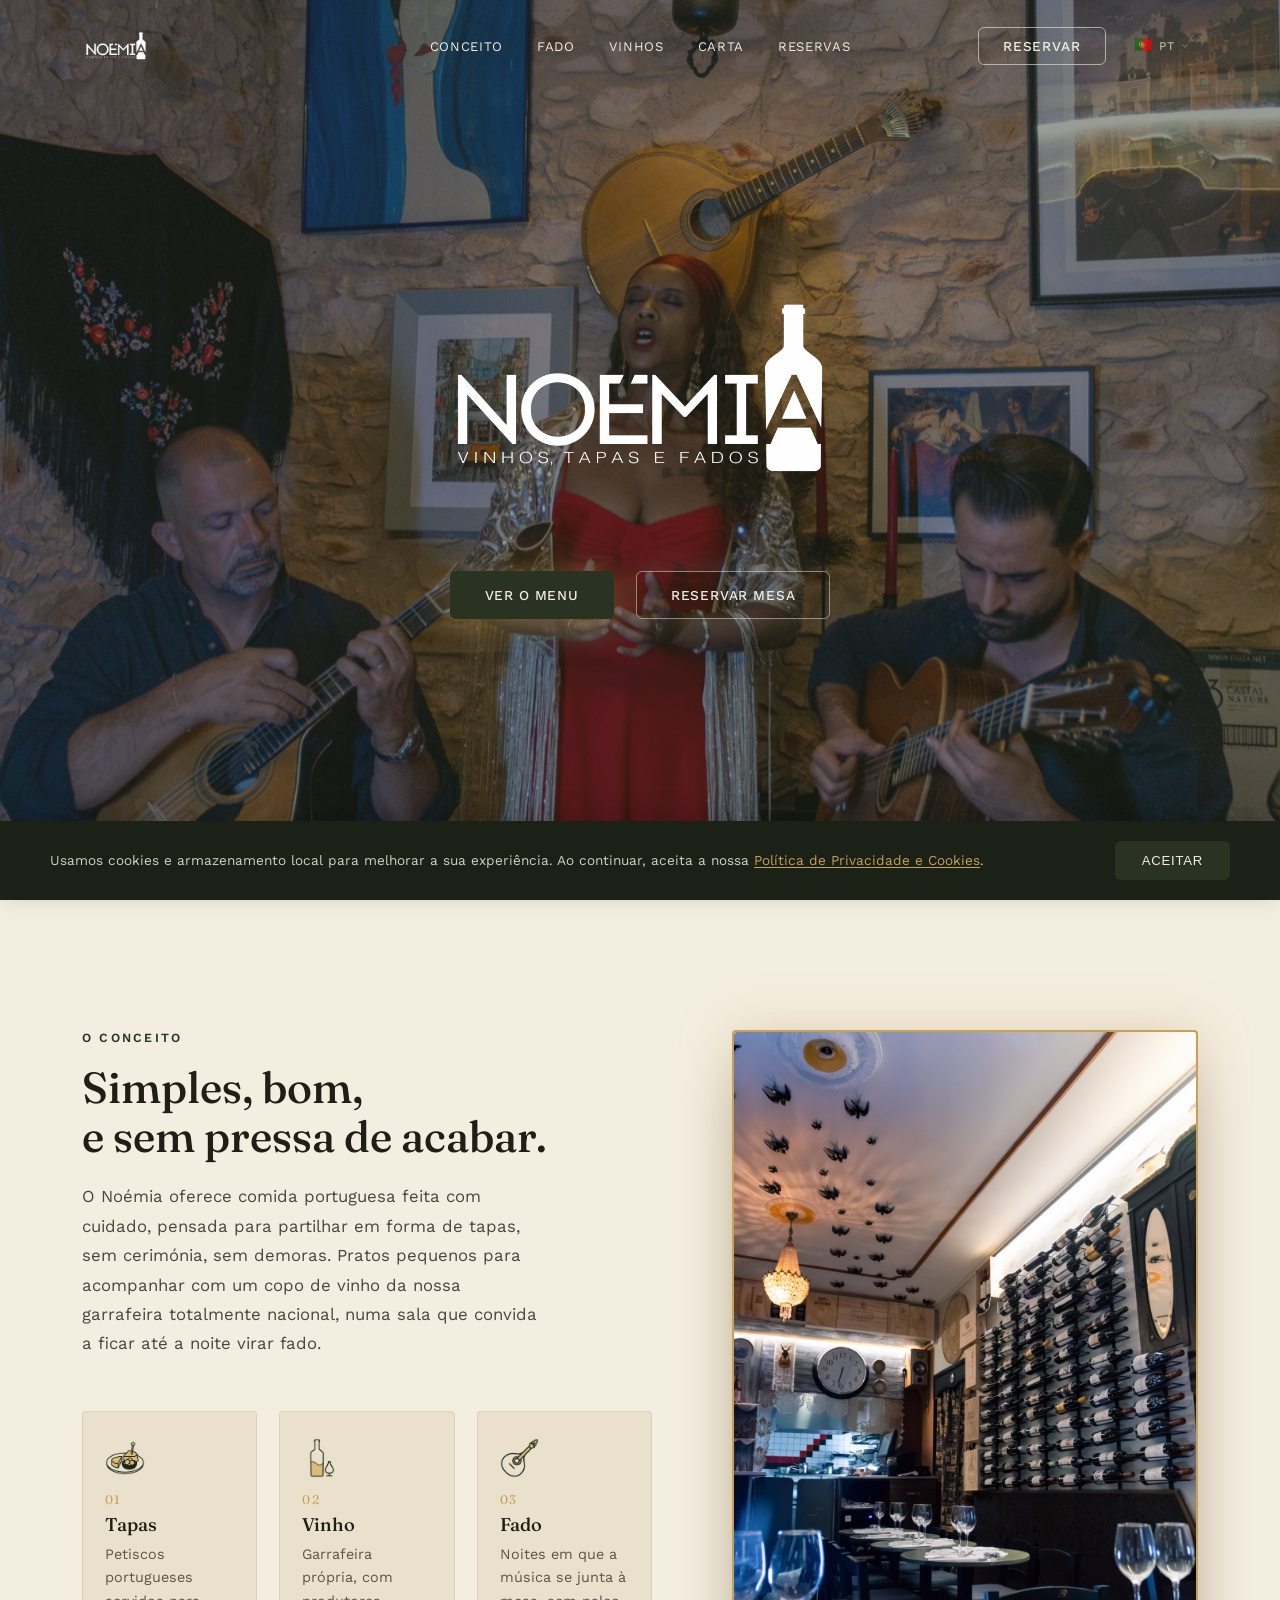
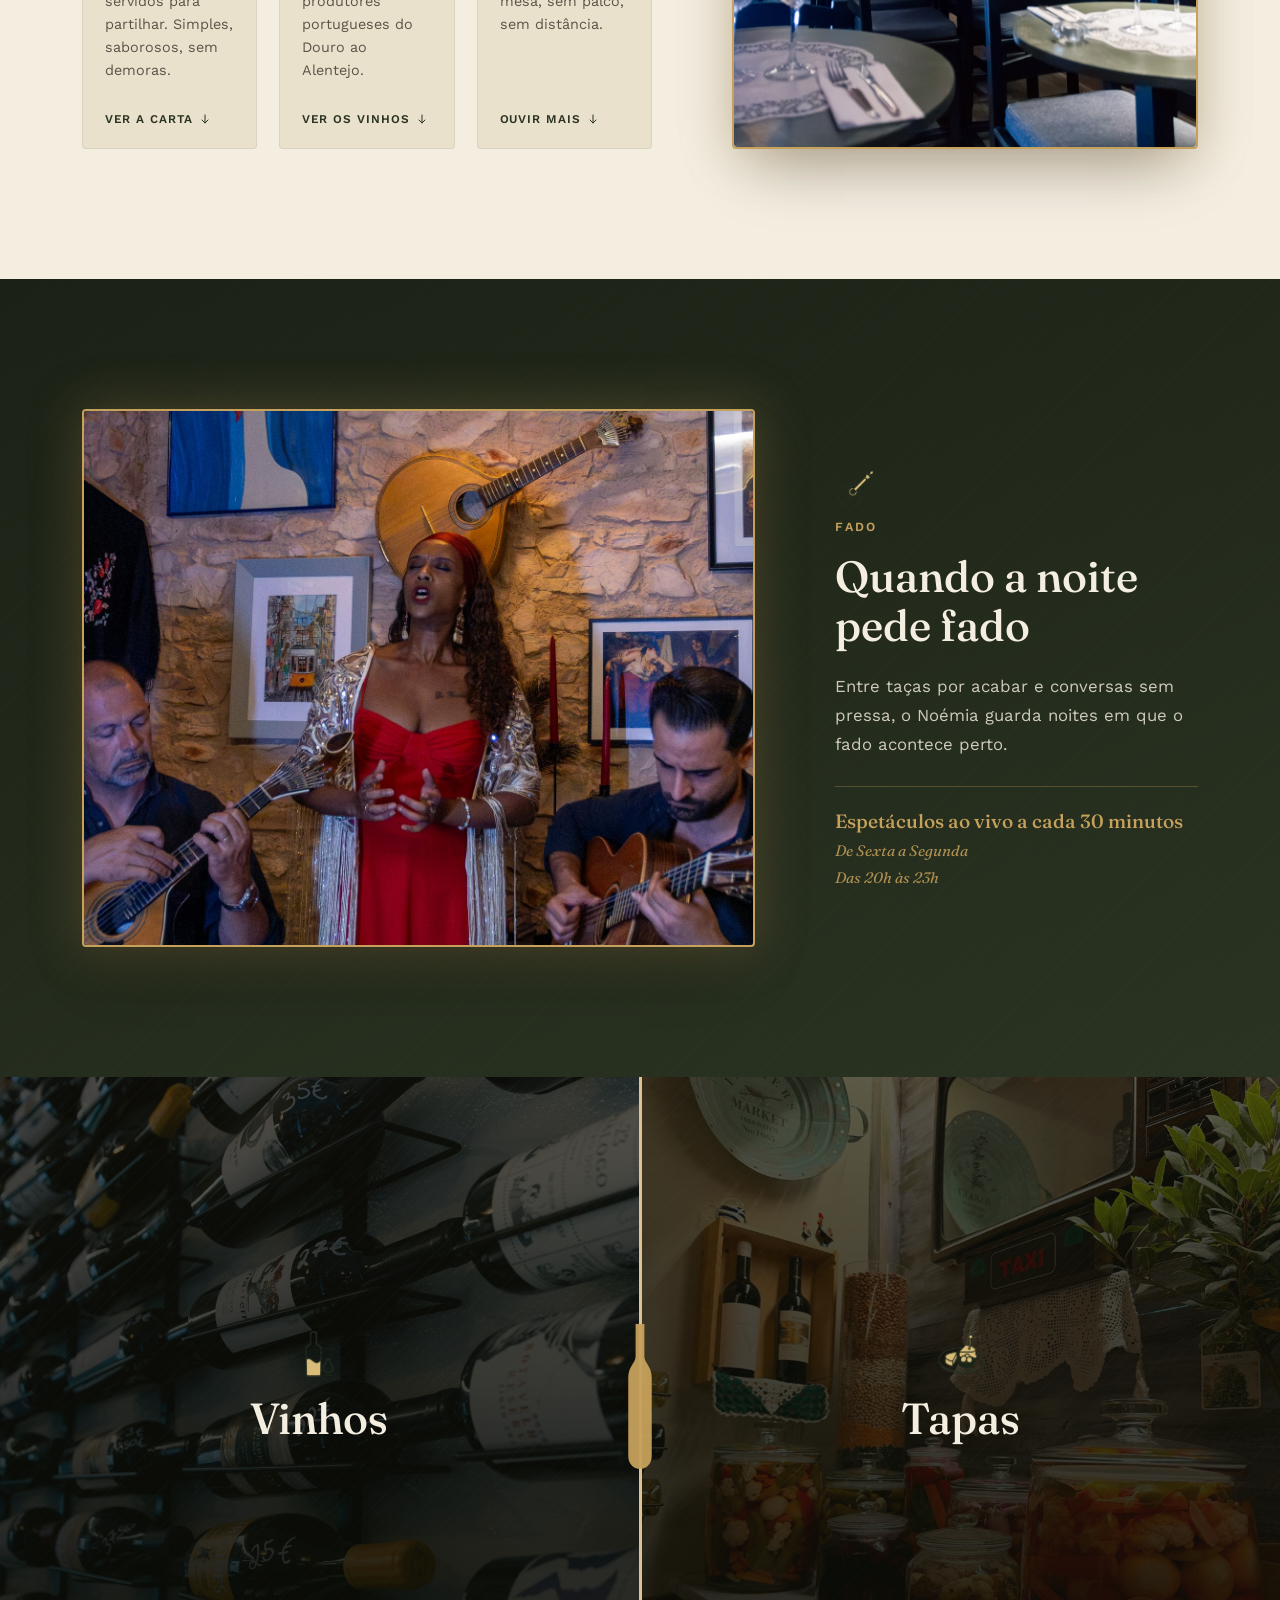
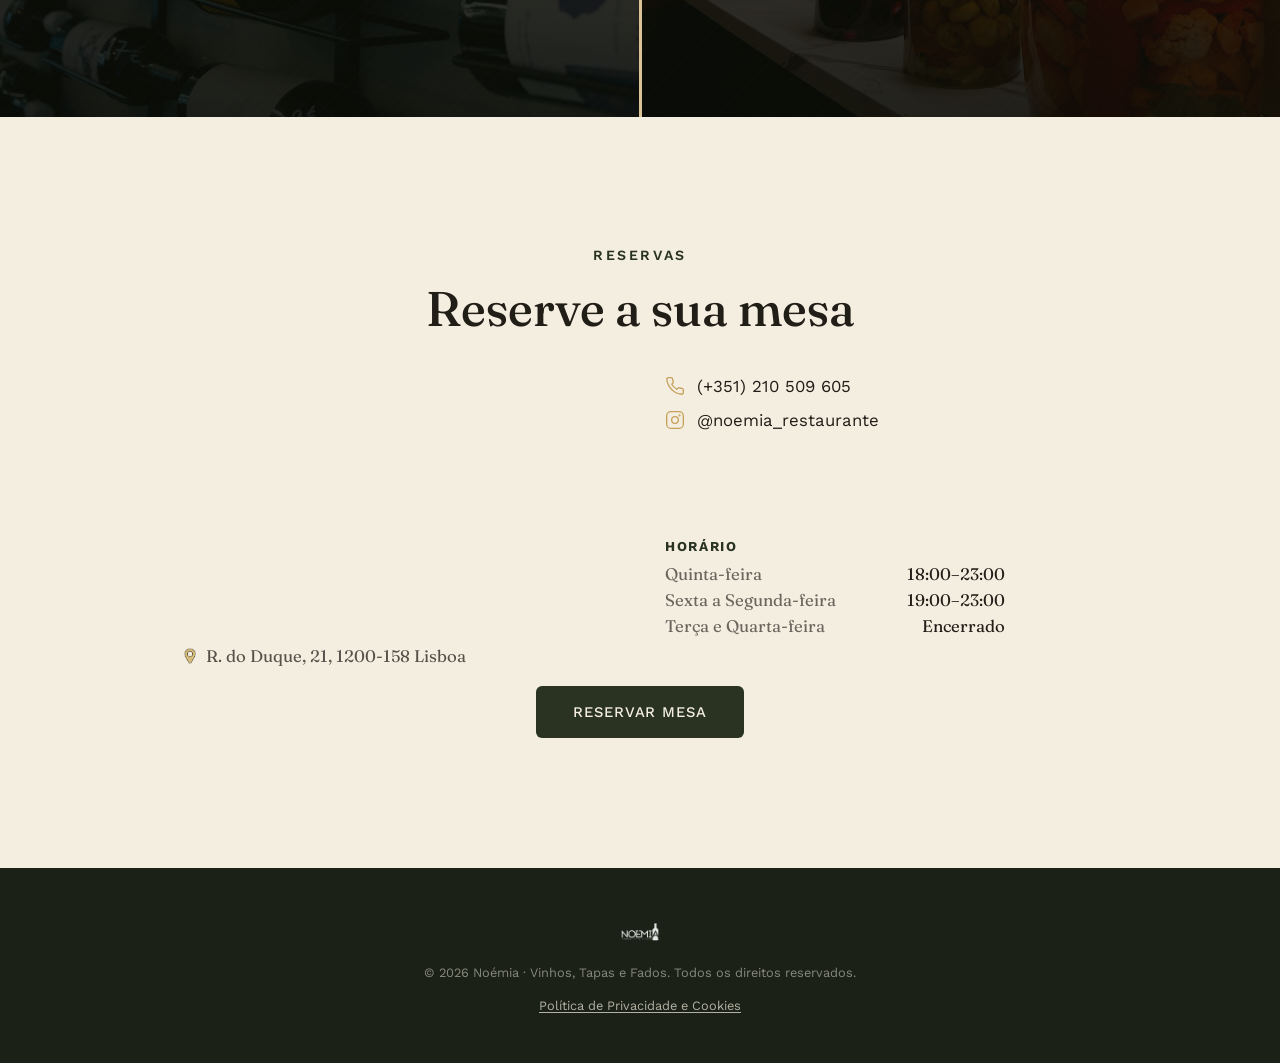
<file: index.html>
<!DOCTYPE html>
<html lang="pt-PT">
<head>
<meta charset="UTF-8">
<meta name="viewport" content="width=device-width, initial-scale=1.0">
<title data-i18n="meta.title.index">Noémia · Restaurante de Fado, Vinhos e Tapas em Lisboa</title>
<meta name="description" data-i18n-content="meta.description.index" content="Restaurante de fado ao vivo em Lisboa. Tapas portuguesas, vinhos de produtores nacionais e noites de fado no Noémia. Reserve a sua mesa.">
<meta name="robots" content="index, follow">
<link rel="canonical" href="https://noemia.pt/">
<link rel="alternate" hreflang="pt" href="https://noemia.pt/">
<link rel="alternate" hreflang="en" href="https://noemia.pt/en/">
<link rel="alternate" hreflang="x-default" href="https://noemia.pt/">

<meta property="og:type" content="website">
<meta property="og:site_name" content="Noémia">
<meta property="og:locale" content="pt_PT">
<meta property="og:locale:alternate" content="en_US">
<meta property="og:url" content="https://noemia.pt/">
<meta property="og:title" data-i18n-content="meta.title.index" content="Noémia · Restaurante de Fado, Vinhos e Tapas em Lisboa">
<meta property="og:description" data-i18n-content="meta.description.index" content="Restaurante de fado ao vivo em Lisboa. Tapas portuguesas, vinhos de produtores nacionais e noites de fado no Noémia. Reserve a sua mesa.">
<meta property="og:image" content="https://noemia.pt/assets/img/hero-1-desktop.jpg">
<meta name="twitter:card" content="summary_large_image">
<meta name="twitter:title" data-i18n-content="meta.title.index" content="Noémia · Restaurante de Fado, Vinhos e Tapas em Lisboa">
<meta name="twitter:description" data-i18n-content="meta.description.index" content="Restaurante de fado ao vivo em Lisboa. Tapas portuguesas, vinhos de produtores nacionais e noites de fado no Noémia. Reserve a sua mesa.">
<meta name="twitter:image" content="https://noemia.pt/assets/img/hero-1-desktop.jpg">

<link rel="icon" type="image/png" sizes="32x32" href="assets/logo/favicon-32.png">
<link rel="apple-touch-icon" href="assets/logo/apple-touch-icon.png">

<link rel="preconnect" href="https://fonts.googleapis.com">
<link rel="preconnect" href="https://fonts.gstatic.com" crossorigin>
<link href="https://fonts.googleapis.com/css2?family=Fraunces:ital,opsz,wght@0,9..144,300;0,9..144,500;0,9..144,600;1,9..144,500&family=Work+Sans:wght@300;400;500;600&display=swap" rel="stylesheet">

<link rel="stylesheet" href="assets/css/style.css">
<script type="application/ld+json">
{
  "@context": "https://schema.org",
  "@type": "Restaurant",
  "name": "Noémia",
  "image": "https://noemia.pt/assets/img/hero-1-desktop.jpg",
  "url": "https://noemia.pt/",
  "telephone": "+351210509605",
  "email": "noemia.contacto@gmail.com",
  "priceRange": "€€",
  "servesCuisine": "Portuguese",
  "menu": "https://noemia.pt/carta.html",
  "address": {
    "@type": "PostalAddress",
    "streetAddress": "R. do Duque, 21",
    "postalCode": "1200-158",
    "addressLocality": "Lisboa",
    "addressCountry": "PT"
  },
  "sameAs": [
    "https://www.instagram.com/noemia_restaurante/"
  ],
  "openingHoursSpecification": [
    {
      "@type": "OpeningHoursSpecification",
      "dayOfWeek": "Thursday",
      "opens": "18:00",
      "closes": "23:00"
    },
    {
      "@type": "OpeningHoursSpecification",
      "dayOfWeek": ["Friday", "Saturday", "Sunday", "Monday"],
      "opens": "19:00",
      "closes": "23:00"
    }
  ]
}
</script>
<script type="application/ld+json">
{
  "@context": "https://schema.org",
  "@type": "FAQPage",
  "mainEntity": [
    {
      "@type": "Question",
      "name": "Onde fica o Noémia?",
      "acceptedAnswer": { "@type": "Answer", "text": "O Noémia fica na R. do Duque, 21, 1200-158 Lisboa." }
    },
    {
      "@type": "Question",
      "name": "Que horas abre o Noémia?",
      "acceptedAnswer": { "@type": "Answer", "text": "O Noémia abre à Quinta-feira das 18h às 23h, e de Sexta a Segunda-feira das 19h às 23h. Encerrado à Terça e Quarta-feira." }
    },
    {
      "@type": "Question",
      "name": "Há fado ao vivo todas as noites?",
      "acceptedAnswer": { "@type": "Answer", "text": "Há espetáculos de fado ao vivo a cada 30 minutos, de Sexta a Segunda-feira, das 20h às 23h." }
    },
    {
      "@type": "Question",
      "name": "Preciso de reservar mesa?",
      "acceptedAnswer": { "@type": "Answer", "text": "Recomendamos reserva antecipada, especialmente nas noites de fado, através do sistema de reservas online ou por telefone." }
    },
    {
      "@type": "Question",
      "name": "Qual é a faixa de preço do Noémia?",
      "acceptedAnswer": { "@type": "Answer", "text": "O Noémia tem uma faixa de preço moderada (€€), com tapas para partilhar e vinhos portugueses por copo ou garrafa." }
    }
  ]
}
</script>
</head>
<body>

<!--
  NOTA PARA O CLIENTE:
  Os campos de morada, telefone, email e Instagram na secção "Reservas"
  (e no rodapé) estão marcados com [placeholder], substituir pelos
  dados reais do restaurante antes de publicar o site.
-->

<div class="grain"></div>

<header class="site-header" id="topo">
  <div class="container header-inner">
    <a href="#topo" class="brand">
      <img src="assets/logo/noemia-white.png" alt="Noémia · Vinhos, Tapas e Fados" class="brand-logo brand-logo-light" data-i18n-alt="meta.tagline">
      <img src="assets/logo/noemia-dark.png" alt="" aria-hidden="true" class="brand-logo brand-logo-dark">
    </a>

    <nav class="main-nav" id="main-nav">
      <a href="#conceito" data-i18n="nav.conceito">Conceito</a>
      <a href="#fado" data-i18n="nav.fado">Fado</a>
      <a href="vinhos.html" data-i18n="nav.vinhos">Vinhos</a>
      <a href="carta.html" data-i18n="nav.carta">Carta</a>
      <a href="#reservas" data-i18n="nav.reservas">Reservas</a>
    </nav>

    <div class="header-actions">
      <a href="https://reserve.dish.co/347019" target="_blank" rel="noopener" class="btn btn-outline nav-cta" data-i18n="nav.reservar">Reservar</a>

      <div class="lang-switch" id="lang-switch">
        <button type="button" class="lang-toggle" id="lang-toggle" aria-haspopup="true" aria-expanded="false" aria-label="Idioma / Language / Idioma / Langue">
          <span class="lang-flag" aria-hidden="true">🇵🇹</span>
          <span class="lang-current-code">PT</span>
          <svg class="lang-caret" viewBox="0 0 24 24" fill="none" stroke="currentColor" stroke-width="2" stroke-linecap="round" stroke-linejoin="round"><path d="M6 9l6 6 6-6"/></svg>
        </button>
        <div class="lang-menu" role="menu">
          <button type="button" class="lang-btn" data-lang="pt" role="menuitem"><span class="lang-flag" aria-hidden="true">🇵🇹</span>PT</button>
          <button type="button" class="lang-btn" data-lang="en" role="menuitem"><span class="lang-flag" aria-hidden="true">🇬🇧</span>EN</button>
          <button type="button" class="lang-btn" data-lang="es" role="menuitem"><span class="lang-flag" aria-hidden="true">🇪🇸</span>ES</button>
          <button type="button" class="lang-btn" data-lang="fr" role="menuitem"><span class="lang-flag" aria-hidden="true">🇫🇷</span>FR</button>
        </div>
      </div>

      <button class="nav-toggle" id="nav-toggle" aria-label="Abrir menu" data-i18n-aria-label="nav.toggle.aria" aria-expanded="false">
        <span></span><span></span><span></span>
      </button>
    </div>
  </div>
</header>

<main>

  <!-- HERO -->
  <section class="hero" id="inicio">
    <div class="hero-media">
      <picture class="hero-slide is-active">
        <source media="(min-width:761px)" srcset="assets/img/hero-1-desktop.jpg">
        <img src="assets/img/hero-1.jpg" alt="Fadista e guitarristas numa noite de fado no Noémia" data-i18n-alt="hero.img.alt" loading="eager">
      </picture>
      <img class="hero-slide" src="assets/img/hero-2.jpg" alt="Prato de tapas a ser servido no Noémia" data-i18n-alt="hero.img2.alt" loading="lazy">
      <img class="hero-slide" src="assets/img/hero-3.jpg" alt="Sala interior do Noémia com garrafeira de vinhos" data-i18n-alt="hero.img3.alt" loading="lazy">
      <img class="hero-slide" src="assets/img/hero-5.jpg" alt="Prato do Noémia com legumes salteados" data-i18n-alt="hero.img5.alt" loading="lazy">
      <div class="hero-overlay"></div>
    </div>

    <div class="hero-content container">
      <h1 class="visually-hidden" data-i18n="hero.h1">Noémia — Restaurante de Fado, Vinhos e Tapas em Lisboa</h1>
      <img src="assets/logo/noemia-white.png" alt="Noémia" class="hero-logo reveal">
      <div class="hero-actions reveal" style="transition-delay:.16s">
        <a href="carta.html" class="btn btn-primary" data-i18n="hero.cta.vermenu">Ver o Menu</a>
        <a href="https://reserve.dish.co/347019" target="_blank" rel="noopener" class="btn btn-ghost" data-i18n="cta.reservarmesa">Reservar Mesa</a>
      </div>
    </div>
  </section>

  <!-- CONCEITO -->
  <section class="section conceito" id="conceito">
    <div class="container split">
      <div class="split-text">
        <p class="eyebrow reveal" data-i18n="conceito.eyebrow">O Conceito</p>
        <h2 class="reveal" data-i18n-html="conceito.heading">Simples, bom,<br>e sem pressa de acabar.</h2>
        <p class="lead reveal" data-i18n="conceito.lead">
          O Noémia oferece comida portuguesa feita com cuidado, pensada para
          partilhar em forma de tapas, sem cerimónia, sem demoras. Pratos
          pequenos para acompanhar com um copo de vinho da nossa garrafeira
          totalmente nacional, numa sala que convida a ficar até a noite
          virar fado.
        </p>

        <div class="pillars">
          <a href="#carta" class="pillar reveal">
            <span class="pillar-icon">
              <img src="assets/icons/tapas.png" alt="" loading="lazy">
            </span>
            <span class="pillar-num">01</span>
            <h3 data-i18n="pillar.tapas.title">Tapas</h3>
            <p data-i18n="pillar.tapas.desc">Petiscos portugueses servidos para partilhar. Simples, saborosos, sem demoras.</p>
            <span class="pillar-link"><span data-i18n="pillar.tapas.link">Ver a carta</span>
              <svg viewBox="0 0 24 24" fill="none" stroke="currentColor" stroke-width="2" stroke-linecap="round" stroke-linejoin="round"><path d="M12 4v16"/><path d="M6 14l6 6 6-6"/></svg>
            </span>
          </a>
          <a href="#vinhos" class="pillar reveal">
            <span class="pillar-icon">
              <img src="assets/icons/vinhos.png" alt="" loading="lazy">
            </span>
            <span class="pillar-num">02</span>
            <h3 data-i18n="pillar.vinho.title">Vinho</h3>
            <p data-i18n="pillar.vinho.desc">Garrafeira própria, com produtores portugueses do Douro ao Alentejo.</p>
            <span class="pillar-link"><span data-i18n="pillar.vinho.link">Ver os vinhos</span>
              <svg viewBox="0 0 24 24" fill="none" stroke="currentColor" stroke-width="2" stroke-linecap="round" stroke-linejoin="round"><path d="M12 4v16"/><path d="M6 14l6 6 6-6"/></svg>
            </span>
          </a>
          <a href="#fado" class="pillar reveal">
            <span class="pillar-icon">
              <img src="assets/icons/fado.png" alt="" loading="lazy">
            </span>
            <span class="pillar-num">03</span>
            <h3 data-i18n="pillar.fado.title">Fado</h3>
            <p data-i18n="pillar.fado.desc">Noites em que a música se junta à mesa, sem palco, sem distância.</p>
            <span class="pillar-link"><span data-i18n="pillar.fado.link">Ouvir mais</span>
              <svg viewBox="0 0 24 24" fill="none" stroke="currentColor" stroke-width="2" stroke-linecap="round" stroke-linejoin="round"><path d="M12 4v16"/><path d="M6 14l6 6 6-6"/></svg>
            </span>
          </a>
        </div>
      </div>

      <div class="split-media conceito-media reveal">
        <img src="assets/img/conceito-foto.jpg" alt="Sala interior do Noémia com garrafeira de vinhos e mesas de jantar" data-i18n-alt="img.alt.salavinhos">
      </div>
    </div>
  </section>

  <!-- FADO -->
  <section class="section fado" id="fado">
    <div class="container split">
      <div class="split-media reveal">
        <img src="assets/img/fadista.jpg" alt="Fadista com guitarra portuguesa numa noite de fado no Noémia" data-i18n-alt="fado.img.alt">
      </div>

      <div class="split-text">
        <span class="fado-note reveal"><img src="assets/icons/fado.png" alt="" loading="lazy"></span>
        <p class="eyebrow eyebrow-light reveal" data-i18n="fado.eyebrow">Fado</p>
        <h2 class="reveal" data-i18n="fado.heading">Quando a noite pede fado</h2>
        <p class="lead lead-light reveal" data-i18n="fado.lead">Entre taças por acabar e conversas sem pressa, o Noémia guarda noites em que o fado acontece perto.</p>

        <div class="fado-info">
          <span class="fado-info-line reveal" data-i18n="fado.info.line1">Espetáculos ao vivo a cada 30 minutos</span>
          <span class="fado-info-line reveal" style="transition-delay:.1s" data-i18n="fado.info.line2">De Sexta a Segunda</span>
          <span class="fado-info-line reveal" style="transition-delay:.2s" data-i18n="fado.info.line3">Das 20h às 23h</span>
        </div>
      </div>
    </div>
  </section>

  <!-- VINHOS & TAPAS -->
  <section class="section split-reveal" id="vinhos">
    <div class="split-reveal-inner">
      <div class="split-panel split-panel-vinhos" data-panel="vinhos">
        <div class="split-panel-media">
          <img src="assets/img/parede-vinhos.jpg" alt="Parede de garrafas de vinho expostas no Noémia" data-i18n-alt="splitpanel.vinhos.img.alt">
        </div>
        <div class="split-panel-overlay"></div>
        <div class="split-panel-content">
          <span class="split-panel-icon">
            <img src="assets/icons/vinhos.png" alt="" loading="lazy">
          </span>
          <h3 class="split-panel-title" data-i18n="splitpanel.vinhos.title">Vinhos</h3>
          <span class="split-panel-hint" aria-hidden="true">
            <svg viewBox="0 0 24 24" fill="none" stroke="currentColor" stroke-width="2" stroke-linecap="round" stroke-linejoin="round"><path d="M6 9l6 6 6-6"/></svg>
          </span>
          <div class="split-panel-extra">
            <p data-i18n="splitpanel.vinhos.desc">Dezenas de referências portuguesas, tintos, brancos, rosés e verdes, escolhidas a preceito para acompanhar cada petisco. Do Douro ao Alentejo, da Bairrada a Monção e Melgaço.</p>
            <div class="wine-stats">
              <div><span class="wine-stat-num" data-target="40" data-suffix="+">0</span><span class="wine-stat-label" data-i18n="wine.stat.referencias">Referências</span></div>
              <div><span class="wine-stat-num" data-target="6">0</span><span class="wine-stat-label" data-i18n="wine.stat.regioes">Regiões</span></div>
              <div><span class="wine-stat-num" data-target="100" data-suffix="%">0</span><span class="wine-stat-label" data-i18n="wine.stat.nacionais">Nacionais</span></div>
            </div>
            <a href="vinhos.html" class="btn btn-outline-light" data-i18n="splitpanel.vinhos.cta">Ver Carta de Vinhos</a>
          </div>
        </div>
      </div>

      <div class="split-divider" aria-hidden="true">
        <span class="split-divider-line"></span>
        <span class="split-divider-bottle">
          <svg viewBox="0 0 60 200" fill="currentColor">
            <path d="M24,0 H36 V45 C36,53 46,58 46,74 V180 C46,191 39,198 30,198 C21,198 14,191 14,180 V74 C14,58 24,53 24,45 Z"/>
          </svg>
        </span>
      </div>

      <div class="split-panel split-panel-tapas" data-panel="tapas" id="carta">
        <div class="split-panel-media">
          <img src="assets/img/conservas-caseiras.jpg" alt="Seleção de tapas e conservas portuguesas com vinho" data-i18n-alt="splitpanel.tapas.img.alt">
        </div>
        <div class="split-panel-overlay"></div>
        <div class="split-panel-content">
          <span class="split-panel-icon">
            <img src="assets/icons/tapas.png" alt="" loading="lazy">
          </span>
          <h3 class="split-panel-title" data-i18n="splitpanel.tapas.title">Tapas</h3>
          <span class="split-panel-hint" aria-hidden="true">
            <svg viewBox="0 0 24 24" fill="none" stroke="currentColor" stroke-width="2" stroke-linecap="round" stroke-linejoin="round"><path d="M6 9l6 6 6-6"/></svg>
          </span>
          <div class="split-panel-extra">
            <p data-i18n="splitpanel.tapas.desc">Do couvert aos cachorros, passando pelas tibornas, pratos pequenos, pensados para chegar depressa e serem partilhados à mesa, entre um copo de vinho e outro.</p>
            <a href="carta.html" class="btn btn-outline-light" data-i18n="splitpanel.tapas.cta">Ver Menu Completo</a>
          </div>
        </div>
      </div>
    </div>
  </section>

  <!-- RESERVAS -->
  <section class="section reservas" id="reservas">
    <div class="container reservas-head reveal">
      <p class="eyebrow" data-i18n="reservas.eyebrow">Reservas</p>
      <h2 data-i18n="reservas.heading">Reserve a sua mesa</h2>
    </div>

    <div class="container reservas-strip reveal">
      <div class="reservas-map">
        <iframe
          src="https://www.google.com/maps?q=No%C3%A9mia%2C%20R.%20do%20Duque%2C%2021%2C%201200-158%20Lisboa%2C%20Portugal&output=embed"
          width="100%" height="260" style="border:0;" allowfullscreen loading="lazy"
          referrerpolicy="no-referrer-when-downgrade" title="Localização do Noémia" data-i18n-title="reservas.map.title"></iframe>
        <p class="reservas-address"><img src="assets/icons/visitar.png" alt="" class="reservas-address-icon" loading="lazy">R. do Duque, 21, 1200-158 Lisboa</p>
      </div>

      <div class="reservas-details">
        <div class="reservas-contacts">
          <a href="tel:+351210509605" class="reservas-contact-item">
            <span class="reservas-contact-icon" aria-hidden="true"><svg viewBox="0 0 24 24" fill="none" stroke="currentColor" stroke-width="1.6" stroke-linecap="round" stroke-linejoin="round"><path d="M22 16.92v3a2 2 0 0 1-2.18 2 19.79 19.79 0 0 1-8.63-3.07 19.5 19.5 0 0 1-6-6 19.79 19.79 0 0 1-3.07-8.67A2 2 0 0 1 4.11 2h3a2 2 0 0 1 2 1.72c.127.96.361 1.902.7 2.81a2 2 0 0 1-.45 2.11L8.09 9.91a16 16 0 0 0 6 6l1.27-1.27a2 2 0 0 1 2.11-.45c.908.339 1.85.573 2.81.7A2 2 0 0 1 22 16.92z"/></svg></span>
            (+351) 210 509 605
          </a>
          <a href="https://www.instagram.com/noemia_restaurante/" target="_blank" rel="noopener" class="reservas-contact-item">
            <span class="reservas-contact-icon" aria-hidden="true"><svg viewBox="0 0 24 24" fill="none" stroke="currentColor" stroke-width="1.6" stroke-linecap="round" stroke-linejoin="round"><rect x="2" y="2" width="20" height="20" rx="5"/><circle cx="12" cy="12" r="4"/><circle cx="17.5" cy="6.5" r=".5" fill="currentColor"/></svg></span>
            @noemia_restaurante
          </a>
        </div>

        <div class="reservas-hours-block">
          <p class="reservas-hours-label" data-i18n="reservas.label.horario">Horário</p>
          <ul class="reservas-hours">
            <li><span class="day" data-i18n="hours.quinta">Quinta-feira</span><span class="time">18:00–23:00</span></li>
            <li><span class="day" data-i18n="hours.sexta_a_segunda">Sexta a Segunda-feira</span><span class="time">19:00–23:00</span></li>
            <li><span class="day" data-i18n="hours.terca_e_quarta">Terça e Quarta-feira</span><span class="time" data-i18n="hours.closed">Encerrado</span></li>
          </ul>
        </div>
      </div>
    </div>

    <div class="container reservas-cta-wrap reveal">
      <a href="https://reserve.dish.co/347019" target="_blank" rel="noopener" class="btn btn-primary" data-i18n="reservas.cta">Reservar Mesa</a>
    </div>
  </section>

  <!-- FAQ -->
  <section class="section faq visually-hidden" id="faq">
    <div class="container section-head reveal">
      <p class="eyebrow" data-i18n="faq.eyebrow">Perguntas Frequentes</p>
      <h2 data-i18n="faq.heading">Tudo o que precisa de saber</h2>
    </div>
    <div class="container faq-list">
      <div class="faq-item reveal">
        <h3 data-i18n="faq.q1">Onde fica o Noémia?</h3>
        <p data-i18n="faq.a1">O Noémia fica na R. do Duque, 21, 1200-158 Lisboa.</p>
      </div>
      <div class="faq-item reveal">
        <h3 data-i18n="faq.q2">Que horas abre o Noémia?</h3>
        <p data-i18n="faq.a2">O Noémia abre à Quinta-feira das 18h às 23h, e de Sexta a Segunda-feira das 19h às 23h. Encerrado à Terça e Quarta-feira.</p>
      </div>
      <div class="faq-item reveal">
        <h3 data-i18n="faq.q3">Há fado ao vivo todas as noites?</h3>
        <p data-i18n="faq.a3">Há espetáculos de fado ao vivo a cada 30 minutos, de Sexta a Segunda-feira, das 20h às 23h.</p>
      </div>
      <div class="faq-item reveal">
        <h3 data-i18n="faq.q4">Preciso de reservar mesa?</h3>
        <p data-i18n="faq.a4">Recomendamos reserva antecipada, especialmente nas noites de fado, através do nosso sistema de reservas online ou por telefone.</p>
      </div>
      <div class="faq-item reveal">
        <h3 data-i18n="faq.q5">Qual é a faixa de preço do Noémia?</h3>
        <p data-i18n="faq.a5">O Noémia tem uma faixa de preço moderada (€€), com tapas para partilhar e vinhos portugueses por copo ou garrafa.</p>
      </div>
    </div>
  </section>

</main>

<footer class="site-footer">
  <div class="container footer-inner">
    <img src="assets/logo/noemia-white.png" alt="Noémia" class="footer-logo">
    <p>&copy; <span id="year"></span> <span data-i18n="footer.text">Noémia · Vinhos, Tapas e Fados. Todos os direitos reservados.</span></p>
    <p class="footer-legal-link"><a href="politica-privacidade.html">Política de Privacidade e Cookies</a></p>
  </div>
</footer>

<div class="mobile-cta-bar">
  <a href="https://reserve.dish.co/347019" target="_blank" rel="noopener" class="btn btn-primary" data-i18n="cta.reservarmesa">Reservar Mesa</a>
</div>

<div class="cookie-banner" id="cookie-banner">
  <div class="cookie-banner-inner">
    <p class="cookie-banner-text">
      <span data-i18n="cookie.text">Usamos cookies e armazenamento local para melhorar a sua experiência.</span>
      <a href="politica-privacidade.html" data-i18n="cookie.link">Política de Privacidade e Cookies</a>.
    </p>
    <div class="cookie-banner-actions">
      <button type="button" class="btn btn-primary cookie-accept" id="cookie-accept" data-i18n="cookie.accept">Aceitar</button>
    </div>
  </div>
</div>

<script src="assets/js/script.js"></script>
<script src="assets/js/i18n.js"></script>
</body>
</html>
</file>
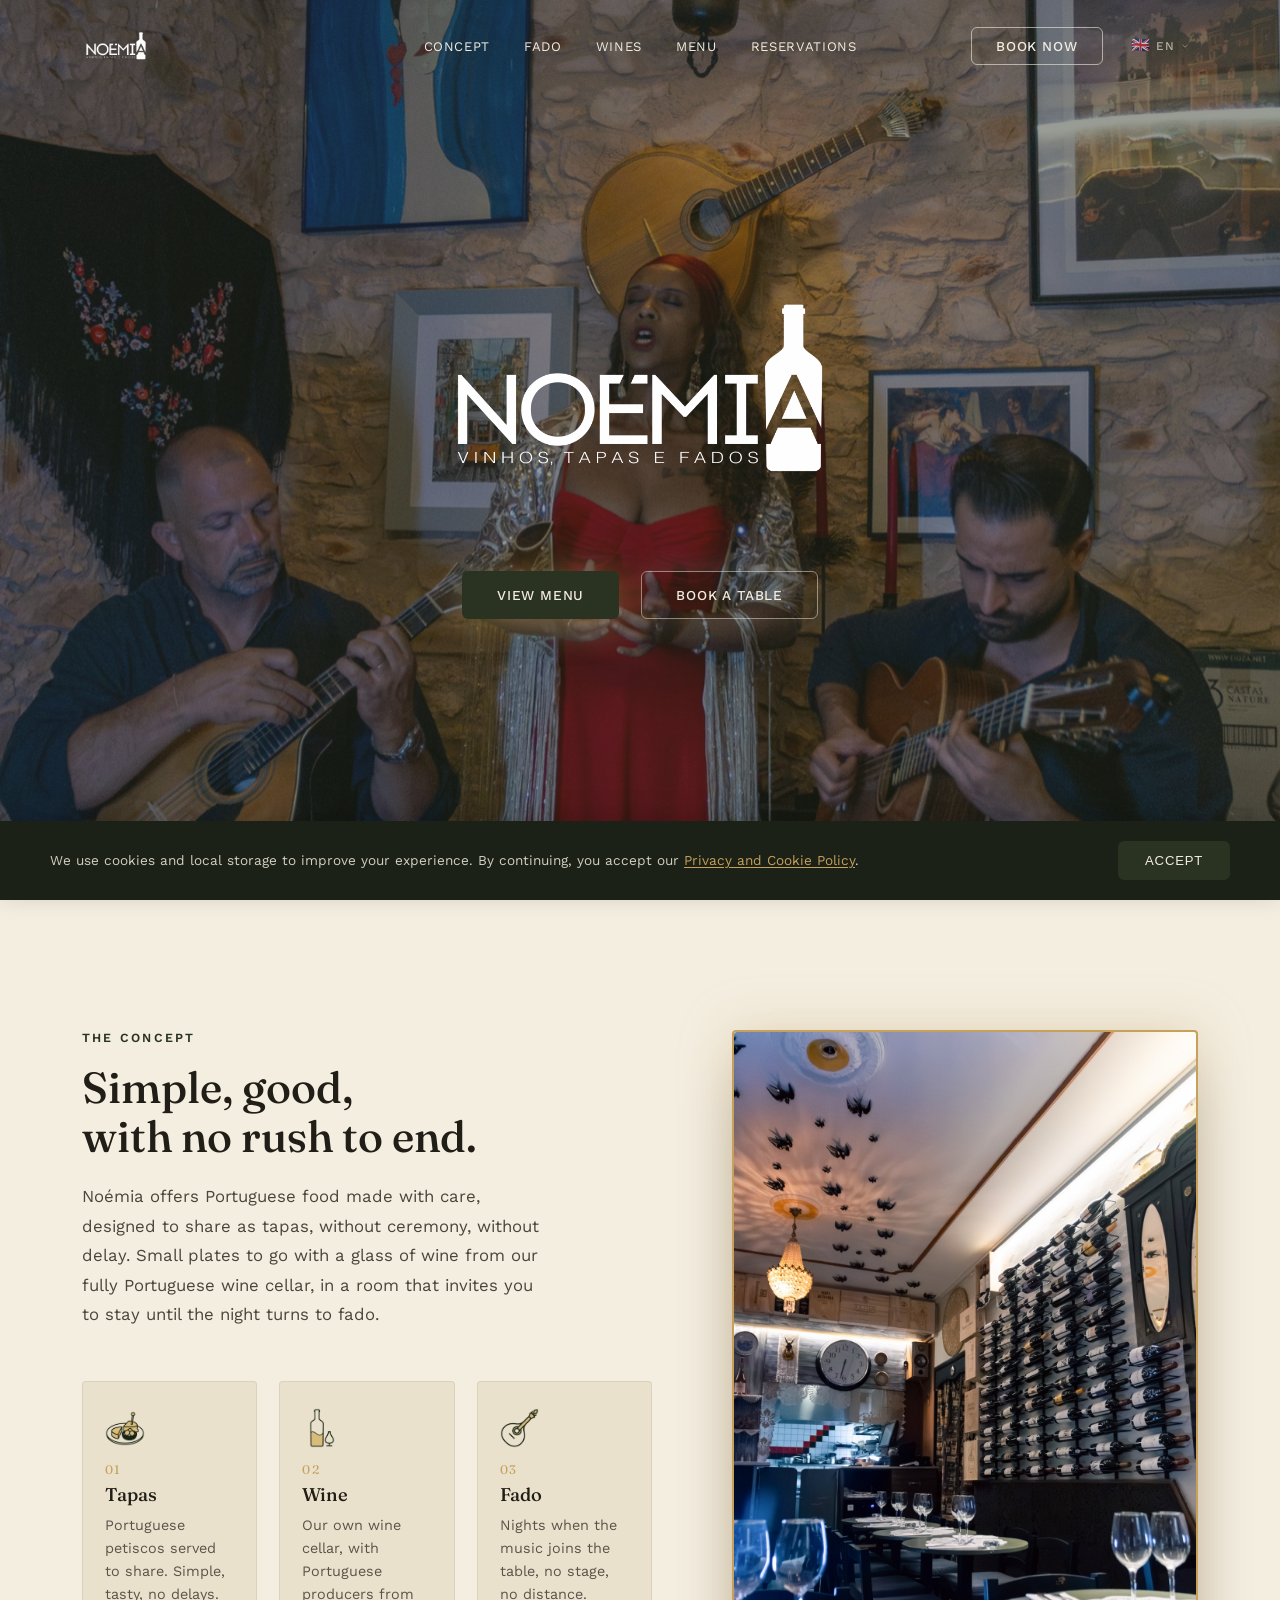
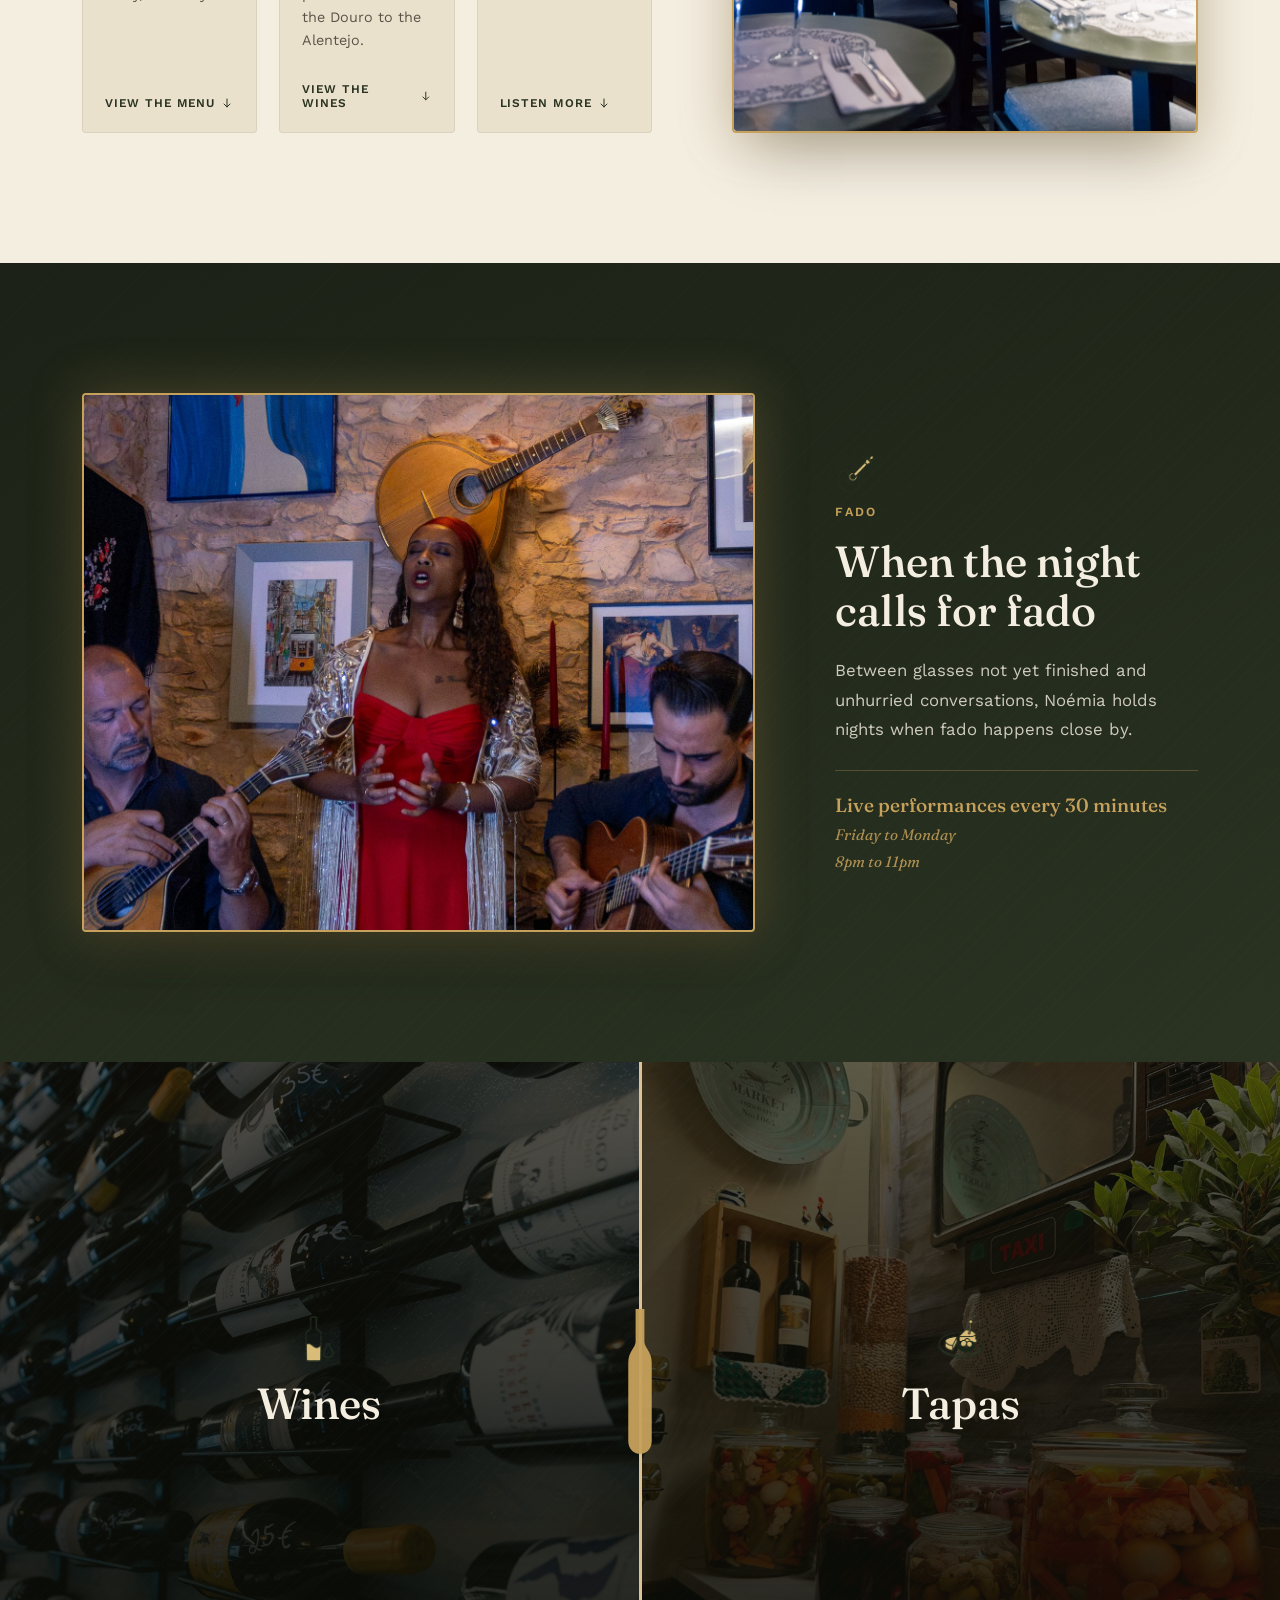
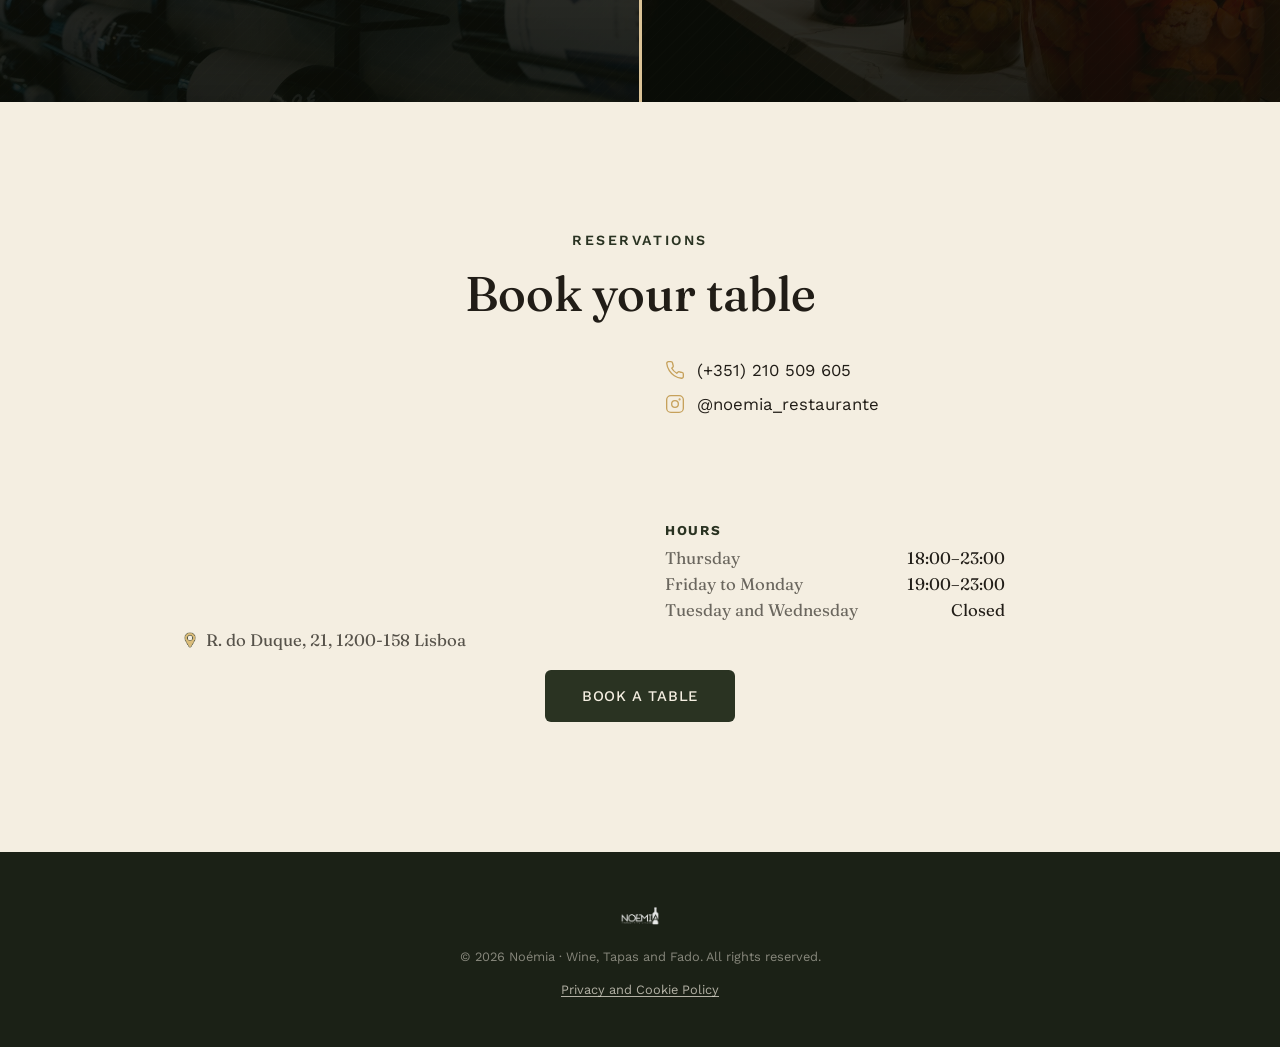
<file: en/index.html>
<!DOCTYPE html>

<html lang="en">
<head>
<meta charset="utf-8"/>
<meta content="width=device-width, initial-scale=1.0" name="viewport"/>
<title data-i18n="meta.title.index">Noémia · Live Fado, Wine &amp; Tapas Restaurant in Lisbon</title>
<meta content="Live fado restaurant in Lisbon. Portuguese tapas, wines from national producers and fado nights at Noémia. Book your table." data-i18n-content="meta.description.index" name="description"/>
<meta content="index, follow" name="robots"/>
<link href="https://noemia.pt/en/" rel="canonical"/>
<link href="https://noemia.pt/" hreflang="pt" rel="alternate"/>
<link href="https://noemia.pt/en/" hreflang="en" rel="alternate"/>
<link href="https://noemia.pt/" hreflang="x-default" rel="alternate"/>
<meta content="website" property="og:type"/>
<meta content="Noémia" property="og:site_name"/>
<meta content="en_US" property="og:locale"/>
<meta content="pt_PT" property="og:locale:alternate"/>
<meta content="https://noemia.pt/en/" property="og:url"/>
<meta content="Noémia · Live Fado, Wine &amp; Tapas Restaurant in Lisbon" data-i18n-content="meta.title.index" property="og:title"/>
<meta content="Live fado restaurant in Lisbon. Portuguese tapas, wines from national producers and fado nights at Noémia. Book your table." data-i18n-content="meta.description.index" property="og:description"/>
<meta content="https://noemia.pt/assets/img/hero-1-desktop.jpg" property="og:image"/>
<meta content="summary_large_image" name="twitter:card"/>
<meta content="Noémia · Live Fado, Wine &amp; Tapas Restaurant in Lisbon" data-i18n-content="meta.title.index" name="twitter:title"/>
<meta content="Live fado restaurant in Lisbon. Portuguese tapas, wines from national producers and fado nights at Noémia. Book your table." data-i18n-content="meta.description.index" name="twitter:description"/>
<meta content="https://noemia.pt/assets/img/hero-1-desktop.jpg" name="twitter:image"/>
<link href="../assets/logo/favicon-32.png" rel="icon" sizes="32x32" type="image/png"/>
<link href="../assets/logo/apple-touch-icon.png" rel="apple-touch-icon"/>
<link href="https://fonts.googleapis.com" rel="preconnect"/>
<link crossorigin="" href="https://fonts.gstatic.com" rel="preconnect"/>
<link href="https://fonts.googleapis.com/css2?family=Fraunces:ital,opsz,wght@0,9..144,300;0,9..144,500;0,9..144,600;1,9..144,500&amp;family=Work+Sans:wght@300;400;500;600&amp;display=swap" rel="stylesheet"/>
<link href="../assets/css/style.css" rel="stylesheet"/>
<script type="application/ld+json">
{
  "@context": "https://schema.org",
  "@type": "Restaurant",
  "name": "Noémia",
  "image": "https://noemia.pt/assets/img/hero-1-desktop.jpg",
  "url": "https://noemia.pt/en/",
  "telephone": "+351210509605",
  "email": "noemia.contacto@gmail.com",
  "priceRange": "€€",
  "servesCuisine": "Portuguese",
  "menu": "https://noemia.pt/en/carta.html",
  "address": {
    "@type": "PostalAddress",
    "streetAddress": "R. do Duque, 21",
    "postalCode": "1200-158",
    "addressLocality": "Lisboa",
    "addressCountry": "PT"
  },
  "sameAs": [
    "https://www.instagram.com/noemia_restaurante/"
  ],
  "openingHoursSpecification": [
    {
      "@type": "OpeningHoursSpecification",
      "dayOfWeek": "Thursday",
      "opens": "18:00",
      "closes": "23:00"
    },
    {
      "@type": "OpeningHoursSpecification",
      "dayOfWeek": ["Friday", "Saturday", "Sunday", "Monday"],
      "opens": "19:00",
      "closes": "23:00"
    }
  ]
}
</script>
<script type="application/ld+json">
{
  "@context": "https://schema.org",
  "@type": "FAQPage",
  "mainEntity": [
    {
      "@type": "Question",
      "name": "Where is Noémia located?",
      "acceptedAnswer": { "@type": "Answer", "text": "Noémia is located at R. do Duque, 21, 1200-158 Lisbon." }
    },
    {
      "@type": "Question",
      "name": "What are Noémia's opening hours?",
      "acceptedAnswer": { "@type": "Answer", "text": "Noémia is open Thursday from 6pm to 11pm, and Friday to Monday from 7pm to 11pm. Closed on Tuesday and Wednesday." }
    },
    {
      "@type": "Question",
      "name": "Is there live fado every night?",
      "acceptedAnswer": { "@type": "Answer", "text": "There are live fado performances every 30 minutes, Friday to Monday, from 8pm to 11pm." }
    },
    {
      "@type": "Question",
      "name": "Do I need to book a table?",
      "acceptedAnswer": { "@type": "Answer", "text": "We recommend booking in advance, especially on fado nights, through our online booking system or by phone." }
    },
    {
      "@type": "Question",
      "name": "What is Noémia's price range?",
      "acceptedAnswer": { "@type": "Answer", "text": "Noémia has a moderate price range (€€), with tapas to share and Portuguese wines by the glass or bottle." }
    }
  ]
}
</script>
</head>
<body>
<!--
  NOTA PARA O CLIENTE:
  Os campos de morada, telefone, email e Instagram na secção "Reservas"
  (e no rodapé) estão marcados com [placeholder], substituir pelos
  dados reais do restaurante antes de publicar o site.
-->
<div class="grain"></div>
<header class="site-header" id="topo">
<div class="container header-inner">
<a class="brand" href="#topo">
<img alt="Noémia · Wine, Tapas and Fado" class="brand-logo brand-logo-light" data-i18n-alt="meta.tagline" src="../assets/logo/noemia-white.png"/>
<img alt="" aria-hidden="true" class="brand-logo brand-logo-dark" src="../assets/logo/noemia-dark.png"/>
</a>
<nav class="main-nav" id="main-nav">
<a data-i18n="nav.conceito" href="#conceito">Concept</a>
<a data-i18n="nav.fado" href="#fado">Fado</a>
<a data-i18n="nav.vinhos" href="vinhos.html">Wines</a>
<a data-i18n="nav.carta" href="carta.html">Menu</a>
<a data-i18n="nav.reservas" href="#reservas">Reservations</a>
</nav>
<div class="header-actions">
<a class="btn btn-outline nav-cta" data-i18n="nav.reservar" href="https://reserve.dish.co/347019" rel="noopener" target="_blank">Book Now</a>
<div class="lang-switch" id="lang-switch">
<button aria-expanded="false" aria-haspopup="true" aria-label="Idioma / Language / Idioma / Langue" class="lang-toggle" id="lang-toggle" type="button">
<span aria-hidden="true" class="lang-flag">🇵🇹</span>
<span class="lang-current-code">PT</span>
<svg class="lang-caret" fill="none" stroke="currentColor" stroke-linecap="round" stroke-linejoin="round" stroke-width="2" viewbox="0 0 24 24"><path d="M6 9l6 6 6-6"></path></svg>
</button>
<div class="lang-menu" role="menu">
<button class="lang-btn" data-lang="pt" role="menuitem" type="button"><span aria-hidden="true" class="lang-flag">🇵🇹</span>PT</button>
<button class="lang-btn" data-lang="en" role="menuitem" type="button"><span aria-hidden="true" class="lang-flag">🇬🇧</span>EN</button>
<button class="lang-btn" data-lang="es" role="menuitem" type="button"><span aria-hidden="true" class="lang-flag">🇪🇸</span>ES</button>
<button class="lang-btn" data-lang="fr" role="menuitem" type="button"><span aria-hidden="true" class="lang-flag">🇫🇷</span>FR</button>
</div>
</div>
<button aria-expanded="false" aria-label="Open menu" class="nav-toggle" data-i18n-aria-label="nav.toggle.aria" id="nav-toggle">
<span></span><span></span><span></span>
</button>
</div>
</div>
</header>
<main>
<!-- HERO -->
<section class="hero" id="inicio">
<div class="hero-media">
<picture class="hero-slide is-active">
<source media="(min-width:761px)" srcset="../assets/img/hero-1-desktop.jpg"/>
<img alt="Noémia dining room with swallows painted on the ceiling and a crystal chandelier" data-i18n-alt="hero.img.alt" loading="eager" src="../assets/img/hero-1.jpg"/>
</picture>
<img alt="Plate of tapas being served at Noémia" class="hero-slide" data-i18n-alt="hero.img2.alt" loading="lazy" src="../assets/img/hero-2.jpg"/>
<img alt="Noémia's interior dining room with wine cellar" class="hero-slide" data-i18n-alt="hero.img3.alt" loading="lazy" src="../assets/img/hero-3.jpg"/>
<img alt="Noémia dish with sautéed vegetables" class="hero-slide" data-i18n-alt="hero.img5.alt" loading="lazy" src="../assets/img/hero-5.jpg"/>
<div class="hero-overlay"></div>
</div>
<div class="hero-content container">
<h1 class="visually-hidden" data-i18n="hero.h1">Noémia — Live Fado, Portuguese Wine &amp; Tapas Restaurant in Lisbon</h1>
<img alt="Noémia" class="hero-logo reveal" src="../assets/logo/noemia-white.png"/>
<div class="hero-actions reveal" style="transition-delay:.16s">
<a class="btn btn-primary" data-i18n="hero.cta.vermenu" href="carta.html">View Menu</a>
<a class="btn btn-ghost" data-i18n="cta.reservarmesa" href="https://reserve.dish.co/347019" rel="noopener" target="_blank">Book a Table</a>
</div>
</div>
</section>
<!-- CONCEITO -->
<section class="section conceito" id="conceito">
<div class="container split">
<div class="split-text">
<p class="eyebrow reveal" data-i18n="conceito.eyebrow">The Concept</p>
<h2 class="reveal" data-i18n-html="conceito.heading">Simple, good,<br/>with no rush to end.</h2>
<p class="lead reveal" data-i18n="conceito.lead">Noémia offers Portuguese food made with care, designed to share as tapas, without ceremony, without delay. Small plates to go with a glass of wine from our fully Portuguese wine cellar, in a room that invites you to stay until the night turns to fado.</p>
<div class="pillars">
<a class="pillar reveal" href="#carta">
<span class="pillar-icon">
<img alt="" loading="lazy" src="../assets/icons/tapas.png"/>
</span>
<span class="pillar-num">01</span>
<h3 data-i18n="pillar.tapas.title">Tapas</h3>
<p data-i18n="pillar.tapas.desc">Portuguese petiscos served to share. Simple, tasty, no delays.</p>
<span class="pillar-link"><span data-i18n="pillar.tapas.link">View the menu</span>
<svg fill="none" stroke="currentColor" stroke-linecap="round" stroke-linejoin="round" stroke-width="2" viewbox="0 0 24 24"><path d="M12 4v16"></path><path d="M6 14l6 6 6-6"></path></svg>
</span>
</a>
<a class="pillar reveal" href="#vinhos">
<span class="pillar-icon">
<img alt="" loading="lazy" src="../assets/icons/vinhos.png"/>
</span>
<span class="pillar-num">02</span>
<h3 data-i18n="pillar.vinho.title">Wine</h3>
<p data-i18n="pillar.vinho.desc">Our own wine cellar, with Portuguese producers from the Douro to the Alentejo.</p>
<span class="pillar-link"><span data-i18n="pillar.vinho.link">View the wines</span>
<svg fill="none" stroke="currentColor" stroke-linecap="round" stroke-linejoin="round" stroke-width="2" viewbox="0 0 24 24"><path d="M12 4v16"></path><path d="M6 14l6 6 6-6"></path></svg>
</span>
</a>
<a class="pillar reveal" href="#fado">
<span class="pillar-icon">
<img alt="" loading="lazy" src="../assets/icons/fado.png"/>
</span>
<span class="pillar-num">03</span>
<h3 data-i18n="pillar.fado.title">Fado</h3>
<p data-i18n="pillar.fado.desc">Nights when the music joins the table, no stage, no distance.</p>
<span class="pillar-link"><span data-i18n="pillar.fado.link">Listen more</span>
<svg fill="none" stroke="currentColor" stroke-linecap="round" stroke-linejoin="round" stroke-width="2" viewbox="0 0 24 24"><path d="M12 4v16"></path><path d="M6 14l6 6 6-6"></path></svg>
</span>
</a>
</div>
</div>
<div class="split-media conceito-media reveal">
<img alt="Noémia interior room with wine cellar and dining tables" data-i18n-alt="img.alt.salavinhos" src="../assets/img/conceito-foto.jpg"/>
</div>
</div>
</section>
<!-- FADO -->
<section class="section fado" id="fado">
<div class="container split">
<div class="split-media reveal">
<img alt="Fado singer with Portuguese guitar on a fado night at Noémia" data-i18n-alt="fado.img.alt" src="../assets/img/fadista.jpg"/>
</div>
<div class="split-text">
<span class="fado-note reveal"><img alt="" loading="lazy" src="../assets/icons/fado.png"/></span>
<p class="eyebrow eyebrow-light reveal" data-i18n="fado.eyebrow">Fado</p>
<h2 class="reveal" data-i18n="fado.heading">When the night calls for fado</h2>
<p class="lead lead-light reveal" data-i18n="fado.lead">Between glasses not yet finished and unhurried conversations, Noémia holds nights when fado happens close by.</p>
<div class="fado-info">
<span class="fado-info-line reveal" data-i18n="fado.info.line1">Live performances every 30 minutes</span>
<span class="fado-info-line reveal" data-i18n="fado.info.line2" style="transition-delay:.1s">Friday to Monday</span>
<span class="fado-info-line reveal" data-i18n="fado.info.line3" style="transition-delay:.2s">8pm to 11pm</span>
</div>
</div>
</div>
</section>
<!-- VINHOS & TAPAS -->
<section class="section split-reveal" id="vinhos">
<div class="split-reveal-inner">
<div class="split-panel split-panel-vinhos" data-panel="vinhos">
<div class="split-panel-media">
<img alt="Wall of wine bottles on display at Noémia" data-i18n-alt="splitpanel.vinhos.img.alt" src="../assets/img/parede-vinhos.jpg"/>
</div>
<div class="split-panel-overlay"></div>
<div class="split-panel-content">
<span class="split-panel-icon">
<img alt="" loading="lazy" src="../assets/icons/vinhos.png"/>
</span>
<h3 class="split-panel-title" data-i18n="splitpanel.vinhos.title">Wines</h3>
<span aria-hidden="true" class="split-panel-hint">
<svg fill="none" stroke="currentColor" stroke-linecap="round" stroke-linejoin="round" stroke-width="2" viewbox="0 0 24 24"><path d="M6 9l6 6 6-6"></path></svg>
</span>
<div class="split-panel-extra">
<p data-i18n="splitpanel.vinhos.desc">Dozens of Portuguese references, reds, whites, rosés and vinho verdes, carefully chosen to go with every petisco. From the Douro to the Alentejo, from Bairrada to Monção e Melgaço.</p>
<div class="wine-stats">
<div><span class="wine-stat-num" data-suffix="+" data-target="40">0</span><span class="wine-stat-label" data-i18n="wine.stat.referencias">References</span></div>
<div><span class="wine-stat-num" data-target="6">0</span><span class="wine-stat-label" data-i18n="wine.stat.regioes">Regions</span></div>
<div><span class="wine-stat-num" data-suffix="%" data-target="100">0</span><span class="wine-stat-label" data-i18n="wine.stat.nacionais">Portuguese</span></div>
</div>
<a class="btn btn-outline-light" data-i18n="splitpanel.vinhos.cta" href="vinhos.html">View Wine List</a>
</div>
</div>
</div>
<div aria-hidden="true" class="split-divider">
<span class="split-divider-line"></span>
<span class="split-divider-bottle">
<svg fill="currentColor" viewbox="0 0 60 200">
<path d="M24,0 H36 V45 C36,53 46,58 46,74 V180 C46,191 39,198 30,198 C21,198 14,191 14,180 V74 C14,58 24,53 24,45 Z"></path>
</svg>
</span>
</div>
<div class="split-panel split-panel-tapas" data-panel="tapas" id="carta">
<div class="split-panel-media">
<img alt="Selection of Portuguese tapas and preserves with wine" data-i18n-alt="splitpanel.tapas.img.alt" src="../assets/img/conservas-caseiras.jpg"/>
</div>
<div class="split-panel-overlay"></div>
<div class="split-panel-content">
<span class="split-panel-icon">
<img alt="" loading="lazy" src="../assets/icons/tapas.png"/>
</span>
<h3 class="split-panel-title" data-i18n="splitpanel.tapas.title">Tapas</h3>
<span aria-hidden="true" class="split-panel-hint">
<svg fill="none" stroke="currentColor" stroke-linecap="round" stroke-linejoin="round" stroke-width="2" viewbox="0 0 24 24"><path d="M6 9l6 6 6-6"></path></svg>
</span>
<div class="split-panel-extra">
<p data-i18n="splitpanel.tapas.desc">From the couvert to the hot dogs, by way of the tibornas, small plates designed to arrive quickly and be shared at the table, between one glass of wine and the next.</p>
<a class="btn btn-outline-light" data-i18n="splitpanel.tapas.cta" href="carta.html">View Full Menu</a>
</div>
</div>
</div>
</div>
</section>
<!-- RESERVAS -->
<section class="section reservas" id="reservas">
<div class="container reservas-head reveal">
<p class="eyebrow" data-i18n="reservas.eyebrow">Reservations</p>
<h2 data-i18n="reservas.heading">Book your table</h2>
</div>
<div class="container reservas-strip reveal">
<div class="reservas-map">
<iframe allowfullscreen="" height="260" loading="lazy" referrerpolicy="no-referrer-when-downgrade" src="https://www.google.com/maps?q=No%C3%A9mia%2C%20R.%20do%20Duque%2C%2021%2C%201200-158%20Lisboa%2C%20Portugal&amp;output=embed" style="border:0;" title="Noémia's location" data-i18n-title="reservas.map.title" width="100%"></iframe>
<p class="reservas-address"><img alt="" class="reservas-address-icon" loading="lazy" src="../assets/icons/visitar.png"/>R. do Duque, 21, 1200-158 Lisboa</p>
</div>
<div class="reservas-details">
<div class="reservas-contacts">
<a class="reservas-contact-item" href="tel:+351210509605">
<span aria-hidden="true" class="reservas-contact-icon"><svg fill="none" stroke="currentColor" stroke-linecap="round" stroke-linejoin="round" stroke-width="1.6" viewbox="0 0 24 24"><path d="M22 16.92v3a2 2 0 0 1-2.18 2 19.79 19.79 0 0 1-8.63-3.07 19.5 19.5 0 0 1-6-6 19.79 19.79 0 0 1-3.07-8.67A2 2 0 0 1 4.11 2h3a2 2 0 0 1 2 1.72c.127.96.361 1.902.7 2.81a2 2 0 0 1-.45 2.11L8.09 9.91a16 16 0 0 0 6 6l1.27-1.27a2 2 0 0 1 2.11-.45c.908.339 1.85.573 2.81.7A2 2 0 0 1 22 16.92z"></path></svg></span>
            (+351) 210 509 605
          </a>
<a class="reservas-contact-item" href="https://www.instagram.com/noemia_restaurante/" rel="noopener" target="_blank">
<span aria-hidden="true" class="reservas-contact-icon"><svg fill="none" stroke="currentColor" stroke-linecap="round" stroke-linejoin="round" stroke-width="1.6" viewbox="0 0 24 24"><rect height="20" rx="5" width="20" x="2" y="2"></rect><circle cx="12" cy="12" r="4"></circle><circle cx="17.5" cy="6.5" fill="currentColor" r=".5"></circle></svg></span>
            @noemia_restaurante
          </a>
</div>
<div class="reservas-hours-block">
<p class="reservas-hours-label" data-i18n="reservas.label.horario">Hours</p>
<ul class="reservas-hours">
<li><span class="day" data-i18n="hours.quinta">Thursday</span><span class="time">18:00–23:00</span></li>
<li><span class="day" data-i18n="hours.sexta_a_segunda">Friday to Monday</span><span class="time">19:00–23:00</span></li>
<li><span class="day" data-i18n="hours.terca_e_quarta">Tuesday and Wednesday</span><span class="time" data-i18n="hours.closed">Closed</span></li>
</ul>
</div>
</div>
</div>
<div class="container reservas-cta-wrap reveal">
<a class="btn btn-primary" data-i18n="reservas.cta" href="https://reserve.dish.co/347019" rel="noopener" target="_blank">Book a Table</a>
</div>
</section>
<section class="section faq visually-hidden" id="faq">
<div class="container section-head reveal">
<p class="eyebrow" data-i18n="faq.eyebrow">Frequently Asked Questions</p>
<h2 data-i18n="faq.heading">Everything you need to know</h2>
</div>
<div class="container faq-list">
<div class="faq-item reveal">
<h3 data-i18n="faq.q1">Where is Noémia located?</h3>
<p data-i18n="faq.a1">Noémia is located at R. do Duque, 21, 1200-158 Lisbon.</p>
</div>
<div class="faq-item reveal">
<h3 data-i18n="faq.q2">What are Noémia's opening hours?</h3>
<p data-i18n="faq.a2">Noémia is open Thursday from 6pm to 11pm, and Friday to Monday from 7pm to 11pm. Closed on Tuesday and Wednesday.</p>
</div>
<div class="faq-item reveal">
<h3 data-i18n="faq.q3">Is there live fado every night?</h3>
<p data-i18n="faq.a3">There are live fado performances every 30 minutes, Friday to Monday, from 8pm to 11pm.</p>
</div>
<div class="faq-item reveal">
<h3 data-i18n="faq.q4">Do I need to book a table?</h3>
<p data-i18n="faq.a4">We recommend booking in advance, especially on fado nights, through our online booking system or by phone.</p>
</div>
<div class="faq-item reveal">
<h3 data-i18n="faq.q5">What is Noémia's price range?</h3>
<p data-i18n="faq.a5">Noémia has a moderate price range (€€), with tapas to share and Portuguese wines by the glass or bottle.</p>
</div>
</div>
</section>
</main>
<footer class="site-footer">
<div class="container footer-inner">
<img alt="Noémia" class="footer-logo" src="../assets/logo/noemia-white.png"/>
<p>© <span id="year"></span> <span data-i18n="footer.text">Noémia · Wine, Tapas and Fado. All rights reserved.</span></p>
<p class="footer-legal-link"><a href="privacy-policy.html">Privacy and Cookie Policy</a></p>
</div>
</footer>
<div class="mobile-cta-bar">
<a class="btn btn-primary" data-i18n="cta.reservarmesa" href="https://reserve.dish.co/347019" rel="noopener" target="_blank">Book a Table</a>
</div>
<div class="cookie-banner" id="cookie-banner">
  <div class="cookie-banner-inner">
    <p class="cookie-banner-text">
      <span data-i18n="cookie.text">We use cookies and local storage to improve your experience.</span>
      <a href="privacy-policy.html" data-i18n="cookie.link">Privacy and Cookie Policy</a>.
    </p>
    <div class="cookie-banner-actions">
      <button type="button" class="btn btn-primary cookie-accept" id="cookie-accept" data-i18n="cookie.accept">Accept</button>
    </div>
  </div>
</div>
<script src="../assets/js/script.js"></script>
<script src="../assets/js/i18n.js"></script>
</body>
</html>
</file>
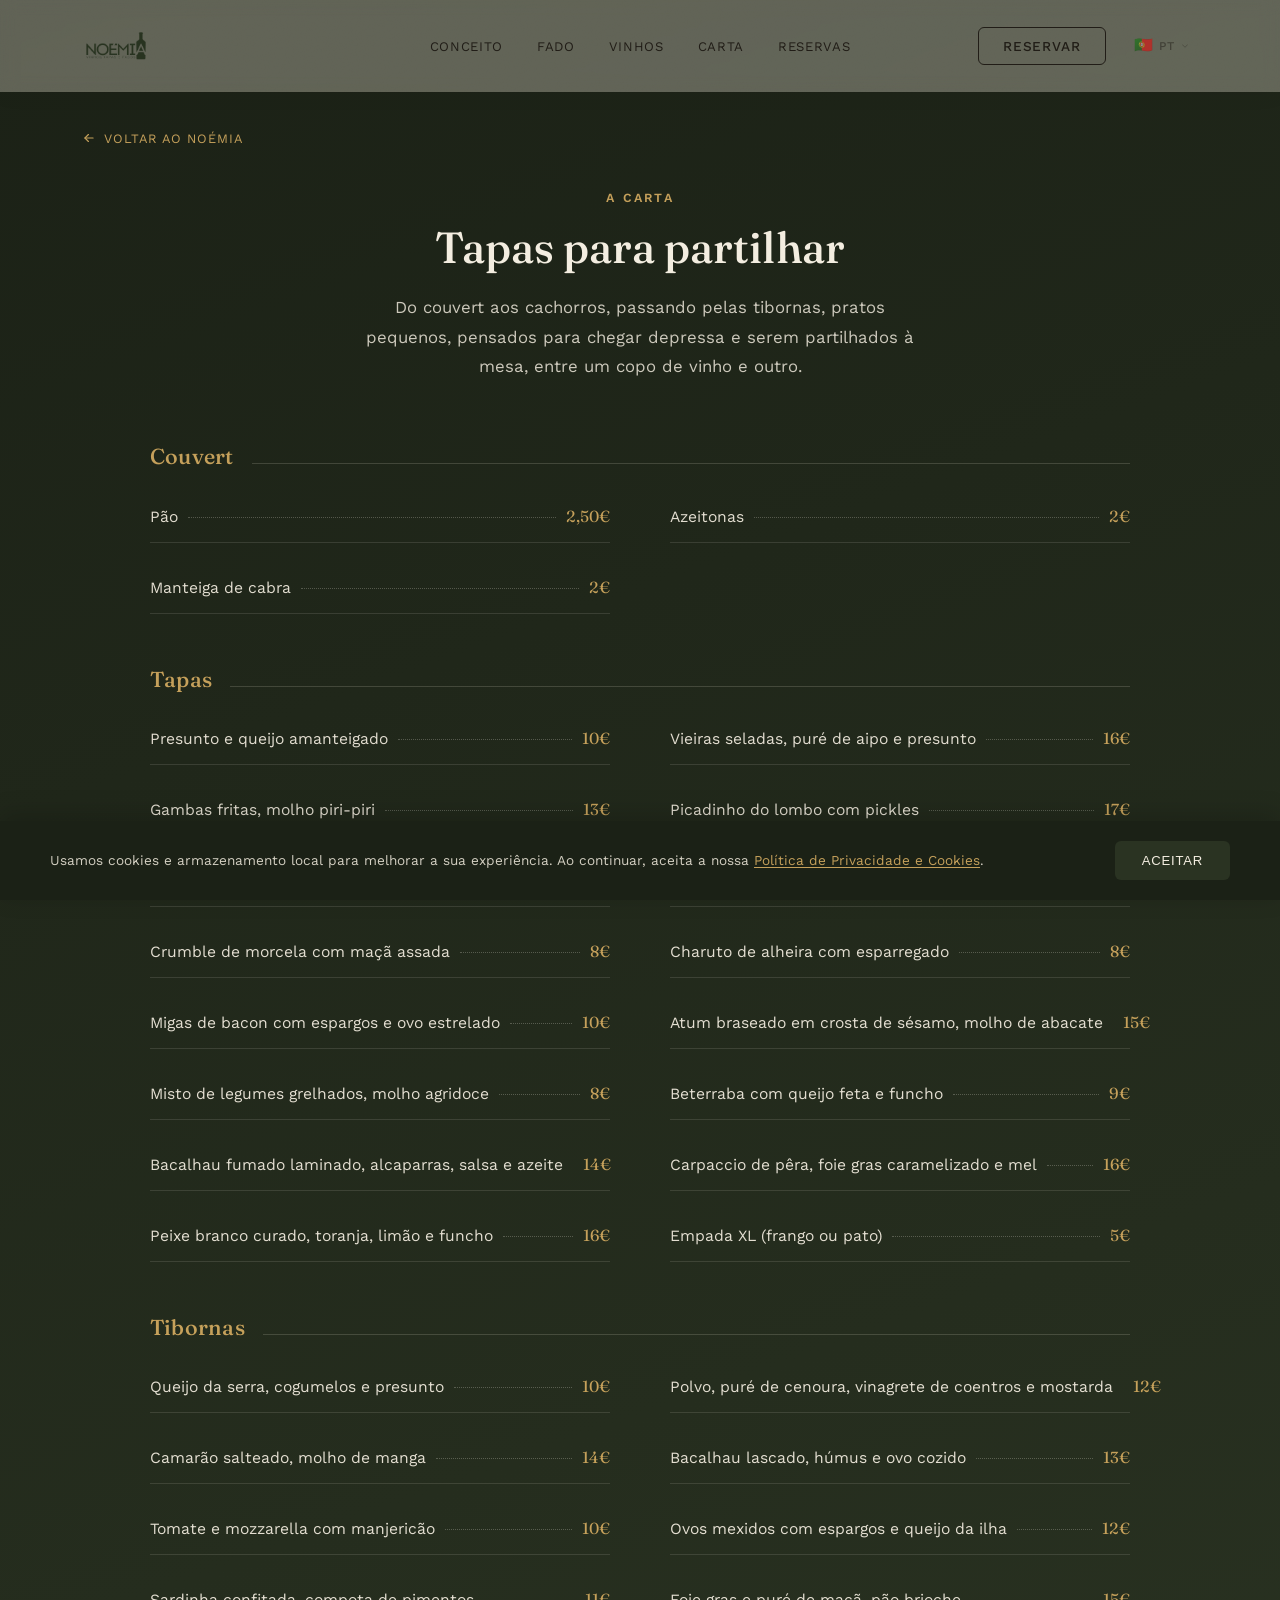
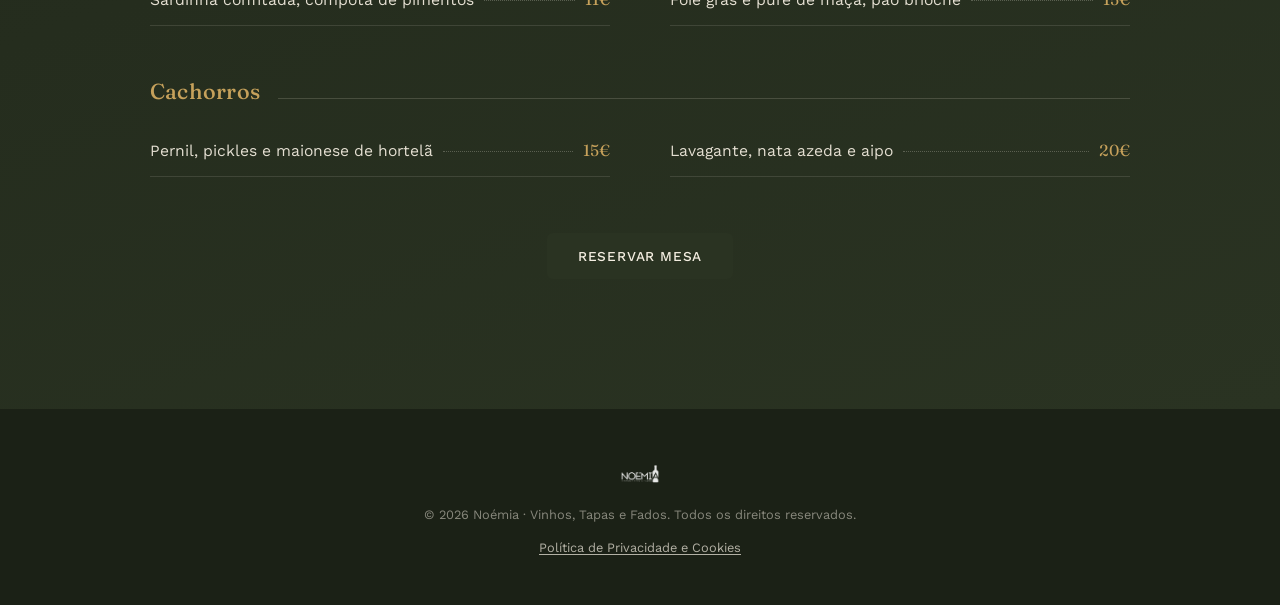
<file: carta.html>
<!DOCTYPE html>
<html lang="pt-PT">
<head>
<meta charset="UTF-8">
<meta name="viewport" content="width=device-width, initial-scale=1.0">
<title data-i18n="meta.title.carta">Carta de Tapas Portuguesas · Noémia Lisboa</title>
<meta name="description" data-i18n-content="meta.description.carta" content="Carta de tapas portuguesas do Noémia em Lisboa: couvert, tapas, tibornas e cachorros para partilhar à mesa.">
<meta name="robots" content="index, follow">
<link rel="canonical" href="https://noemia.pt/carta.html">
<link rel="alternate" hreflang="pt" href="https://noemia.pt/carta.html">
<link rel="alternate" hreflang="en" href="https://noemia.pt/en/carta.html">
<link rel="alternate" hreflang="x-default" href="https://noemia.pt/carta.html">

<meta property="og:type" content="website">
<meta property="og:site_name" content="Noémia">
<meta property="og:locale" content="pt_PT">
<meta property="og:locale:alternate" content="en_US">
<meta property="og:url" content="https://noemia.pt/carta.html">
<meta property="og:title" data-i18n-content="meta.title.carta" content="Carta de Tapas Portuguesas · Noémia Lisboa">
<meta property="og:description" data-i18n-content="meta.description.carta" content="Carta de tapas portuguesas do Noémia em Lisboa: couvert, tapas, tibornas e cachorros para partilhar à mesa.">
<meta property="og:image" content="https://noemia.pt/assets/img/conservas-caseiras.jpg">
<meta name="twitter:card" content="summary_large_image">
<meta name="twitter:title" data-i18n-content="meta.title.carta" content="Carta de Tapas Portuguesas · Noémia Lisboa">
<meta name="twitter:description" data-i18n-content="meta.description.carta" content="Carta de tapas portuguesas do Noémia em Lisboa: couvert, tapas, tibornas e cachorros para partilhar à mesa.">
<meta name="twitter:image" content="https://noemia.pt/assets/img/conservas-caseiras.jpg">

<link rel="icon" type="image/png" sizes="32x32" href="assets/logo/favicon-32.png">
<link rel="apple-touch-icon" href="assets/logo/apple-touch-icon.png">

<link rel="preconnect" href="https://fonts.googleapis.com">
<link rel="preconnect" href="https://fonts.gstatic.com" crossorigin>
<link href="https://fonts.googleapis.com/css2?family=Fraunces:ital,opsz,wght@0,9..144,300;0,9..144,500;0,9..144,600;1,9..144,500&family=Work+Sans:wght@300;400;500;600&display=swap" rel="stylesheet">

<link rel="stylesheet" href="assets/css/style.css">
</head>
<body class="subpage">

<div class="grain"></div>

<header class="site-header" id="topo">
  <div class="container header-inner">
    <a href="index.html#topo" class="brand">
      <img src="assets/logo/noemia-white.png" alt="Noémia · Vinhos, Tapas e Fados" class="brand-logo brand-logo-light" data-i18n-alt="meta.tagline">
      <img src="assets/logo/noemia-dark.png" alt="" aria-hidden="true" class="brand-logo brand-logo-dark">
    </a>

    <nav class="main-nav" id="main-nav">
      <a href="index.html#conceito" data-i18n="nav.conceito">Conceito</a>
      <a href="index.html#fado" data-i18n="nav.fado">Fado</a>
      <a href="vinhos.html" data-i18n="nav.vinhos">Vinhos</a>
      <a href="carta.html" data-i18n="nav.carta">Carta</a>
      <a href="index.html#reservas" data-i18n="nav.reservas">Reservas</a>
    </nav>

    <div class="header-actions">
      <a href="https://reserve.dish.co/347019" target="_blank" rel="noopener" class="btn btn-outline nav-cta" data-i18n="nav.reservar">Reservar</a>

      <div class="lang-switch" id="lang-switch">
        <button type="button" class="lang-toggle" id="lang-toggle" aria-haspopup="true" aria-expanded="false" aria-label="Idioma / Language / Idioma / Langue">
          <span class="lang-flag" aria-hidden="true">🇵🇹</span>
          <span class="lang-current-code">PT</span>
          <svg class="lang-caret" viewBox="0 0 24 24" fill="none" stroke="currentColor" stroke-width="2" stroke-linecap="round" stroke-linejoin="round"><path d="M6 9l6 6 6-6"/></svg>
        </button>
        <div class="lang-menu" role="menu">
          <button type="button" class="lang-btn" data-lang="pt" role="menuitem"><span class="lang-flag" aria-hidden="true">🇵🇹</span>PT</button>
          <button type="button" class="lang-btn" data-lang="en" role="menuitem"><span class="lang-flag" aria-hidden="true">🇬🇧</span>EN</button>
          <button type="button" class="lang-btn" data-lang="es" role="menuitem"><span class="lang-flag" aria-hidden="true">🇪🇸</span>ES</button>
          <button type="button" class="lang-btn" data-lang="fr" role="menuitem"><span class="lang-flag" aria-hidden="true">🇫🇷</span>FR</button>
        </div>
      </div>

      <button class="nav-toggle" id="nav-toggle" aria-label="Abrir menu" data-i18n-aria-label="nav.toggle.aria" aria-expanded="false">
        <span></span><span></span><span></span>
      </button>
    </div>
  </div>
</header>

<main>

  <section class="section carta" id="menu">
    <div class="container">
      <a href="index.html#vinhos" class="back-link reveal" id="back-link">
        <svg viewBox="0 0 24 24" fill="none" stroke="currentColor" stroke-width="2" stroke-linecap="round" stroke-linejoin="round"><path d="M19 12H5"/><path d="M11 18l-6-6 6-6"/></svg>
        <span data-i18n="back.link">Voltar ao Noémia</span>
      </a>

      <div class="section-head">
        <p class="eyebrow eyebrow-light reveal" data-i18n="carta.eyebrow">A Carta</p>
        <h1 class="reveal" data-i18n="carta.heading">Tapas para partilhar</h1>
        <p class="lead lead-light reveal" data-i18n="splitpanel.tapas.desc">
          Do couvert aos cachorros, passando pelas tibornas, pratos pequenos,
          pensados para chegar depressa e serem partilhados à mesa, entre um
          copo de vinho e outro.
        </p>
      </div>

      <div class="menu-categories">

        <div class="menu-category reveal">
          <div class="menu-category-head">
            <h3 class="menu-category-title" data-i18n="cat.couvert">Couvert</h3>
            <span class="menu-category-line"></span>
          </div>
          <div class="menu-grid">
            <div class="menu-item">
              <div class="menu-item-top"><h4 data-i18n="item.pao">Pão</h4><span class="dots"></span><span class="price">2,50€</span></div>
            </div>
            <div class="menu-item">
              <div class="menu-item-top"><h4 data-i18n="item.azeitonas">Azeitonas</h4><span class="dots"></span><span class="price">2€</span></div>
            </div>
            <div class="menu-item">
              <div class="menu-item-top"><h4 data-i18n="item.manteigacabra">Manteiga de cabra</h4><span class="dots"></span><span class="price">2€</span></div>
            </div>
          </div>
        </div>

        <div class="menu-category reveal">
          <div class="menu-category-head">
            <h3 class="menu-category-title" data-i18n="cat.tapas">Tapas</h3>
            <span class="menu-category-line"></span>
          </div>
          <div class="menu-grid">
            <div class="menu-item">
              <div class="menu-item-top"><h4 data-i18n="item.presunto">Presunto e queijo amanteigado</h4><span class="dots"></span><span class="price">10€</span></div>
            </div>
            <div class="menu-item">
              <div class="menu-item-top"><h4 data-i18n="item.vieiras">Vieiras seladas, puré de aipo e presunto</h4><span class="dots"></span><span class="price">16€</span></div>
            </div>
            <div class="menu-item">
              <div class="menu-item-top"><h4 data-i18n="item.gambas">Gambas fritas, molho piri-piri</h4><span class="dots"></span><span class="price">13€</span></div>
            </div>
            <div class="menu-item">
              <div class="menu-item-top"><h4 data-i18n="item.picadinho">Picadinho do lombo com pickles</h4><span class="dots"></span><span class="price">17€</span></div>
            </div>
            <div class="menu-item">
              <div class="menu-item-top"><h4 data-i18n="item.camembert">Camembert derretido, especiarias e compota de figo</h4><span class="dots"></span><span class="price">9€</span></div>
            </div>
            <div class="menu-item">
              <div class="menu-item-top"><h4 data-i18n="item.mistoqueijos">Misto de queijos portugueses, frutos secos e compota</h4><span class="dots"></span><span class="price">10€</span></div>
            </div>
            <div class="menu-item">
              <div class="menu-item-top"><h4 data-i18n="item.crumble">Crumble de morcela com maçã assada</h4><span class="dots"></span><span class="price">8€</span></div>
            </div>
            <div class="menu-item">
              <div class="menu-item-top"><h4 data-i18n="item.charuto">Charuto de alheira com esparregado</h4><span class="dots"></span><span class="price">8€</span></div>
            </div>
            <div class="menu-item">
              <div class="menu-item-top"><h4 data-i18n="item.migas">Migas de bacon com espargos e ovo estrelado</h4><span class="dots"></span><span class="price">10€</span></div>
            </div>
            <div class="menu-item">
              <div class="menu-item-top"><h4 data-i18n="item.atum">Atum braseado em crosta de sésamo, molho de abacate</h4><span class="dots"></span><span class="price">15€</span></div>
            </div>
            <div class="menu-item">
              <div class="menu-item-top"><h4 data-i18n="item.mistolegumes">Misto de legumes grelhados, molho agridoce</h4><span class="dots"></span><span class="price">8€</span></div>
            </div>
            <div class="menu-item">
              <div class="menu-item-top"><h4 data-i18n="item.beterraba">Beterraba com queijo feta e funcho</h4><span class="dots"></span><span class="price">9€</span></div>
            </div>
            <div class="menu-item">
              <div class="menu-item-top"><h4 data-i18n="item.bacalhaufumado">Bacalhau fumado laminado, alcaparras, salsa e azeite</h4><span class="dots"></span><span class="price">14€</span></div>
            </div>
            <div class="menu-item">
              <div class="menu-item-top"><h4 data-i18n="item.carpaccio">Carpaccio de pêra, foie gras caramelizado e mel</h4><span class="dots"></span><span class="price">16€</span></div>
            </div>
            <div class="menu-item">
              <div class="menu-item-top"><h4 data-i18n="item.peixebranco">Peixe branco curado, toranja, limão e funcho</h4><span class="dots"></span><span class="price">16€</span></div>
            </div>
            <div class="menu-item">
              <div class="menu-item-top"><h4 data-i18n="item.empada">Empada XL (frango ou pato)</h4><span class="dots"></span><span class="price">5€</span></div>
            </div>
          </div>
        </div>

        <div class="menu-category reveal">
          <div class="menu-category-head">
            <h3 class="menu-category-title" data-i18n="cat.tibornas">Tibornas</h3>
            <span class="menu-category-line"></span>
          </div>
          <div class="menu-grid">
            <div class="menu-item">
              <div class="menu-item-top"><h4 data-i18n="item.queijoserra">Queijo da serra, cogumelos e presunto</h4><span class="dots"></span><span class="price">10€</span></div>
            </div>
            <div class="menu-item">
              <div class="menu-item-top"><h4 data-i18n="item.polvo">Polvo, puré de cenoura, vinagrete de coentros e mostarda</h4><span class="dots"></span><span class="price">12€</span></div>
            </div>
            <div class="menu-item">
              <div class="menu-item-top"><h4 data-i18n="item.camarao">Camarão salteado, molho de manga</h4><span class="dots"></span><span class="price">14€</span></div>
            </div>
            <div class="menu-item">
              <div class="menu-item-top"><h4 data-i18n="item.bacalhaulascado">Bacalhau lascado, húmus e ovo cozido</h4><span class="dots"></span><span class="price">13€</span></div>
            </div>
            <div class="menu-item">
              <div class="menu-item-top"><h4 data-i18n="item.tomatemozz">Tomate e mozzarella com manjericão</h4><span class="dots"></span><span class="price">10€</span></div>
            </div>
            <div class="menu-item">
              <div class="menu-item-top"><h4 data-i18n="item.ovosmexidos">Ovos mexidos com espargos e queijo da ilha</h4><span class="dots"></span><span class="price">12€</span></div>
            </div>
            <div class="menu-item">
              <div class="menu-item-top"><h4 data-i18n="item.sardinha">Sardinha confitada, compota de pimentos</h4><span class="dots"></span><span class="price">11€</span></div>
            </div>
            <div class="menu-item">
              <div class="menu-item-top"><h4 data-i18n="item.foiegras">Foie gras e puré de maçã, pão brioche</h4><span class="dots"></span><span class="price">15€</span></div>
            </div>
          </div>
        </div>

        <div class="menu-category reveal">
          <div class="menu-category-head">
            <h3 class="menu-category-title" data-i18n="cat.cachorros">Cachorros</h3>
            <span class="menu-category-line"></span>
          </div>
          <div class="menu-grid">
            <div class="menu-item">
              <div class="menu-item-top"><h4 data-i18n="item.pernil">Pernil, pickles e maionese de hortelã</h4><span class="dots"></span><span class="price">15€</span></div>
            </div>
            <div class="menu-item">
              <div class="menu-item-top"><h4 data-i18n="item.lavagante">Lavagante, nata azeda e aipo</h4><span class="dots"></span><span class="price">20€</span></div>
            </div>
          </div>
        </div>

      </div>

      <div class="center-cta reveal">
        <a href="https://reserve.dish.co/347019" target="_blank" rel="noopener" class="btn btn-primary" data-i18n="cta.reservarmesa">Reservar Mesa</a>
      </div>
    </div>
  </section>

</main>

<footer class="site-footer">
  <div class="container footer-inner">
    <img src="assets/logo/noemia-white.png" alt="Noémia" class="footer-logo">
    <p>&copy; <span id="year"></span> <span data-i18n="footer.text">Noémia · Vinhos, Tapas e Fados. Todos os direitos reservados.</span></p>
    <p class="footer-legal-link"><a href="politica-privacidade.html">Política de Privacidade e Cookies</a></p>
  </div>
</footer>

<div class="mobile-cta-bar">
  <a href="https://reserve.dish.co/347019" target="_blank" rel="noopener" class="btn btn-primary" data-i18n="cta.reservarmesa">Reservar Mesa</a>
</div>

<div class="cookie-banner" id="cookie-banner">
  <div class="cookie-banner-inner">
    <p class="cookie-banner-text">
      <span data-i18n="cookie.text">Usamos cookies e armazenamento local para melhorar a sua experiência.</span>
      <a href="politica-privacidade.html" data-i18n="cookie.link">Política de Privacidade e Cookies</a>.
    </p>
    <div class="cookie-banner-actions">
      <button type="button" class="btn btn-primary cookie-accept" id="cookie-accept" data-i18n="cookie.accept">Aceitar</button>
    </div>
  </div>
</div>

<script src="assets/js/script.js"></script>
<script src="assets/js/i18n.js"></script>
</body>
</html>
</file>
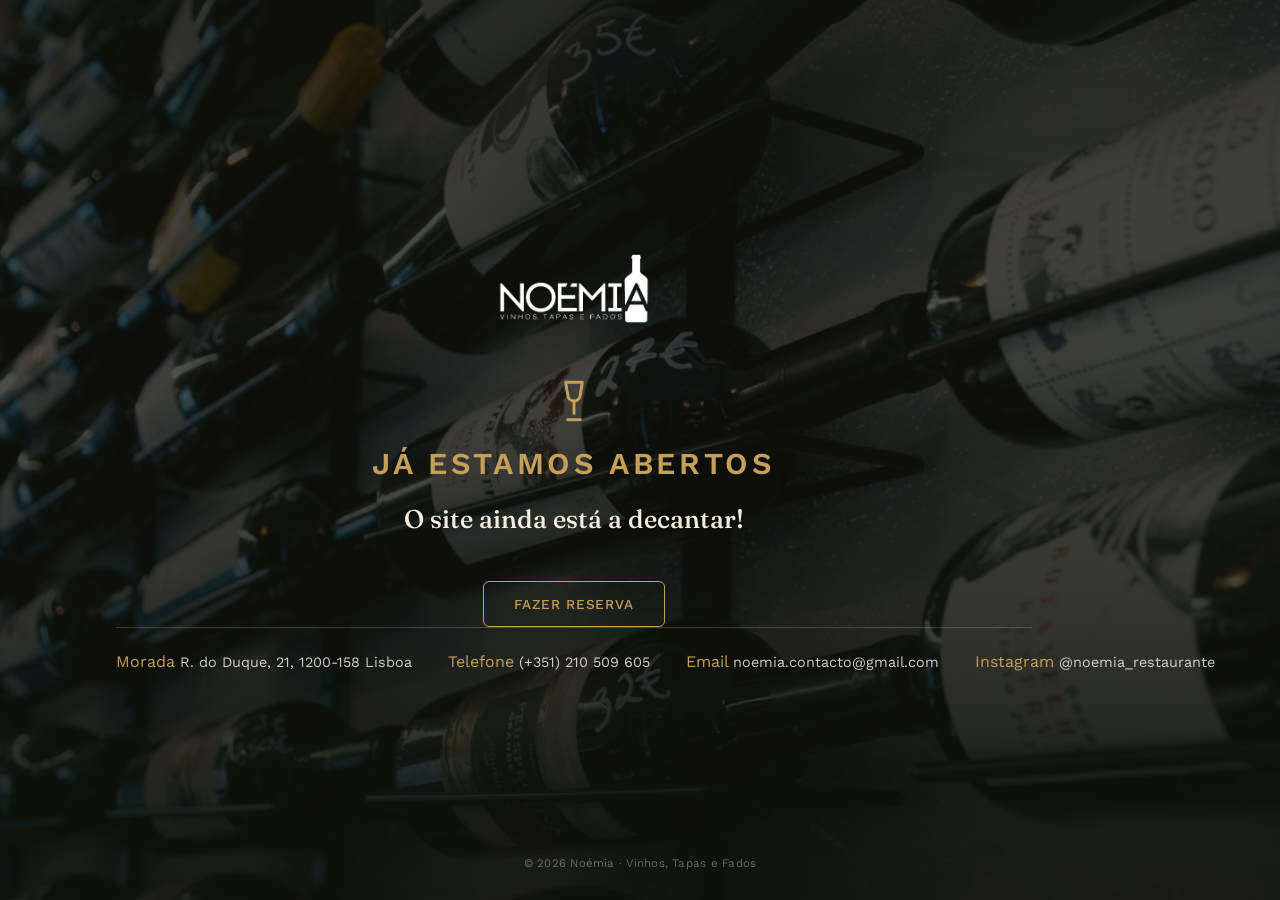
<file: em-breve.html>
<!DOCTYPE html>
<html lang="pt-PT">
<head>
<meta charset="UTF-8">
<meta name="viewport" content="width=device-width, initial-scale=1.0">
<title>Noémia · Restaurante de Vinhos, Tapas e Fados em Lisboa</title>
<meta name="description" content="Noémia: restaurante em Lisboa com tapas portuguesas, garrafeira nacional e noites de fado ao vivo. Já estamos abertos na R. do Duque, 21 — reserve a sua mesa.">
<meta name="robots" content="index, follow">
<link rel="canonical" href="https://noemia.pt/">

<meta property="og:type" content="restaurant">
<meta property="og:site_name" content="Noémia">
<meta property="og:title" content="Noémia · Restaurante de Vinhos, Tapas e Fados em Lisboa">
<meta property="og:description" content="Tapas portuguesas, garrafeira nacional e noites de fado ao vivo no coração de Lisboa. Já estamos abertos — reserve a sua mesa.">
<meta property="og:url" content="https://noemia.pt/">
<meta property="og:image" content="https://noemia.pt/assets/img/parede-vinhos.jpg">
<meta property="og:locale" content="pt_PT">
<meta name="twitter:card" content="summary_large_image">
<meta name="twitter:title" content="Noémia · Restaurante de Vinhos, Tapas e Fados em Lisboa">
<meta name="twitter:description" content="Tapas portuguesas, garrafeira nacional e noites de fado ao vivo no coração de Lisboa.">
<meta name="twitter:image" content="https://noemia.pt/assets/img/parede-vinhos.jpg">

<link rel="icon" type="image/png" sizes="32x32" href="assets/logo/favicon-32.png">
<link rel="apple-touch-icon" href="assets/logo/apple-touch-icon.png">

<link rel="preconnect" href="https://fonts.googleapis.com">
<link rel="preconnect" href="https://fonts.gstatic.com" crossorigin>
<link href="https://fonts.googleapis.com/css2?family=Fraunces:ital,opsz,wght@0,9..144,300;0,9..144,500;0,9..144,600;1,9..144,500&family=Work+Sans:wght@300;400;500;600&display=swap" rel="stylesheet">

<link rel="stylesheet" href="assets/css/style.css">

<!--
  NOTA PARA O CLIENTE: preencher/confirmar estes dados quando forem conhecidos
  (horário completo do restaurante, faixa de preço) e voltar a validar o
  JSON-LD em https://search.google.com/test/rich-results
-->
<script type="application/ld+json">
{
  "@context": "https://schema.org",
  "@type": "Restaurant",
  "name": "Noémia",
  "alternateName": "Noémia Vinhos, Tapas e Fados",
  "image": "https://noemia.pt/assets/img/parede-vinhos.jpg",
  "logo": "https://noemia.pt/assets/logo/apple-touch-icon.png",
  "url": "https://noemia.pt/",
  "telephone": "+351210509605",
  "email": "noemia.contacto@gmail.com",
  "servesCuisine": ["Portuguesa", "Tapas", "Vinhos"],
  "address": {
    "@type": "PostalAddress",
    "streetAddress": "R. do Duque, 21",
    "postalCode": "1200-158",
    "addressLocality": "Lisboa",
    "addressCountry": "PT"
  },
  "sameAs": [
    "https://instagram.com/noemia_restaurante"
  ]
}
</script>
</head>
<body class="embreve-page">

<!--
  NOTA PARA O CLIENTE:
  Esta é uma página autónoma de "Site em construção", separada do site
  principal (index.html). O restaurante já está aberto — esta tela deixa
  isso claro e convida o visitante a contactar/visitar entretanto.
  Para colocar esta página online primeiro, basta apontar o domínio para
  este ficheiro (em-breve.html) em vez do index.html.
-->

<div class="grain"></div>

<div class="embreve">
  <div class="embreve-langswitch lang-switch" role="group" data-i18n-aria-label="embreve.langswitch.aria" aria-label="Mudar idioma">
    <button type="button" class="lang-btn" data-lang="pt" aria-label="Português" title="Português">🇵🇹</button>
    <button type="button" class="lang-btn" data-lang="en" aria-label="English" title="English">🇬🇧</button>
    <button type="button" class="lang-btn" data-lang="es" aria-label="Español" title="Español">🇪🇸</button>
    <button type="button" class="lang-btn" data-lang="fr" aria-label="Français" title="Français">🇫🇷</button>
  </div>

  <div class="embreve-media">
    <img src="assets/img/parede-vinhos.jpg" alt="Parede de garrafas de vinho expostas no Noémia" data-i18n-alt="splitpanel.vinhos.img.alt" loading="eager">
    <div class="embreve-overlay"></div>
  </div>

  <div class="embreve-content container">
    <img src="assets/logo/noemia-white.png" alt="Noémia" class="embreve-logo">

    <svg class="embreve-icon" viewBox="0 0 24 24" fill="none" stroke="currentColor" stroke-width="1.4" stroke-linecap="round" stroke-linejoin="round" aria-hidden="true"><path d="M8 3h8l-1 6a3 3 0 0 1-3 3 3 3 0 0 1-3-3L8 3z"/><path d="M12 12v6"/><path d="M9 21h6"/></svg>

    <p class="embreve-eyebrow" data-i18n="embreve.eyebrow">Já estamos abertos</p>
    <h1 class="embreve-heading" data-i18n="embreve.heading">O site ainda está a decantar!</h1>

    <a href="https://reserve.dish.co/347019" target="_blank" rel="noopener" class="btn btn-outline-light embreve-cta" data-i18n="embreve.cta.reserva">Fazer Reserva</a>

    <div class="embreve-info">
      <div class="info-block">
        <span class="info-label" data-i18n="reservas.label.morada">Morada</span>
        <span class="info-value">R. do Duque, 21, 1200-158 Lisboa</span>
      </div>
      <div class="info-block">
        <span class="info-label" data-i18n="reservas.label.telefone">Telefone</span>
        <span class="info-value"><a href="tel:+351210509605">(+351) 210 509 605</a></span>
      </div>
      <div class="info-block">
        <span class="info-label" data-i18n="reservas.label.email">Email</span>
        <span class="info-value"><a href="mailto:noemia.contacto@gmail.com">noemia.contacto@gmail.com</a></span>
      </div>
      <div class="info-block">
        <span class="info-label" data-i18n="reservas.label.instagram">Instagram</span>
        <span class="info-value"><a href="https://instagram.com/noemia_restaurante" target="_blank" rel="noopener">@noemia_restaurante</a></span>
      </div>
    </div>
  </div>

  <div class="embreve-footer">
    <p class="embreve-tagline" data-i18n="embreve.tagline">Restaurante de Vinhos, Tapas e Fados em Lisboa</p>
    <p class="embreve-credit">&copy; <span id="year"></span> <span data-i18n="meta.tagline">Noémia · Vinhos, Tapas e Fados</span></p>
  </div>
</div>

<script src="assets/js/i18n.js"></script>
<script>document.getElementById("year").textContent = new Date().getFullYear();</script>
</body>
</html>
</file>
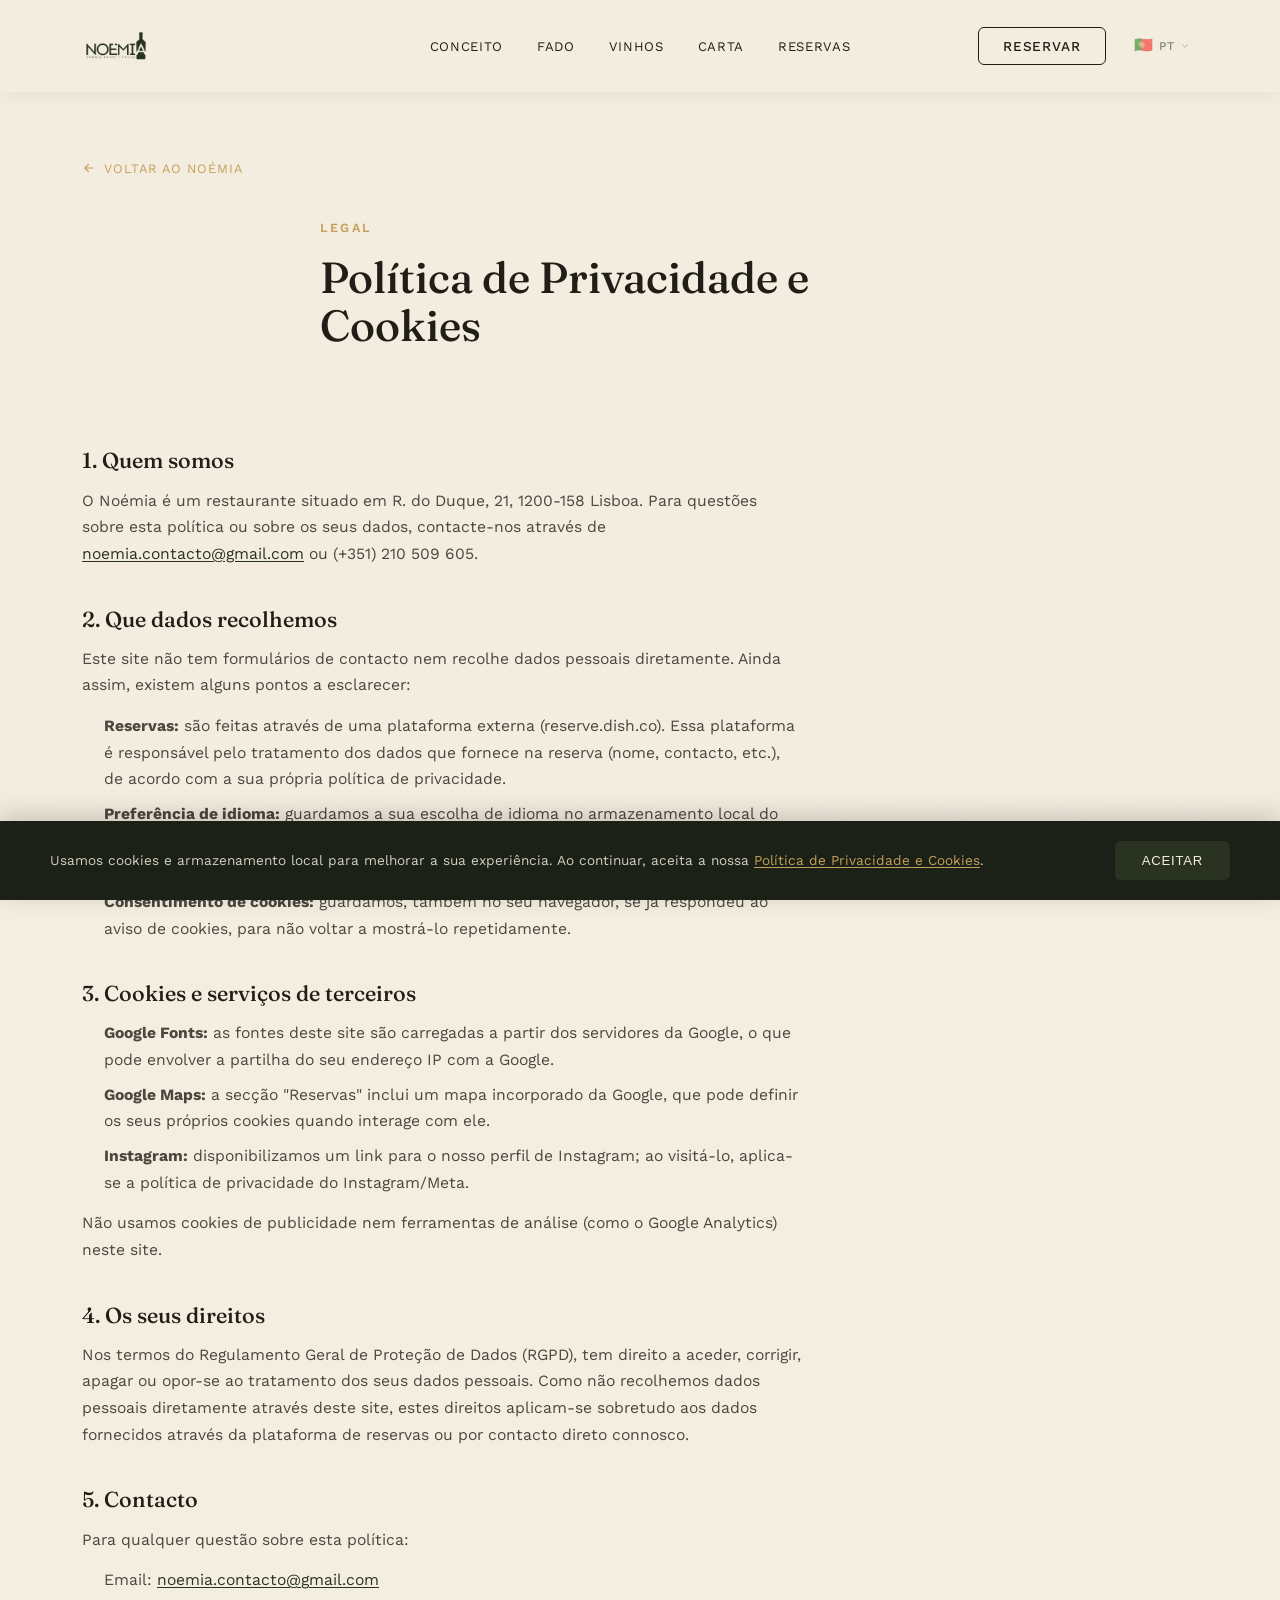
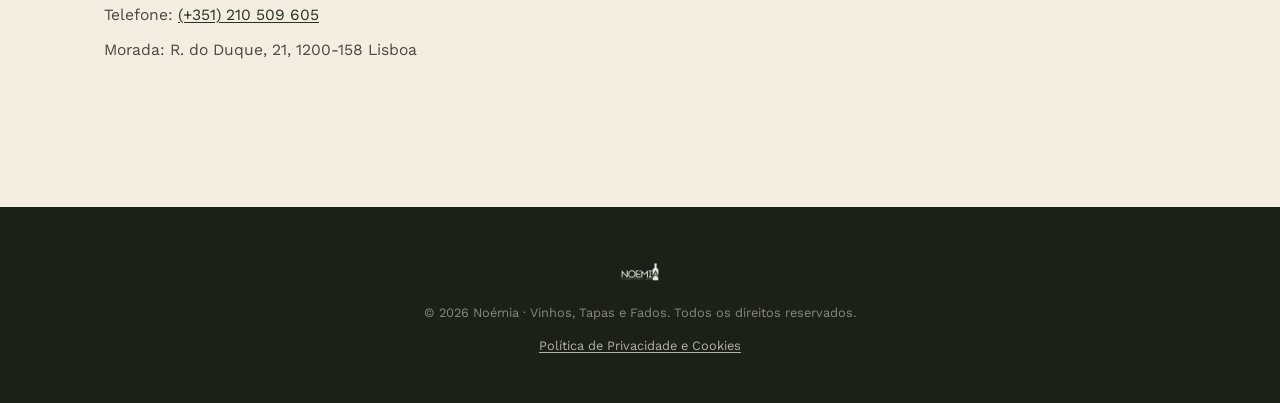
<file: politica-privacidade.html>
<!DOCTYPE html>
<html lang="pt-PT">
<head>
<meta charset="UTF-8">
<meta name="viewport" content="width=device-width, initial-scale=1.0">
<title>Política de Privacidade e Cookies · Noémia</title>
<meta name="description" content="Política de privacidade e cookies do Noémia: que dados são recolhidos, que cookies são usados e como exercer os seus direitos.">
<meta name="robots" content="index, follow">
<link rel="canonical" href="https://noemia.pt/politica-privacidade.html">
<link rel="alternate" hreflang="pt" href="https://noemia.pt/politica-privacidade.html">
<link rel="alternate" hreflang="en" href="https://noemia.pt/en/privacy-policy.html">
<link rel="alternate" hreflang="x-default" href="https://noemia.pt/politica-privacidade.html">

<link rel="icon" type="image/png" sizes="32x32" href="assets/logo/favicon-32.png">
<link rel="apple-touch-icon" href="assets/logo/apple-touch-icon.png">

<link rel="preconnect" href="https://fonts.googleapis.com">
<link rel="preconnect" href="https://fonts.gstatic.com" crossorigin>
<link href="https://fonts.googleapis.com/css2?family=Fraunces:ital,opsz,wght@0,9..144,300;0,9..144,500;0,9..144,600;1,9..144,500&family=Work+Sans:wght@300;400;500;600&display=swap" rel="stylesheet">

<link rel="stylesheet" href="assets/css/style.css">
</head>
<body class="subpage">

<div class="grain"></div>

<header class="site-header" id="topo">
  <div class="container header-inner">
    <a href="index.html#topo" class="brand">
      <img src="assets/logo/noemia-white.png" alt="Noémia · Vinhos, Tapas e Fados" class="brand-logo brand-logo-light" data-i18n-alt="meta.tagline">
      <img src="assets/logo/noemia-dark.png" alt="" aria-hidden="true" class="brand-logo brand-logo-dark">
    </a>

    <nav class="main-nav" id="main-nav">
      <a href="index.html#conceito" data-i18n="nav.conceito">Conceito</a>
      <a href="index.html#fado" data-i18n="nav.fado">Fado</a>
      <a href="vinhos.html" data-i18n="nav.vinhos">Vinhos</a>
      <a href="carta.html" data-i18n="nav.carta">Carta</a>
      <a href="index.html#reservas" data-i18n="nav.reservas">Reservas</a>
    </nav>

    <div class="header-actions">
      <a href="https://reserve.dish.co/347019" target="_blank" rel="noopener" class="btn btn-outline nav-cta" data-i18n="nav.reservar">Reservar</a>

      <div class="lang-switch" id="lang-switch">
        <button type="button" class="lang-toggle" id="lang-toggle" aria-haspopup="true" aria-expanded="false" aria-label="Idioma / Language / Idioma / Langue">
          <span class="lang-flag" aria-hidden="true">🇵🇹</span>
          <span class="lang-current-code">PT</span>
          <svg class="lang-caret" viewBox="0 0 24 24" fill="none" stroke="currentColor" stroke-width="2" stroke-linecap="round" stroke-linejoin="round"><path d="M6 9l6 6 6-6"/></svg>
        </button>
        <div class="lang-menu" role="menu">
          <button type="button" class="lang-btn" data-lang="pt" role="menuitem"><span class="lang-flag" aria-hidden="true">🇵🇹</span>PT</button>
          <button type="button" class="lang-btn" data-lang="en" role="menuitem"><span class="lang-flag" aria-hidden="true">🇬🇧</span>EN</button>
          <button type="button" class="lang-btn" data-lang="es" role="menuitem"><span class="lang-flag" aria-hidden="true">🇪🇸</span>ES</button>
          <button type="button" class="lang-btn" data-lang="fr" role="menuitem"><span class="lang-flag" aria-hidden="true">🇫🇷</span>FR</button>
        </div>
      </div>

      <button class="nav-toggle" id="nav-toggle" aria-label="Abrir menu" data-i18n-aria-label="nav.toggle.aria" aria-expanded="false">
        <span></span><span></span><span></span>
      </button>
    </div>
  </div>
</header>

<main>

  <section class="section legal">
    <div class="container">
      <a href="index.html" class="back-link reveal" id="back-link">
        <svg viewBox="0 0 24 24" fill="none" stroke="currentColor" stroke-width="2" stroke-linecap="round" stroke-linejoin="round"><path d="M19 12H5"/><path d="M11 18l-6-6 6-6"/></svg>
        <span>Voltar ao Noémia</span>
      </a>

      <div class="section-head legal-head">
        <p class="eyebrow eyebrow-light reveal">Legal</p>
        <h1 class="reveal">Política de Privacidade e Cookies</h1>
        <p class="lead lead-light reveal">Última atualização: 28 de julho de 2026</p>
      </div>

      <div class="legal-content reveal">
        <h2>1. Quem somos</h2>
        <p>O Noémia é um restaurante situado em R. do Duque, 21, 1200-158 Lisboa. Para questões sobre esta política ou sobre os seus dados, contacte-nos através de <a href="mailto:noemia.contacto@gmail.com">noemia.contacto@gmail.com</a> ou (+351) 210 509 605.</p>

        <h2>2. Que dados recolhemos</h2>
        <p>Este site não tem formulários de contacto nem recolhe dados pessoais diretamente. Ainda assim, existem alguns pontos a esclarecer:</p>
        <ul>
          <li><strong>Reservas:</strong> são feitas através de uma plataforma externa (reserve.dish.co). Essa plataforma é responsável pelo tratamento dos dados que fornece na reserva (nome, contacto, etc.), de acordo com a sua própria política de privacidade.</li>
          <li><strong>Preferência de idioma:</strong> guardamos a sua escolha de idioma no armazenamento local do seu navegador (localStorage), para lembrar essa preferência em futuras visitas. Este dado fica apenas no seu dispositivo e nunca nos é enviado.</li>
          <li><strong>Consentimento de cookies:</strong> guardamos, também no seu navegador, se já respondeu ao aviso de cookies, para não voltar a mostrá-lo repetidamente.</li>
        </ul>

        <h2>3. Cookies e serviços de terceiros</h2>
        <ul>
          <li><strong>Google Fonts:</strong> as fontes deste site são carregadas a partir dos servidores da Google, o que pode envolver a partilha do seu endereço IP com a Google.</li>
          <li><strong>Google Maps:</strong> a secção "Reservas" inclui um mapa incorporado da Google, que pode definir os seus próprios cookies quando interage com ele.</li>
          <li><strong>Instagram:</strong> disponibilizamos um link para o nosso perfil de Instagram; ao visitá-lo, aplica-se a política de privacidade do Instagram/Meta.</li>
        </ul>
        <p>Não usamos cookies de publicidade nem ferramentas de análise (como o Google Analytics) neste site.</p>

        <h2>4. Os seus direitos</h2>
        <p>Nos termos do Regulamento Geral de Proteção de Dados (RGPD), tem direito a aceder, corrigir, apagar ou opor-se ao tratamento dos seus dados pessoais. Como não recolhemos dados pessoais diretamente através deste site, estes direitos aplicam-se sobretudo aos dados fornecidos através da plataforma de reservas ou por contacto direto connosco.</p>

        <h2>5. Contacto</h2>
        <p>Para qualquer questão sobre esta política:</p>
        <ul>
          <li>Email: <a href="mailto:noemia.contacto@gmail.com">noemia.contacto@gmail.com</a></li>
          <li>Telefone: <a href="tel:+351210509605">(+351) 210 509 605</a></li>
          <li>Morada: R. do Duque, 21, 1200-158 Lisboa</li>
        </ul>
      </div>
    </div>
  </section>

</main>

<footer class="site-footer">
  <div class="container footer-inner">
    <img src="assets/logo/noemia-white.png" alt="Noémia" class="footer-logo">
    <p>&copy; <span id="year"></span> <span data-i18n="footer.text">Noémia · Vinhos, Tapas e Fados. Todos os direitos reservados.</span></p>
    <p class="footer-legal-link"><a href="politica-privacidade.html">Política de Privacidade e Cookies</a></p>
  </div>
</footer>

<div class="cookie-banner" id="cookie-banner">
  <div class="cookie-banner-inner">
    <p class="cookie-banner-text">
      <span data-i18n="cookie.text">Usamos cookies e armazenamento local para melhorar a sua experiência.</span>
      <a href="politica-privacidade.html" data-i18n="cookie.link">Política de Privacidade e Cookies</a>.
    </p>
    <div class="cookie-banner-actions">
      <button type="button" class="btn btn-primary cookie-accept" id="cookie-accept" data-i18n="cookie.accept">Aceitar</button>
    </div>
  </div>
</div>

<script src="assets/js/script.js"></script>
<script src="assets/js/i18n.js"></script>
</body>
</html>
</file>
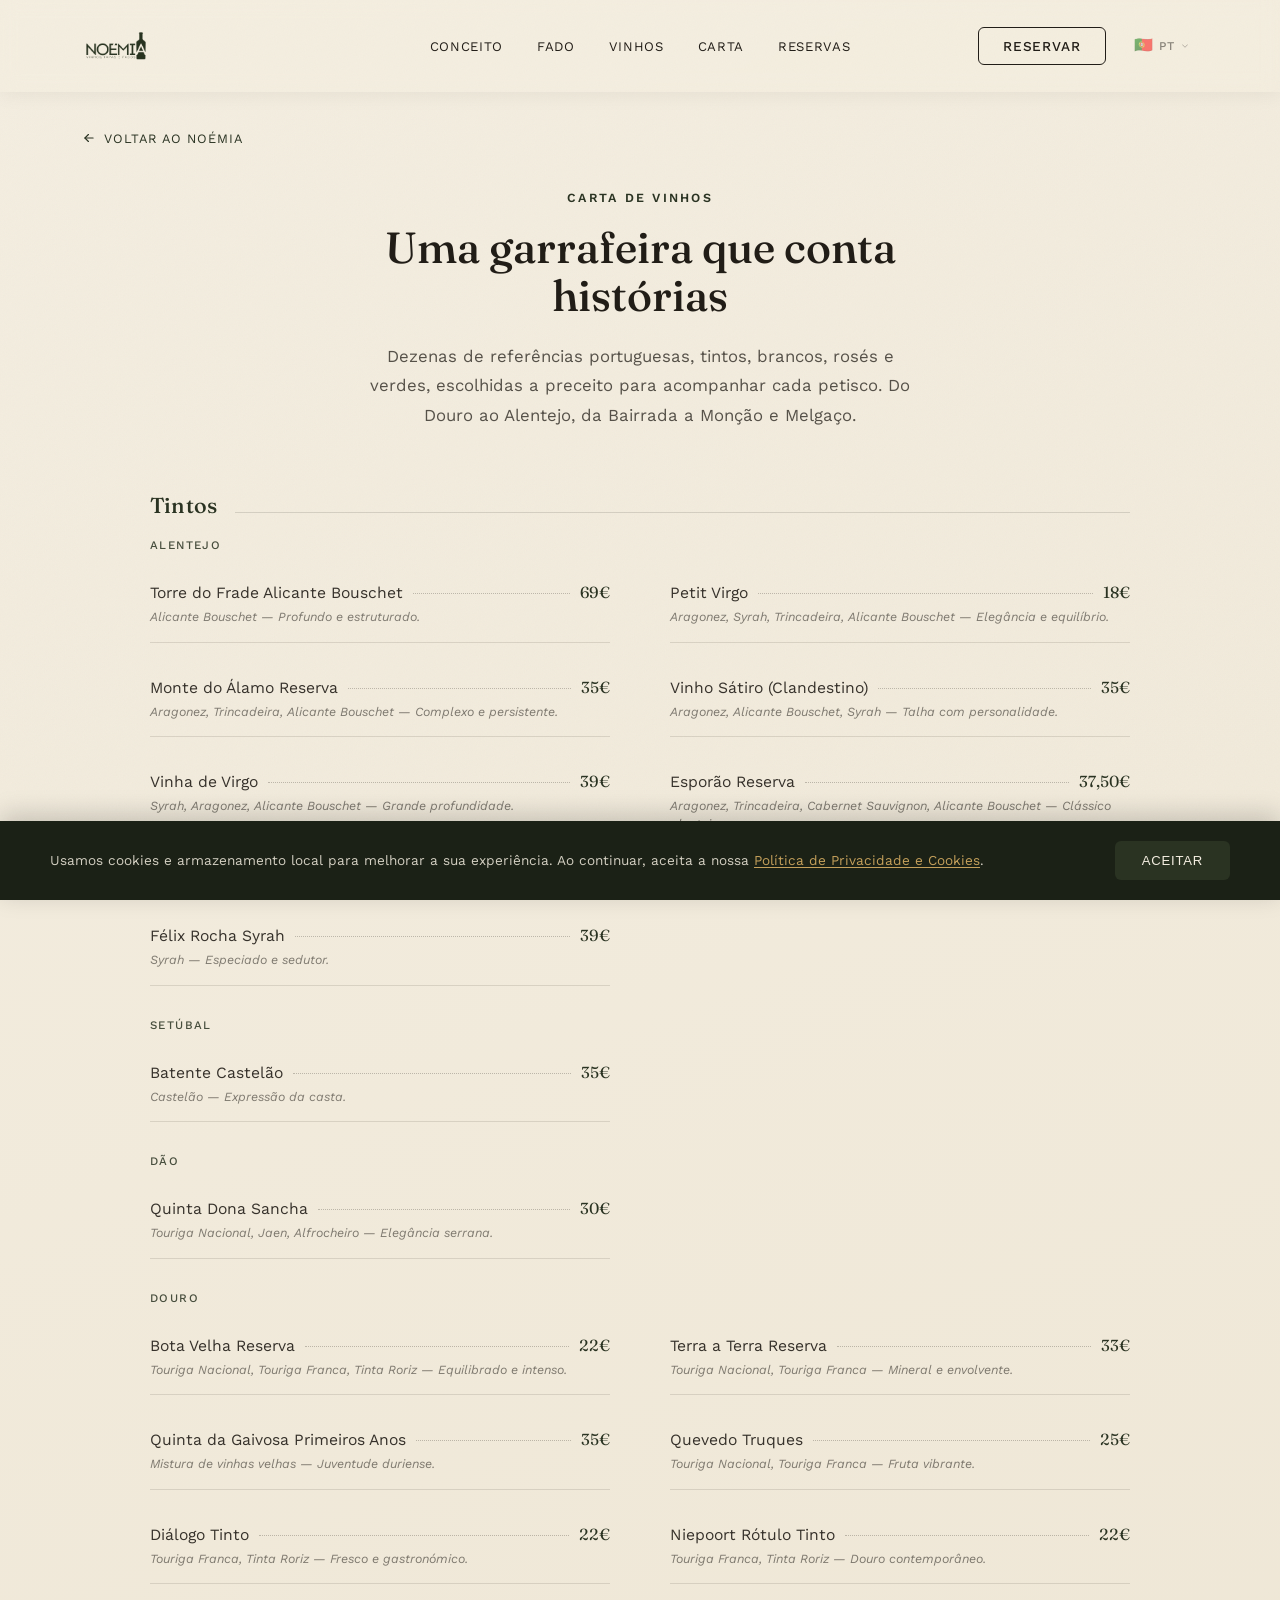
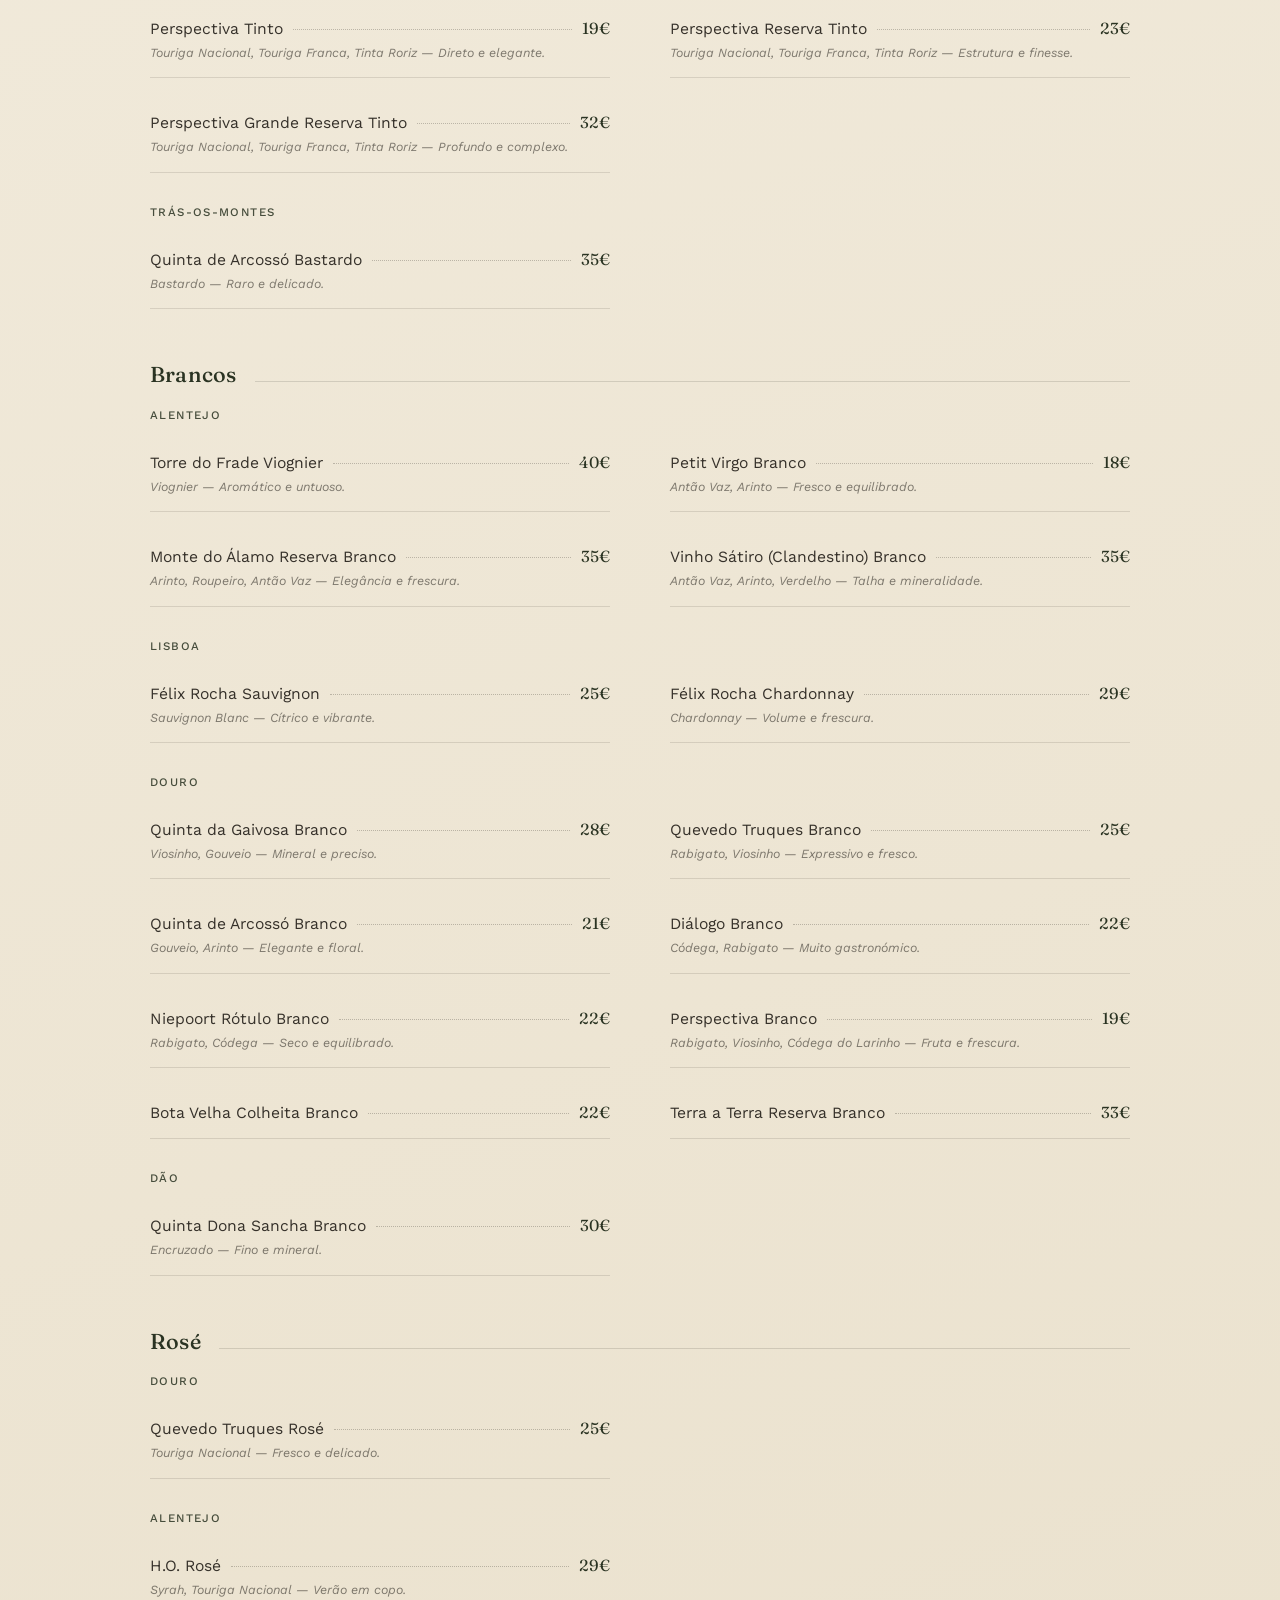
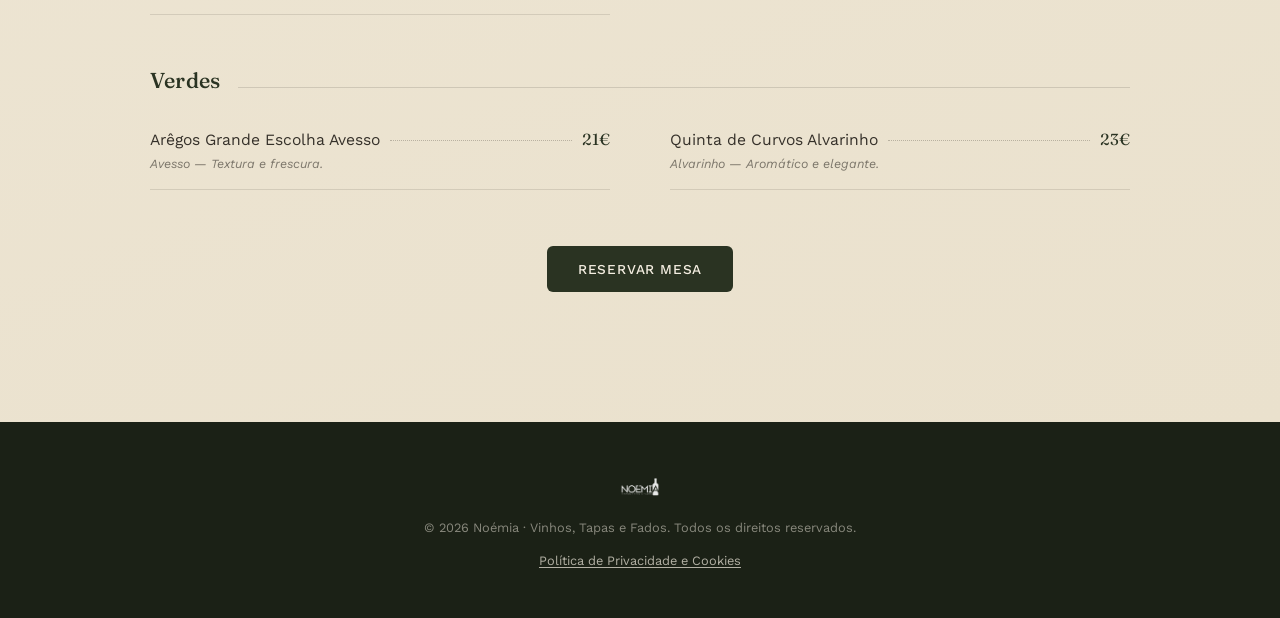
<file: vinhos.html>
<!DOCTYPE html>
<html lang="pt-PT">
<head>
<meta charset="UTF-8">
<meta name="viewport" content="width=device-width, initial-scale=1.0">
<title data-i18n="meta.title.vinhos">Vinhos Portugueses em Lisboa · Carta de Vinhos Noémia</title>
<meta name="description" data-i18n-content="meta.description.vinhos" content="Carta de vinhos portugueses do Noémia em Lisboa: tintos, brancos, rosés e verdes de produtores nacionais, do Douro ao Alentejo.">
<meta name="robots" content="index, follow">
<link rel="canonical" href="https://noemia.pt/vinhos.html">
<link rel="alternate" hreflang="pt" href="https://noemia.pt/vinhos.html">
<link rel="alternate" hreflang="en" href="https://noemia.pt/en/vinhos.html">
<link rel="alternate" hreflang="x-default" href="https://noemia.pt/vinhos.html">

<meta property="og:type" content="website">
<meta property="og:site_name" content="Noémia">
<meta property="og:locale" content="pt_PT">
<meta property="og:locale:alternate" content="en_US">
<meta property="og:url" content="https://noemia.pt/vinhos.html">
<meta property="og:title" data-i18n-content="meta.title.vinhos" content="Vinhos Portugueses em Lisboa · Carta de Vinhos Noémia">
<meta property="og:description" data-i18n-content="meta.description.vinhos" content="Carta de vinhos portugueses do Noémia em Lisboa: tintos, brancos, rosés e verdes de produtores nacionais, do Douro ao Alentejo.">
<meta property="og:image" content="https://noemia.pt/assets/img/parede-vinhos.jpg">
<meta name="twitter:card" content="summary_large_image">
<meta name="twitter:title" data-i18n-content="meta.title.vinhos" content="Vinhos Portugueses em Lisboa · Carta de Vinhos Noémia">
<meta name="twitter:description" data-i18n-content="meta.description.vinhos" content="Carta de vinhos portugueses do Noémia em Lisboa: tintos, brancos, rosés e verdes de produtores nacionais, do Douro ao Alentejo.">
<meta name="twitter:image" content="https://noemia.pt/assets/img/parede-vinhos.jpg">

<link rel="icon" type="image/png" sizes="32x32" href="assets/logo/favicon-32.png">
<link rel="apple-touch-icon" href="assets/logo/apple-touch-icon.png">

<link rel="preconnect" href="https://fonts.googleapis.com">
<link rel="preconnect" href="https://fonts.gstatic.com" crossorigin>
<link href="https://fonts.googleapis.com/css2?family=Fraunces:ital,opsz,wght@0,9..144,300;0,9..144,500;0,9..144,600;1,9..144,500&family=Work+Sans:wght@300;400;500;600&display=swap" rel="stylesheet">

<link rel="stylesheet" href="assets/css/style.css">
</head>
<body class="subpage">

<div class="grain"></div>

<header class="site-header" id="topo">
  <div class="container header-inner">
    <a href="index.html#topo" class="brand">
      <img src="assets/logo/noemia-white.png" alt="Noémia · Vinhos, Tapas e Fados" class="brand-logo brand-logo-light" data-i18n-alt="meta.tagline">
      <img src="assets/logo/noemia-dark.png" alt="" aria-hidden="true" class="brand-logo brand-logo-dark">
    </a>

    <nav class="main-nav" id="main-nav">
      <a href="index.html#conceito" data-i18n="nav.conceito">Conceito</a>
      <a href="index.html#fado" data-i18n="nav.fado">Fado</a>
      <a href="vinhos.html" data-i18n="nav.vinhos">Vinhos</a>
      <a href="carta.html" data-i18n="nav.carta">Carta</a>
      <a href="index.html#reservas" data-i18n="nav.reservas">Reservas</a>
    </nav>

    <div class="header-actions">
      <a href="https://reserve.dish.co/347019" target="_blank" rel="noopener" class="btn btn-outline nav-cta" data-i18n="nav.reservar">Reservar</a>

      <div class="lang-switch" id="lang-switch">
        <button type="button" class="lang-toggle" id="lang-toggle" aria-haspopup="true" aria-expanded="false" aria-label="Idioma / Language / Idioma / Langue">
          <span class="lang-flag" aria-hidden="true">🇵🇹</span>
          <span class="lang-current-code">PT</span>
          <svg class="lang-caret" viewBox="0 0 24 24" fill="none" stroke="currentColor" stroke-width="2" stroke-linecap="round" stroke-linejoin="round"><path d="M6 9l6 6 6-6"/></svg>
        </button>
        <div class="lang-menu" role="menu">
          <button type="button" class="lang-btn" data-lang="pt" role="menuitem"><span class="lang-flag" aria-hidden="true">🇵🇹</span>PT</button>
          <button type="button" class="lang-btn" data-lang="en" role="menuitem"><span class="lang-flag" aria-hidden="true">🇬🇧</span>EN</button>
          <button type="button" class="lang-btn" data-lang="es" role="menuitem"><span class="lang-flag" aria-hidden="true">🇪🇸</span>ES</button>
          <button type="button" class="lang-btn" data-lang="fr" role="menuitem"><span class="lang-flag" aria-hidden="true">🇫🇷</span>FR</button>
        </div>
      </div>

      <button class="nav-toggle" id="nav-toggle" aria-label="Abrir menu" data-i18n-aria-label="nav.toggle.aria" aria-expanded="false">
        <span></span><span></span><span></span>
      </button>
    </div>
  </div>
</header>

<main>

  <section class="section carta carta-light" id="menu">
    <div class="container">
      <a href="index.html#vinhos" class="back-link reveal" id="back-link">
        <svg viewBox="0 0 24 24" fill="none" stroke="currentColor" stroke-width="2" stroke-linecap="round" stroke-linejoin="round"><path d="M19 12H5"/><path d="M11 18l-6-6 6-6"/></svg>
        <span data-i18n="back.link">Voltar ao Noémia</span>
      </a>

      <div class="section-head">
        <p class="eyebrow eyebrow-light reveal" data-i18n="vinhos.eyebrow">Carta de Vinhos</p>
        <h1 class="reveal" data-i18n="vinhos.heading">Uma garrafeira que conta histórias</h1>
        <p class="lead lead-light reveal" data-i18n="splitpanel.vinhos.desc">
          Dezenas de referências portuguesas, tintos, brancos, rosés e verdes,
          escolhidas a preceito para acompanhar cada petisco. Do Douro ao
          Alentejo, da Bairrada a Monção e Melgaço.
        </p>
      </div>

      <div class="menu-categories">

        <div class="menu-category reveal">
          <div class="menu-category-head">
            <h3 class="menu-category-title" data-i18n="cat.tintos">Tintos</h3>
            <span class="menu-category-line"></span>
          </div>

          <div class="menu-region-group">
            <p class="menu-region-title">Alentejo</p>
            <div class="menu-grid">
              <div class="menu-item">
                <div class="menu-item-top"><h4>Torre do Frade Alicante Bouschet</h4><span class="dots"></span><span class="price">69€</span></div>
                <p class="menu-item-meta" data-i18n="wine.note.1">Alicante Bouschet — Profundo e estruturado.</p>
              </div>
              <div class="menu-item">
                <div class="menu-item-top"><h4>Petit Virgo</h4><span class="dots"></span><span class="price">18€</span></div>
                <p class="menu-item-meta" data-i18n="wine.note.2">Aragonez, Syrah, Trincadeira, Alicante Bouschet — Elegância e equilíbrio.</p>
              </div>
              <div class="menu-item">
                <div class="menu-item-top"><h4>Monte do Álamo Reserva</h4><span class="dots"></span><span class="price">35€</span></div>
                <p class="menu-item-meta" data-i18n="wine.note.3">Aragonez, Trincadeira, Alicante Bouschet — Complexo e persistente.</p>
              </div>
              <div class="menu-item">
                <div class="menu-item-top"><h4>Vinho Sátiro (Clandestino)</h4><span class="dots"></span><span class="price">35€</span></div>
                <p class="menu-item-meta" data-i18n="wine.note.4">Aragonez, Alicante Bouschet, Syrah — Talha com personalidade.</p>
              </div>
              <div class="menu-item">
                <div class="menu-item-top"><h4>Vinha de Virgo</h4><span class="dots"></span><span class="price">39€</span></div>
                <p class="menu-item-meta" data-i18n="wine.note.5">Syrah, Aragonez, Alicante Bouschet — Grande profundidade.</p>
              </div>
              <div class="menu-item">
                <div class="menu-item-top"><h4>Esporão Reserva</h4><span class="dots"></span><span class="price">37,50€</span></div>
                <p class="menu-item-meta" data-i18n="wine.note.6">Aragonez, Trincadeira, Cabernet Sauvignon, Alicante Bouschet — Clássico alentejano.</p>
              </div>
            </div>
          </div>

          <div class="menu-region-group">
            <p class="menu-region-title">Lisboa</p>
            <div class="menu-grid">
              <div class="menu-item">
                <div class="menu-item-top"><h4>Félix Rocha Syrah</h4><span class="dots"></span><span class="price">39€</span></div>
                <p class="menu-item-meta" data-i18n="wine.note.7">Syrah — Especiado e sedutor.</p>
              </div>
            </div>
          </div>

          <div class="menu-region-group">
            <p class="menu-region-title">Setúbal</p>
            <div class="menu-grid">
              <div class="menu-item">
                <div class="menu-item-top"><h4>Batente Castelão</h4><span class="dots"></span><span class="price">35€</span></div>
                <p class="menu-item-meta" data-i18n="wine.note.8">Castelão — Expressão da casta.</p>
              </div>
            </div>
          </div>

          <div class="menu-region-group">
            <p class="menu-region-title">Dão</p>
            <div class="menu-grid">
              <div class="menu-item">
                <div class="menu-item-top"><h4>Quinta Dona Sancha</h4><span class="dots"></span><span class="price">30€</span></div>
                <p class="menu-item-meta" data-i18n="wine.note.9">Touriga Nacional, Jaen, Alfrocheiro — Elegância serrana.</p>
              </div>
            </div>
          </div>

          <div class="menu-region-group">
            <p class="menu-region-title">Douro</p>
            <div class="menu-grid">
              <div class="menu-item">
                <div class="menu-item-top"><h4>Bota Velha Reserva</h4><span class="dots"></span><span class="price">22€</span></div>
                <p class="menu-item-meta" data-i18n="wine.note.10">Touriga Nacional, Touriga Franca, Tinta Roriz — Equilibrado e intenso.</p>
              </div>
              <div class="menu-item">
                <div class="menu-item-top"><h4>Terra a Terra Reserva</h4><span class="dots"></span><span class="price">33€</span></div>
                <p class="menu-item-meta" data-i18n="wine.note.11">Touriga Nacional, Touriga Franca — Mineral e envolvente.</p>
              </div>
              <div class="menu-item">
                <div class="menu-item-top"><h4>Quinta da Gaivosa Primeiros Anos</h4><span class="dots"></span><span class="price">35€</span></div>
                <p class="menu-item-meta" data-i18n="wine.note.12">Mistura de vinhas velhas — Juventude duriense.</p>
              </div>
              <div class="menu-item">
                <div class="menu-item-top"><h4>Quevedo Truques</h4><span class="dots"></span><span class="price">25€</span></div>
                <p class="menu-item-meta" data-i18n="wine.note.13">Touriga Nacional, Touriga Franca — Fruta vibrante.</p>
              </div>
              <div class="menu-item">
                <div class="menu-item-top"><h4>Diálogo Tinto</h4><span class="dots"></span><span class="price">22€</span></div>
                <p class="menu-item-meta" data-i18n="wine.note.14">Touriga Franca, Tinta Roriz — Fresco e gastronómico.</p>
              </div>
              <div class="menu-item">
                <div class="menu-item-top"><h4>Niepoort Rótulo Tinto</h4><span class="dots"></span><span class="price">22€</span></div>
                <p class="menu-item-meta" data-i18n="wine.note.15">Touriga Franca, Tinta Roriz — Douro contemporâneo.</p>
              </div>
              <div class="menu-item">
                <div class="menu-item-top"><h4>Perspectiva Tinto</h4><span class="dots"></span><span class="price">19€</span></div>
                <p class="menu-item-meta" data-i18n="wine.note.16">Touriga Nacional, Touriga Franca, Tinta Roriz — Direto e elegante.</p>
              </div>
              <div class="menu-item">
                <div class="menu-item-top"><h4>Perspectiva Reserva Tinto</h4><span class="dots"></span><span class="price">23€</span></div>
                <p class="menu-item-meta" data-i18n="wine.note.17">Touriga Nacional, Touriga Franca, Tinta Roriz — Estrutura e finesse.</p>
              </div>
              <div class="menu-item">
                <div class="menu-item-top"><h4>Perspectiva Grande Reserva Tinto</h4><span class="dots"></span><span class="price">32€</span></div>
                <p class="menu-item-meta" data-i18n="wine.note.18">Touriga Nacional, Touriga Franca, Tinta Roriz — Profundo e complexo.</p>
              </div>
            </div>
          </div>

          <div class="menu-region-group">
            <p class="menu-region-title">Trás-os-Montes</p>
            <div class="menu-grid">
              <div class="menu-item">
                <div class="menu-item-top"><h4>Quinta de Arcossó Bastardo</h4><span class="dots"></span><span class="price">35€</span></div>
                <p class="menu-item-meta" data-i18n="wine.note.19">Bastardo — Raro e delicado.</p>
              </div>
            </div>
          </div>
        </div>

        <div class="menu-category reveal">
          <div class="menu-category-head">
            <h3 class="menu-category-title" data-i18n="cat.brancos">Brancos</h3>
            <span class="menu-category-line"></span>
          </div>

          <div class="menu-region-group">
            <p class="menu-region-title">Alentejo</p>
            <div class="menu-grid">
              <div class="menu-item">
                <div class="menu-item-top"><h4>Torre do Frade Viognier</h4><span class="dots"></span><span class="price">40€</span></div>
                <p class="menu-item-meta" data-i18n="wine.note.20">Viognier — Aromático e untuoso.</p>
              </div>
              <div class="menu-item">
                <div class="menu-item-top"><h4>Petit Virgo Branco</h4><span class="dots"></span><span class="price">18€</span></div>
                <p class="menu-item-meta" data-i18n="wine.note.21">Antão Vaz, Arinto — Fresco e equilibrado.</p>
              </div>
              <div class="menu-item">
                <div class="menu-item-top"><h4>Monte do Álamo Reserva Branco</h4><span class="dots"></span><span class="price">35€</span></div>
                <p class="menu-item-meta" data-i18n="wine.note.22">Arinto, Roupeiro, Antão Vaz — Elegância e frescura.</p>
              </div>
              <div class="menu-item">
                <div class="menu-item-top"><h4>Vinho Sátiro (Clandestino) Branco</h4><span class="dots"></span><span class="price">35€</span></div>
                <p class="menu-item-meta" data-i18n="wine.note.23">Antão Vaz, Arinto, Verdelho — Talha e mineralidade.</p>
              </div>
            </div>
          </div>

          <div class="menu-region-group">
            <p class="menu-region-title">Lisboa</p>
            <div class="menu-grid">
              <div class="menu-item">
                <div class="menu-item-top"><h4>Félix Rocha Sauvignon</h4><span class="dots"></span><span class="price">25€</span></div>
                <p class="menu-item-meta" data-i18n="wine.note.24">Sauvignon Blanc — Cítrico e vibrante.</p>
              </div>
              <div class="menu-item">
                <div class="menu-item-top"><h4>Félix Rocha Chardonnay</h4><span class="dots"></span><span class="price">29€</span></div>
                <p class="menu-item-meta" data-i18n="wine.note.25">Chardonnay — Volume e frescura.</p>
              </div>
            </div>
          </div>

          <div class="menu-region-group">
            <p class="menu-region-title">Douro</p>
            <div class="menu-grid">
              <div class="menu-item">
                <div class="menu-item-top"><h4>Quinta da Gaivosa Branco</h4><span class="dots"></span><span class="price">28€</span></div>
                <p class="menu-item-meta" data-i18n="wine.note.26">Viosinho, Gouveio — Mineral e preciso.</p>
              </div>
              <div class="menu-item">
                <div class="menu-item-top"><h4>Quevedo Truques Branco</h4><span class="dots"></span><span class="price">25€</span></div>
                <p class="menu-item-meta" data-i18n="wine.note.27">Rabigato, Viosinho — Expressivo e fresco.</p>
              </div>
              <div class="menu-item">
                <div class="menu-item-top"><h4>Quinta de Arcossó Branco</h4><span class="dots"></span><span class="price">21€</span></div>
                <p class="menu-item-meta" data-i18n="wine.note.28">Gouveio, Arinto — Elegante e floral.</p>
              </div>
              <div class="menu-item">
                <div class="menu-item-top"><h4>Diálogo Branco</h4><span class="dots"></span><span class="price">22€</span></div>
                <p class="menu-item-meta" data-i18n="wine.note.29">Códega, Rabigato — Muito gastronómico.</p>
              </div>
              <div class="menu-item">
                <div class="menu-item-top"><h4>Niepoort Rótulo Branco</h4><span class="dots"></span><span class="price">22€</span></div>
                <p class="menu-item-meta" data-i18n="wine.note.30">Rabigato, Códega — Seco e equilibrado.</p>
              </div>
              <div class="menu-item">
                <div class="menu-item-top"><h4>Perspectiva Branco</h4><span class="dots"></span><span class="price">19€</span></div>
                <p class="menu-item-meta" data-i18n="wine.note.31">Rabigato, Viosinho, Códega do Larinho — Fruta e frescura.</p>
              </div>
              <div class="menu-item">
                <div class="menu-item-top"><h4>Bota Velha Colheita Branco</h4><span class="dots"></span><span class="price">22€</span></div>
              </div>
              <div class="menu-item">
                <div class="menu-item-top"><h4>Terra a Terra Reserva Branco</h4><span class="dots"></span><span class="price">33€</span></div>
              </div>
            </div>
          </div>

          <div class="menu-region-group">
            <p class="menu-region-title">Dão</p>
            <div class="menu-grid">
              <div class="menu-item">
                <div class="menu-item-top"><h4>Quinta Dona Sancha Branco</h4><span class="dots"></span><span class="price">30€</span></div>
                <p class="menu-item-meta" data-i18n="wine.note.32">Encruzado — Fino e mineral.</p>
              </div>
            </div>
          </div>
        </div>

        <div class="menu-category reveal">
          <div class="menu-category-head">
            <h3 class="menu-category-title" data-i18n="cat.rose">Rosé</h3>
            <span class="menu-category-line"></span>
          </div>

          <div class="menu-region-group">
            <p class="menu-region-title">Douro</p>
            <div class="menu-grid">
              <div class="menu-item">
                <div class="menu-item-top"><h4>Quevedo Truques Rosé</h4><span class="dots"></span><span class="price">25€</span></div>
                <p class="menu-item-meta" data-i18n="wine.note.33">Touriga Nacional — Fresco e delicado.</p>
              </div>
            </div>
          </div>

          <div class="menu-region-group">
            <p class="menu-region-title">Alentejo</p>
            <div class="menu-grid">
              <div class="menu-item">
                <div class="menu-item-top"><h4>H.O. Rosé</h4><span class="dots"></span><span class="price">29€</span></div>
                <p class="menu-item-meta" data-i18n="wine.note.34">Syrah, Touriga Nacional — Verão em copo.</p>
              </div>
            </div>
          </div>
        </div>

        <div class="menu-category reveal">
          <div class="menu-category-head">
            <h3 class="menu-category-title" data-i18n="cat.verdes">Verdes</h3>
            <span class="menu-category-line"></span>
          </div>
          <div class="menu-grid">
            <div class="menu-item">
              <div class="menu-item-top"><h4>Arêgos Grande Escolha Avesso</h4><span class="dots"></span><span class="price">21€</span></div>
              <p class="menu-item-meta" data-i18n="wine.note.35">Avesso — Textura e frescura.</p>
            </div>
            <div class="menu-item">
              <div class="menu-item-top"><h4>Quinta de Curvos Alvarinho</h4><span class="dots"></span><span class="price">23€</span></div>
              <p class="menu-item-meta" data-i18n="wine.note.36">Alvarinho — Aromático e elegante.</p>
            </div>
          </div>
        </div>

      </div>

      <div class="center-cta reveal">
        <a href="https://reserve.dish.co/347019" target="_blank" rel="noopener" class="btn btn-primary" data-i18n="cta.reservarmesa">Reservar Mesa</a>
      </div>
    </div>
  </section>

</main>

<footer class="site-footer">
  <div class="container footer-inner">
    <img src="assets/logo/noemia-white.png" alt="Noémia" class="footer-logo">
    <p>&copy; <span id="year"></span> <span data-i18n="footer.text">Noémia · Vinhos, Tapas e Fados. Todos os direitos reservados.</span></p>
    <p class="footer-legal-link"><a href="politica-privacidade.html">Política de Privacidade e Cookies</a></p>
  </div>
</footer>

<div class="mobile-cta-bar">
  <a href="https://reserve.dish.co/347019" target="_blank" rel="noopener" class="btn btn-primary" data-i18n="cta.reservarmesa">Reservar Mesa</a>
</div>

<div class="cookie-banner" id="cookie-banner">
  <div class="cookie-banner-inner">
    <p class="cookie-banner-text">
      <span data-i18n="cookie.text">Usamos cookies e armazenamento local para melhorar a sua experiência.</span>
      <a href="politica-privacidade.html" data-i18n="cookie.link">Política de Privacidade e Cookies</a>.
    </p>
    <div class="cookie-banner-actions">
      <button type="button" class="btn btn-primary cookie-accept" id="cookie-accept" data-i18n="cookie.accept">Aceitar</button>
    </div>
  </div>
</div>

<script src="assets/js/script.js"></script>
<script src="assets/js/i18n.js"></script>
</body>
</html>
</file>
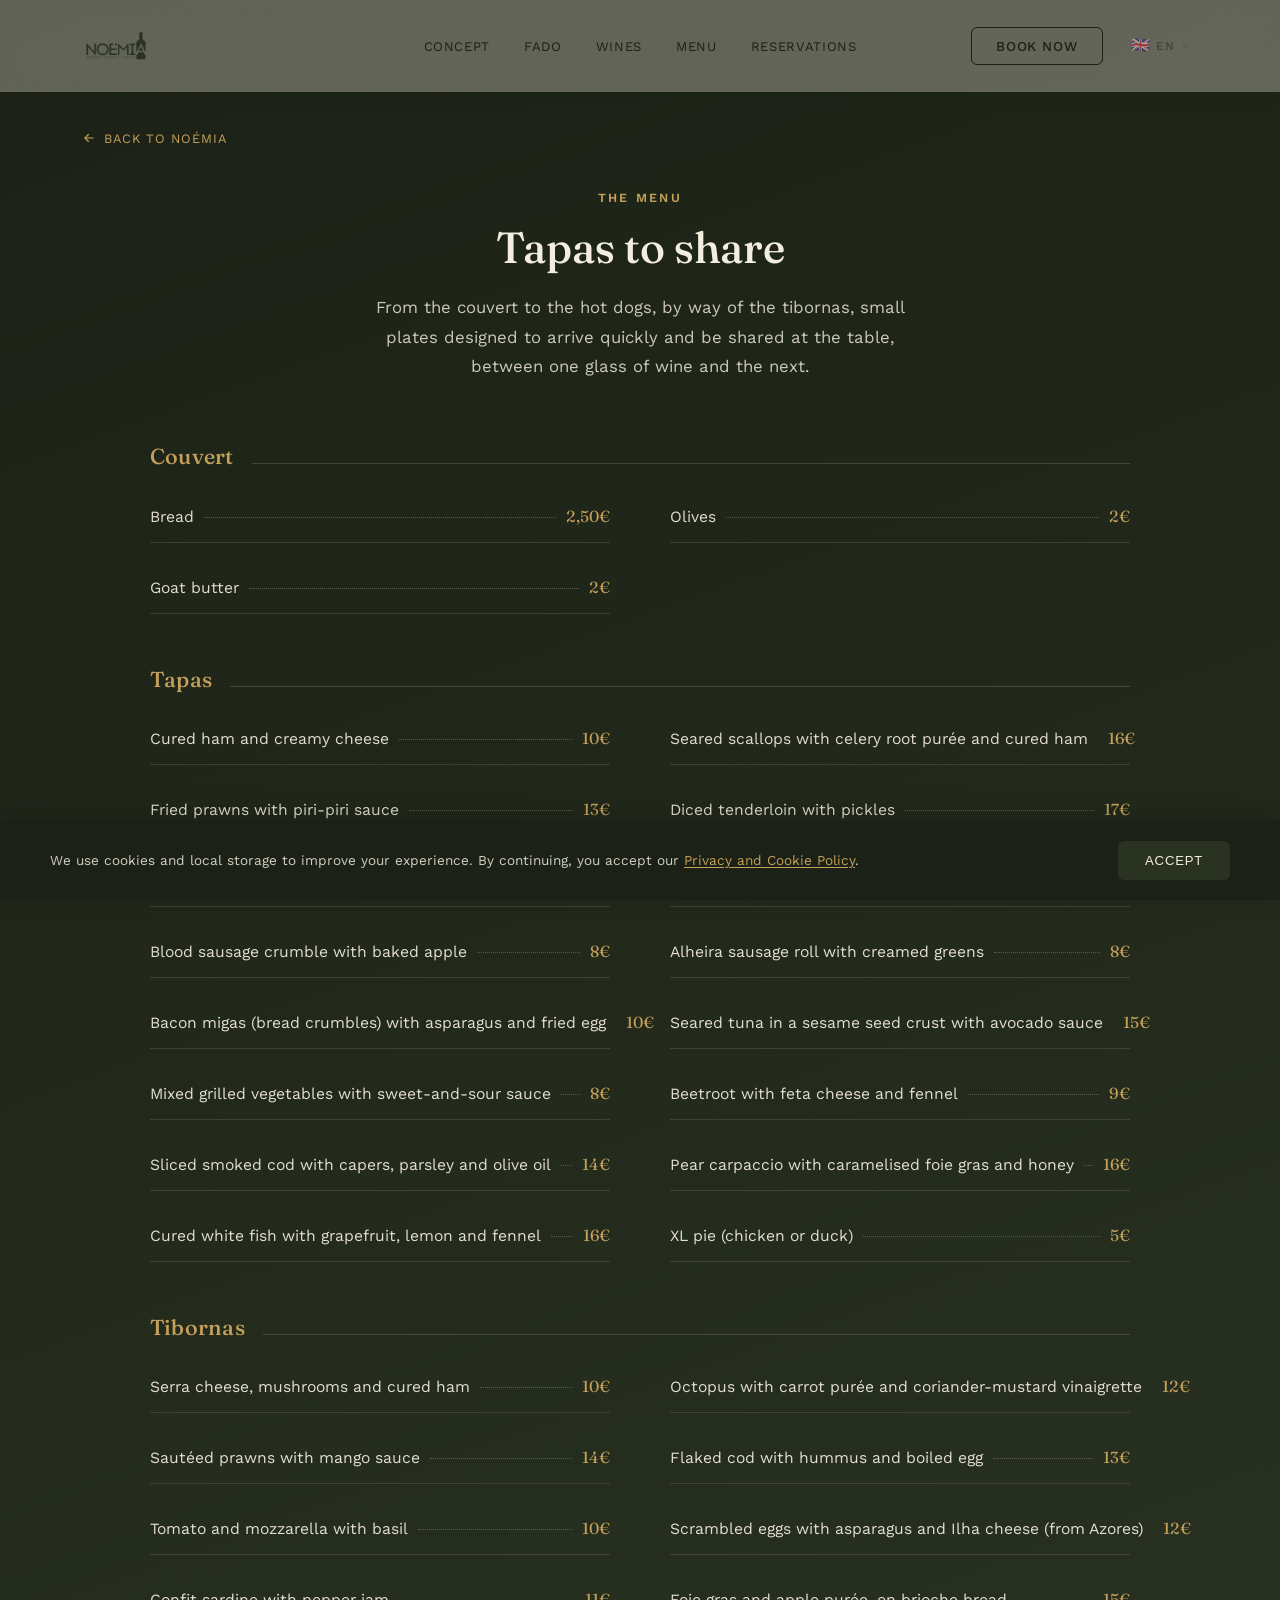
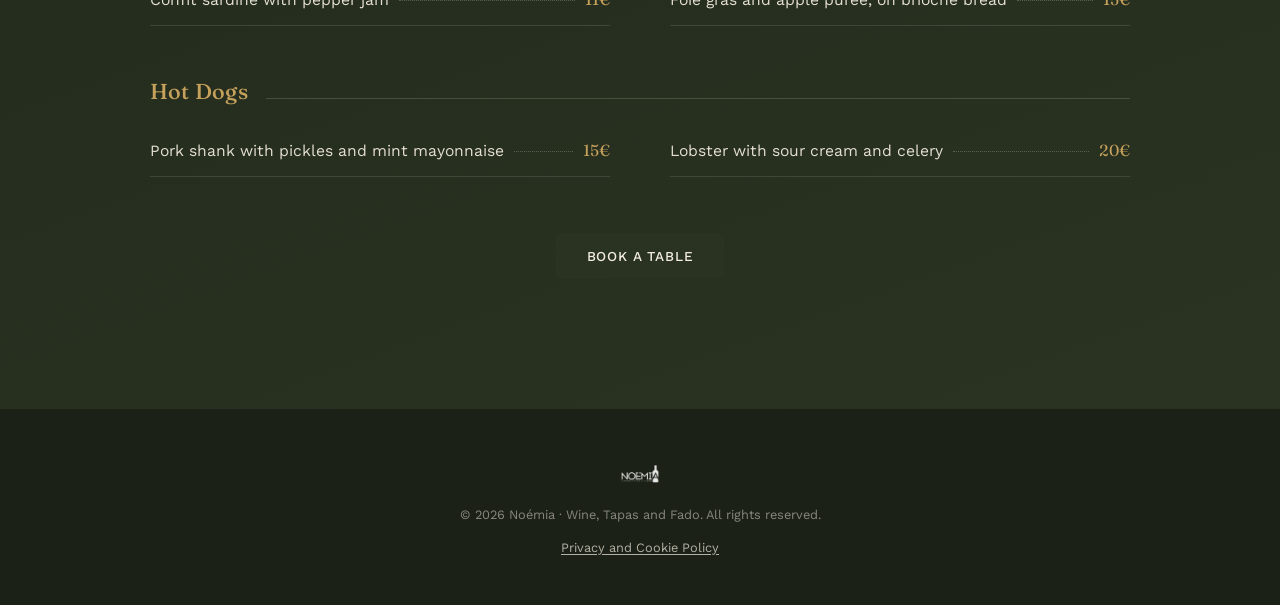
<file: en/carta.html>
<!DOCTYPE html>

<html lang="en">
<head>
<meta charset="utf-8"/>
<meta content="width=device-width, initial-scale=1.0" name="viewport"/>
<title data-i18n="meta.title.carta">Portuguese Tapas Menu · Noémia Lisbon</title>
<meta content="Noémia's Portuguese tapas menu in Lisbon: couvert, tapas, tibornas and hot dogs to share at the table." data-i18n-content="meta.description.carta" name="description"/>
<meta content="index, follow" name="robots"/>
<link href="https://noemia.pt/en/carta.html" rel="canonical"/>
<link href="https://noemia.pt/carta.html" hreflang="pt" rel="alternate"/>
<link href="https://noemia.pt/en/carta.html" hreflang="en" rel="alternate"/>
<link href="https://noemia.pt/carta.html" hreflang="x-default" rel="alternate"/>
<meta content="website" property="og:type"/>
<meta content="Noémia" property="og:site_name"/>
<meta content="en_US" property="og:locale"/>
<meta content="pt_PT" property="og:locale:alternate"/>
<meta content="https://noemia.pt/en/carta.html" property="og:url"/>
<meta content="Portuguese Tapas Menu · Noémia Lisbon" data-i18n-content="meta.title.carta" property="og:title"/>
<meta content="Noémia's Portuguese tapas menu in Lisbon: couvert, tapas, tibornas and hot dogs to share at the table." data-i18n-content="meta.description.carta" property="og:description"/>
<meta content="https://noemia.pt/assets/img/conservas-caseiras.jpg" property="og:image"/>
<meta content="summary_large_image" name="twitter:card"/>
<meta content="Portuguese Tapas Menu · Noémia Lisbon" data-i18n-content="meta.title.carta" name="twitter:title"/>
<meta content="Noémia's Portuguese tapas menu in Lisbon: couvert, tapas, tibornas and hot dogs to share at the table." data-i18n-content="meta.description.carta" name="twitter:description"/>
<meta content="https://noemia.pt/assets/img/conservas-caseiras.jpg" name="twitter:image"/>
<link href="../assets/logo/favicon-32.png" rel="icon" sizes="32x32" type="image/png"/>
<link href="../assets/logo/apple-touch-icon.png" rel="apple-touch-icon"/>
<link href="https://fonts.googleapis.com" rel="preconnect"/>
<link crossorigin="" href="https://fonts.gstatic.com" rel="preconnect"/>
<link href="https://fonts.googleapis.com/css2?family=Fraunces:ital,opsz,wght@0,9..144,300;0,9..144,500;0,9..144,600;1,9..144,500&amp;family=Work+Sans:wght@300;400;500;600&amp;display=swap" rel="stylesheet"/>
<link href="../assets/css/style.css" rel="stylesheet"/>
</head>
<body class="subpage">
<div class="grain"></div>
<header class="site-header" id="topo">
<div class="container header-inner">
<a class="brand" href="index.html#topo">
<img alt="Noémia · Wine, Tapas and Fado" class="brand-logo brand-logo-light" data-i18n-alt="meta.tagline" src="../assets/logo/noemia-white.png"/>
<img alt="" aria-hidden="true" class="brand-logo brand-logo-dark" src="../assets/logo/noemia-dark.png"/>
</a>
<nav class="main-nav" id="main-nav">
<a data-i18n="nav.conceito" href="index.html#conceito">Concept</a>
<a data-i18n="nav.fado" href="index.html#fado">Fado</a>
<a data-i18n="nav.vinhos" href="vinhos.html">Wines</a>
<a data-i18n="nav.carta" href="carta.html">Menu</a>
<a data-i18n="nav.reservas" href="index.html#reservas">Reservations</a>
</nav>
<div class="header-actions">
<a class="btn btn-outline nav-cta" data-i18n="nav.reservar" href="https://reserve.dish.co/347019" rel="noopener" target="_blank">Book Now</a>
<div class="lang-switch" id="lang-switch">
<button aria-expanded="false" aria-haspopup="true" aria-label="Idioma / Language / Idioma / Langue" class="lang-toggle" id="lang-toggle" type="button">
<span aria-hidden="true" class="lang-flag">🇵🇹</span>
<span class="lang-current-code">PT</span>
<svg class="lang-caret" fill="none" stroke="currentColor" stroke-linecap="round" stroke-linejoin="round" stroke-width="2" viewbox="0 0 24 24"><path d="M6 9l6 6 6-6"></path></svg>
</button>
<div class="lang-menu" role="menu">
<button class="lang-btn" data-lang="pt" role="menuitem" type="button"><span aria-hidden="true" class="lang-flag">🇵🇹</span>PT</button>
<button class="lang-btn" data-lang="en" role="menuitem" type="button"><span aria-hidden="true" class="lang-flag">🇬🇧</span>EN</button>
<button class="lang-btn" data-lang="es" role="menuitem" type="button"><span aria-hidden="true" class="lang-flag">🇪🇸</span>ES</button>
<button class="lang-btn" data-lang="fr" role="menuitem" type="button"><span aria-hidden="true" class="lang-flag">🇫🇷</span>FR</button>
</div>
</div>
<button aria-expanded="false" aria-label="Open menu" class="nav-toggle" data-i18n-aria-label="nav.toggle.aria" id="nav-toggle">
<span></span><span></span><span></span>
</button>
</div>
</div>
</header>
<main>
<section class="section carta" id="menu">
<div class="container">
<a class="back-link reveal" href="index.html#vinhos" id="back-link">
<svg fill="none" stroke="currentColor" stroke-linecap="round" stroke-linejoin="round" stroke-width="2" viewbox="0 0 24 24"><path d="M19 12H5"></path><path d="M11 18l-6-6 6-6"></path></svg>
<span data-i18n="back.link">Back to Noémia</span>
</a>
<div class="section-head">
<p class="eyebrow eyebrow-light reveal" data-i18n="carta.eyebrow">The Menu</p>
<h1 class="reveal" data-i18n="carta.heading">Tapas to share</h1>
<p class="lead lead-light reveal" data-i18n="splitpanel.tapas.desc">From the couvert to the hot dogs, by way of the tibornas, small plates designed to arrive quickly and be shared at the table, between one glass of wine and the next.</p>
</div>
<div class="menu-categories">
<div class="menu-category reveal">
<div class="menu-category-head">
<h3 class="menu-category-title" data-i18n="cat.couvert">Couvert</h3>
<span class="menu-category-line"></span>
</div>
<div class="menu-grid">
<div class="menu-item">
<div class="menu-item-top"><h4 data-i18n="item.pao">Bread</h4><span class="dots"></span><span class="price">2,50€</span></div>
</div>
<div class="menu-item">
<div class="menu-item-top"><h4 data-i18n="item.azeitonas">Olives</h4><span class="dots"></span><span class="price">2€</span></div>
</div>
<div class="menu-item">
<div class="menu-item-top"><h4 data-i18n="item.manteigacabra">Goat butter</h4><span class="dots"></span><span class="price">2€</span></div>
</div>
</div>
</div>
<div class="menu-category reveal">
<div class="menu-category-head">
<h3 class="menu-category-title" data-i18n="cat.tapas">Tapas</h3>
<span class="menu-category-line"></span>
</div>
<div class="menu-grid">
<div class="menu-item">
<div class="menu-item-top"><h4 data-i18n="item.presunto">Cured ham and creamy cheese</h4><span class="dots"></span><span class="price">10€</span></div>
</div>
<div class="menu-item">
<div class="menu-item-top"><h4 data-i18n="item.vieiras">Seared scallops with celery root purée and cured ham</h4><span class="dots"></span><span class="price">16€</span></div>
</div>
<div class="menu-item">
<div class="menu-item-top"><h4 data-i18n="item.gambas">Fried prawns with piri-piri sauce</h4><span class="dots"></span><span class="price">13€</span></div>
</div>
<div class="menu-item">
<div class="menu-item-top"><h4 data-i18n="item.picadinho">Diced tenderloin with pickles</h4><span class="dots"></span><span class="price">17€</span></div>
</div>
<div class="menu-item">
<div class="menu-item-top"><h4 data-i18n="item.camembert">Melted Camembert cheese with spices and fig jam</h4><span class="dots"></span><span class="price">9€</span></div>
</div>
<div class="menu-item">
<div class="menu-item-top"><h4 data-i18n="item.mistoqueijos">Selection of Portuguese cheeses with dried fruits and jam</h4><span class="dots"></span><span class="price">10€</span></div>
</div>
<div class="menu-item">
<div class="menu-item-top"><h4 data-i18n="item.crumble">Blood sausage crumble with baked apple</h4><span class="dots"></span><span class="price">8€</span></div>
</div>
<div class="menu-item">
<div class="menu-item-top"><h4 data-i18n="item.charuto">Alheira sausage roll with creamed greens</h4><span class="dots"></span><span class="price">8€</span></div>
</div>
<div class="menu-item">
<div class="menu-item-top"><h4 data-i18n="item.migas">Bacon migas (bread crumbles) with asparagus and fried egg</h4><span class="dots"></span><span class="price">10€</span></div>
</div>
<div class="menu-item">
<div class="menu-item-top"><h4 data-i18n="item.atum">Seared tuna in a sesame seed crust with avocado sauce</h4><span class="dots"></span><span class="price">15€</span></div>
</div>
<div class="menu-item">
<div class="menu-item-top"><h4 data-i18n="item.mistolegumes">Mixed grilled vegetables with sweet-and-sour sauce</h4><span class="dots"></span><span class="price">8€</span></div>
</div>
<div class="menu-item">
<div class="menu-item-top"><h4 data-i18n="item.beterraba">Beetroot with feta cheese and fennel</h4><span class="dots"></span><span class="price">9€</span></div>
</div>
<div class="menu-item">
<div class="menu-item-top"><h4 data-i18n="item.bacalhaufumado">Sliced smoked cod with capers, parsley and olive oil</h4><span class="dots"></span><span class="price">14€</span></div>
</div>
<div class="menu-item">
<div class="menu-item-top"><h4 data-i18n="item.carpaccio">Pear carpaccio with caramelised foie gras and honey</h4><span class="dots"></span><span class="price">16€</span></div>
</div>
<div class="menu-item">
<div class="menu-item-top"><h4 data-i18n="item.peixebranco">Cured white fish with grapefruit, lemon and fennel</h4><span class="dots"></span><span class="price">16€</span></div>
</div>
<div class="menu-item">
<div class="menu-item-top"><h4 data-i18n="item.empada">XL pie (chicken or duck)</h4><span class="dots"></span><span class="price">5€</span></div>
</div>
</div>
</div>
<div class="menu-category reveal">
<div class="menu-category-head">
<h3 class="menu-category-title" data-i18n="cat.tibornas">Tibornas</h3>
<span class="menu-category-line"></span>
</div>
<div class="menu-grid">
<div class="menu-item">
<div class="menu-item-top"><h4 data-i18n="item.queijoserra">Serra cheese, mushrooms and cured ham</h4><span class="dots"></span><span class="price">10€</span></div>
</div>
<div class="menu-item">
<div class="menu-item-top"><h4 data-i18n="item.polvo">Octopus with carrot purée and coriander-mustard vinaigrette</h4><span class="dots"></span><span class="price">12€</span></div>
</div>
<div class="menu-item">
<div class="menu-item-top"><h4 data-i18n="item.camarao">Sautéed prawns with mango sauce</h4><span class="dots"></span><span class="price">14€</span></div>
</div>
<div class="menu-item">
<div class="menu-item-top"><h4 data-i18n="item.bacalhaulascado">Flaked cod with hummus and boiled egg</h4><span class="dots"></span><span class="price">13€</span></div>
</div>
<div class="menu-item">
<div class="menu-item-top"><h4 data-i18n="item.tomatemozz">Tomato and mozzarella with basil</h4><span class="dots"></span><span class="price">10€</span></div>
</div>
<div class="menu-item">
<div class="menu-item-top"><h4 data-i18n="item.ovosmexidos">Scrambled eggs with asparagus and Ilha cheese (from Azores)</h4><span class="dots"></span><span class="price">12€</span></div>
</div>
<div class="menu-item">
<div class="menu-item-top"><h4 data-i18n="item.sardinha">Confit sardine with pepper jam</h4><span class="dots"></span><span class="price">11€</span></div>
</div>
<div class="menu-item">
<div class="menu-item-top"><h4 data-i18n="item.foiegras">Foie gras and apple purée, on brioche bread</h4><span class="dots"></span><span class="price">15€</span></div>
</div>
</div>
</div>
<div class="menu-category reveal">
<div class="menu-category-head">
<h3 class="menu-category-title" data-i18n="cat.cachorros">Hot Dogs</h3>
<span class="menu-category-line"></span>
</div>
<div class="menu-grid">
<div class="menu-item">
<div class="menu-item-top"><h4 data-i18n="item.pernil">Pork shank with pickles and mint mayonnaise</h4><span class="dots"></span><span class="price">15€</span></div>
</div>
<div class="menu-item">
<div class="menu-item-top"><h4 data-i18n="item.lavagante">Lobster with sour cream and celery</h4><span class="dots"></span><span class="price">20€</span></div>
</div>
</div>
</div>
</div>
<div class="center-cta reveal">
<a class="btn btn-primary" data-i18n="cta.reservarmesa" href="https://reserve.dish.co/347019" rel="noopener" target="_blank">Book a Table</a>
</div>
</div>
</section>
</main>
<footer class="site-footer">
<div class="container footer-inner">
<img alt="Noémia" class="footer-logo" src="../assets/logo/noemia-white.png"/>
<p>© <span id="year"></span> <span data-i18n="footer.text">Noémia · Wine, Tapas and Fado. All rights reserved.</span></p>
<p class="footer-legal-link"><a href="privacy-policy.html">Privacy and Cookie Policy</a></p>
</div>
</footer>
<div class="mobile-cta-bar">
<a class="btn btn-primary" data-i18n="cta.reservarmesa" href="https://reserve.dish.co/347019" rel="noopener" target="_blank">Book a Table</a>
</div>
<div class="cookie-banner" id="cookie-banner">
  <div class="cookie-banner-inner">
    <p class="cookie-banner-text">
      <span data-i18n="cookie.text">We use cookies and local storage to improve your experience.</span>
      <a href="privacy-policy.html" data-i18n="cookie.link">Privacy and Cookie Policy</a>.
    </p>
    <div class="cookie-banner-actions">
      <button type="button" class="btn btn-primary cookie-accept" id="cookie-accept" data-i18n="cookie.accept">Accept</button>
    </div>
  </div>
</div>
<script src="../assets/js/script.js"></script>
<script src="../assets/js/i18n.js"></script>
</body>
</html>
</file>
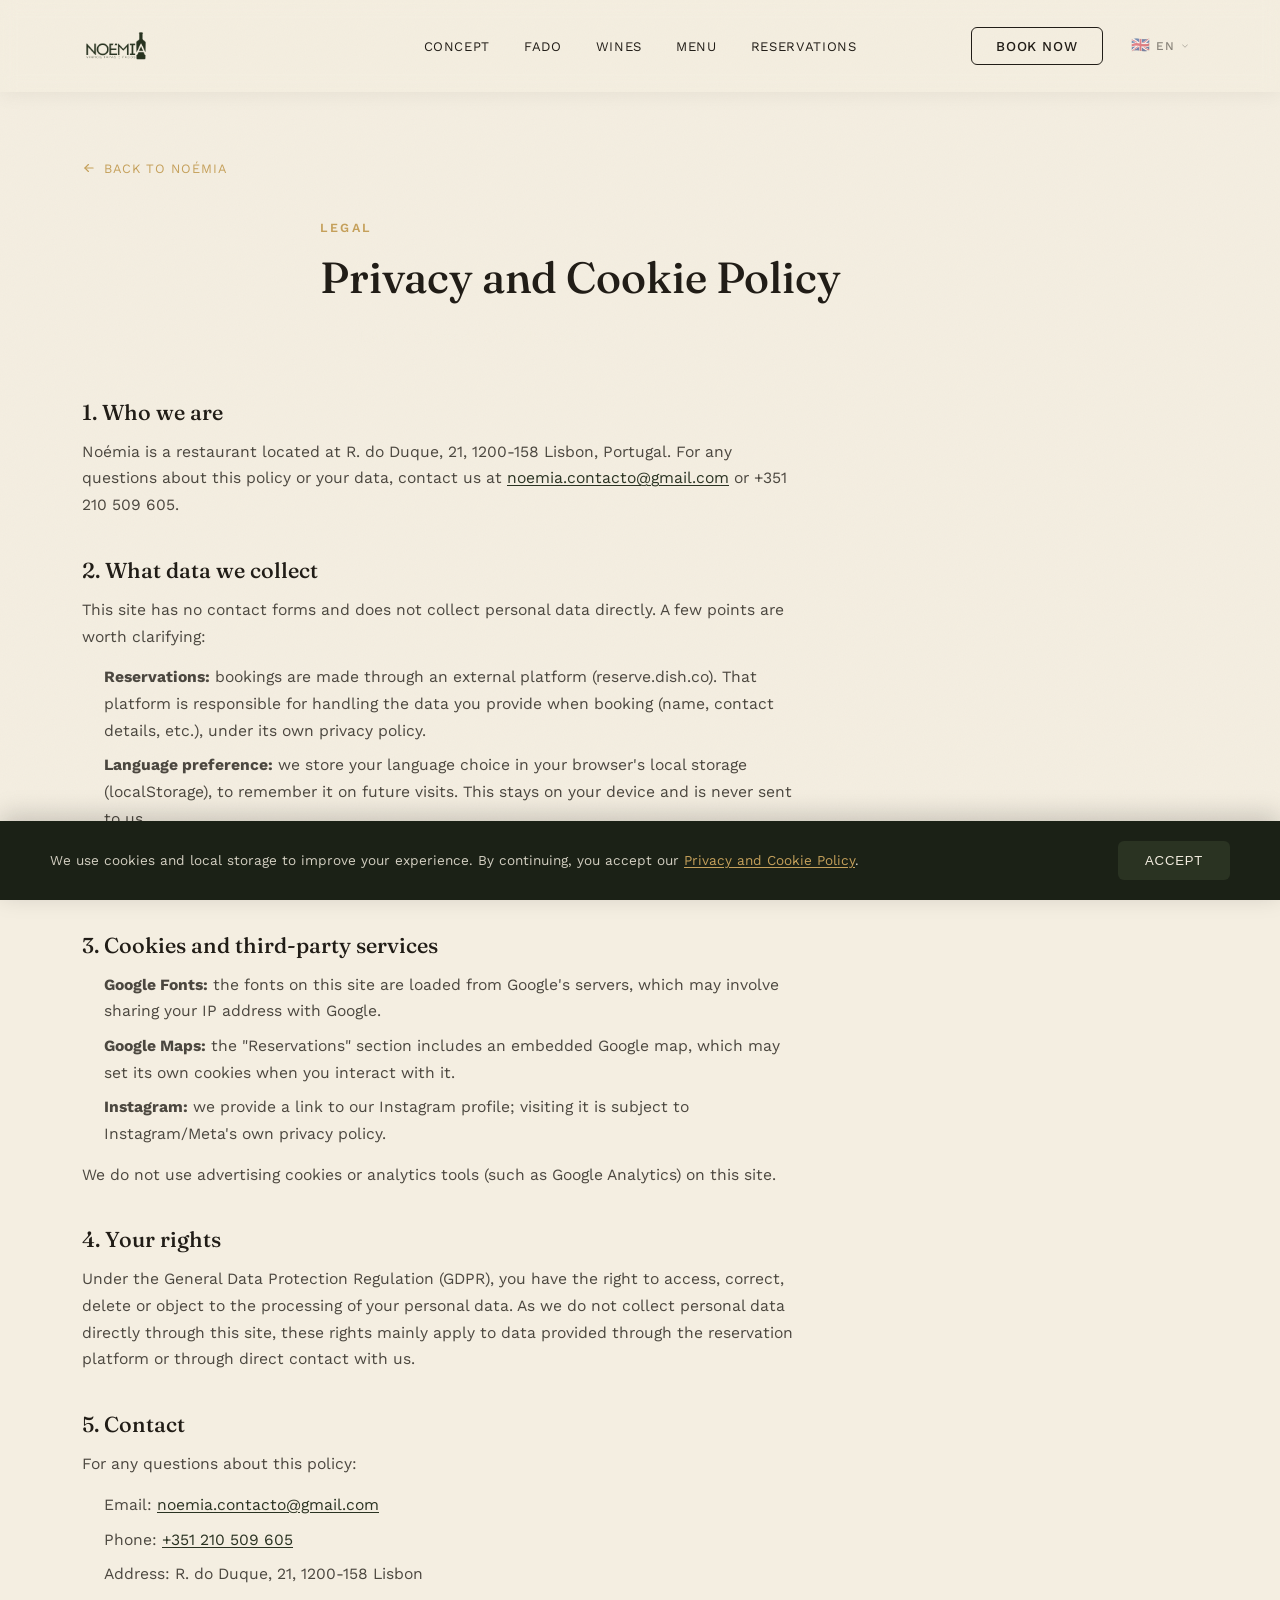
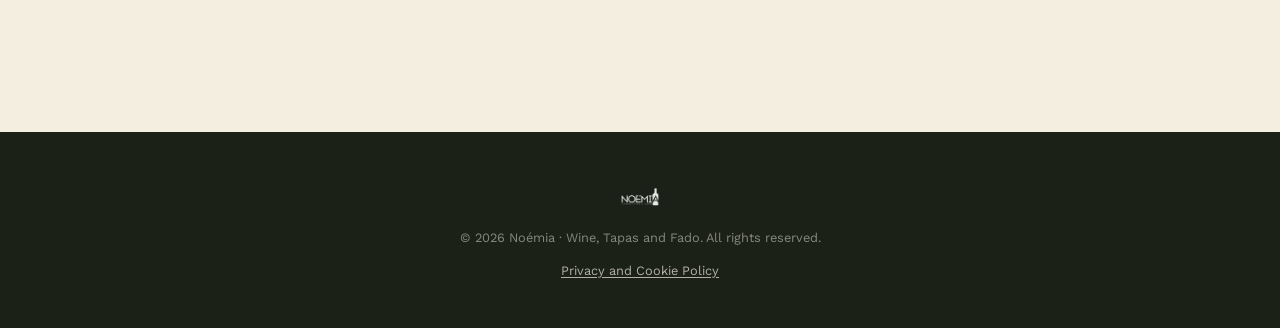
<file: en/privacy-policy.html>
<!DOCTYPE html>
<html lang="en">
<head>
<meta charset="UTF-8">
<meta name="viewport" content="width=device-width, initial-scale=1.0">
<title>Privacy and Cookie Policy · Noémia</title>
<meta name="description" content="Noémia's privacy and cookie policy: what data is collected, what cookies are used and how to exercise your rights.">
<meta name="robots" content="index, follow">
<link rel="canonical" href="https://noemia.pt/en/privacy-policy.html">
<link rel="alternate" hreflang="pt" href="https://noemia.pt/politica-privacidade.html">
<link rel="alternate" hreflang="en" href="https://noemia.pt/en/privacy-policy.html">
<link rel="alternate" hreflang="x-default" href="https://noemia.pt/politica-privacidade.html">

<link rel="icon" type="image/png" sizes="32x32" href="../assets/logo/favicon-32.png">
<link rel="apple-touch-icon" href="../assets/logo/apple-touch-icon.png">

<link rel="preconnect" href="https://fonts.googleapis.com">
<link rel="preconnect" href="https://fonts.gstatic.com" crossorigin>
<link href="https://fonts.googleapis.com/css2?family=Fraunces:ital,opsz,wght@0,9..144,300;0,9..144,500;0,9..144,600;1,9..144,500&family=Work+Sans:wght@300;400;500;600&display=swap" rel="stylesheet">

<link rel="stylesheet" href="../assets/css/style.css">
</head>
<body class="subpage">

<div class="grain"></div>

<header class="site-header" id="topo">
  <div class="container header-inner">
    <a href="index.html#topo" class="brand">
      <img src="../assets/logo/noemia-white.png" alt="Noémia · Wine, Tapas and Fado" class="brand-logo brand-logo-light" data-i18n-alt="meta.tagline">
      <img src="../assets/logo/noemia-dark.png" alt="" aria-hidden="true" class="brand-logo brand-logo-dark">
    </a>

    <nav class="main-nav" id="main-nav">
      <a href="index.html#conceito" data-i18n="nav.conceito">Concept</a>
      <a href="index.html#fado" data-i18n="nav.fado">Fado</a>
      <a href="vinhos.html" data-i18n="nav.vinhos">Wines</a>
      <a href="carta.html" data-i18n="nav.carta">Menu</a>
      <a href="index.html#reservas" data-i18n="nav.reservas">Reservations</a>
    </nav>

    <div class="header-actions">
      <a href="https://reserve.dish.co/347019" target="_blank" rel="noopener" class="btn btn-outline nav-cta" data-i18n="nav.reservar">Book Now</a>

      <div class="lang-switch" id="lang-switch">
        <button type="button" class="lang-toggle" id="lang-toggle" aria-haspopup="true" aria-expanded="false" aria-label="Idioma / Language / Idioma / Langue">
          <span class="lang-flag" aria-hidden="true">🇬🇧</span>
          <span class="lang-current-code">EN</span>
          <svg class="lang-caret" viewBox="0 0 24 24" fill="none" stroke="currentColor" stroke-width="2" stroke-linecap="round" stroke-linejoin="round"><path d="M6 9l6 6 6-6"/></svg>
        </button>
        <div class="lang-menu" role="menu">
          <button type="button" class="lang-btn" data-lang="pt" role="menuitem"><span class="lang-flag" aria-hidden="true">🇵🇹</span>PT</button>
          <button type="button" class="lang-btn" data-lang="en" role="menuitem"><span class="lang-flag" aria-hidden="true">🇬🇧</span>EN</button>
          <button type="button" class="lang-btn" data-lang="es" role="menuitem"><span class="lang-flag" aria-hidden="true">🇪🇸</span>ES</button>
          <button type="button" class="lang-btn" data-lang="fr" role="menuitem"><span class="lang-flag" aria-hidden="true">🇫🇷</span>FR</button>
        </div>
      </div>

      <button class="nav-toggle" id="nav-toggle" aria-label="Open menu" data-i18n-aria-label="nav.toggle.aria" aria-expanded="false">
        <span></span><span></span><span></span>
      </button>
    </div>
  </div>
</header>

<main>

  <section class="section legal">
    <div class="container">
      <a href="index.html" class="back-link reveal" id="back-link">
        <svg viewBox="0 0 24 24" fill="none" stroke="currentColor" stroke-width="2" stroke-linecap="round" stroke-linejoin="round"><path d="M19 12H5"/><path d="M11 18l-6-6 6-6"/></svg>
        <span>Back to Noémia</span>
      </a>

      <div class="section-head legal-head">
        <p class="eyebrow eyebrow-light reveal">Legal</p>
        <h1 class="reveal">Privacy and Cookie Policy</h1>
        <p class="lead lead-light reveal">Last updated: 28 July 2026</p>
      </div>

      <div class="legal-content reveal">
        <h2>1. Who we are</h2>
        <p>Noémia is a restaurant located at R. do Duque, 21, 1200-158 Lisbon, Portugal. For any questions about this policy or your data, contact us at <a href="mailto:noemia.contacto@gmail.com">noemia.contacto@gmail.com</a> or +351 210 509 605.</p>

        <h2>2. What data we collect</h2>
        <p>This site has no contact forms and does not collect personal data directly. A few points are worth clarifying:</p>
        <ul>
          <li><strong>Reservations:</strong> bookings are made through an external platform (reserve.dish.co). That platform is responsible for handling the data you provide when booking (name, contact details, etc.), under its own privacy policy.</li>
          <li><strong>Language preference:</strong> we store your language choice in your browser's local storage (localStorage), to remember it on future visits. This stays on your device and is never sent to us.</li>
          <li><strong>Cookie consent:</strong> we also store, in your browser, whether you've responded to the cookie notice, so it isn't shown repeatedly.</li>
        </ul>

        <h2>3. Cookies and third-party services</h2>
        <ul>
          <li><strong>Google Fonts:</strong> the fonts on this site are loaded from Google's servers, which may involve sharing your IP address with Google.</li>
          <li><strong>Google Maps:</strong> the "Reservations" section includes an embedded Google map, which may set its own cookies when you interact with it.</li>
          <li><strong>Instagram:</strong> we provide a link to our Instagram profile; visiting it is subject to Instagram/Meta's own privacy policy.</li>
        </ul>
        <p>We do not use advertising cookies or analytics tools (such as Google Analytics) on this site.</p>

        <h2>4. Your rights</h2>
        <p>Under the General Data Protection Regulation (GDPR), you have the right to access, correct, delete or object to the processing of your personal data. As we do not collect personal data directly through this site, these rights mainly apply to data provided through the reservation platform or through direct contact with us.</p>

        <h2>5. Contact</h2>
        <p>For any questions about this policy:</p>
        <ul>
          <li>Email: <a href="mailto:noemia.contacto@gmail.com">noemia.contacto@gmail.com</a></li>
          <li>Phone: <a href="tel:+351210509605">+351 210 509 605</a></li>
          <li>Address: R. do Duque, 21, 1200-158 Lisbon</li>
        </ul>
      </div>
    </div>
  </section>

</main>

<footer class="site-footer">
  <div class="container footer-inner">
    <img src="../assets/logo/noemia-white.png" alt="Noémia" class="footer-logo">
    <p>&copy; <span id="year"></span> <span data-i18n="footer.text">Noémia · Wine, Tapas and Fado. All rights reserved.</span></p>
    <p class="footer-legal-link"><a href="privacy-policy.html">Privacy and Cookie Policy</a></p>
  </div>
</footer>

<div class="cookie-banner" id="cookie-banner">
  <div class="cookie-banner-inner">
    <p class="cookie-banner-text">
      <span data-i18n="cookie.text">We use cookies and local storage to improve your experience.</span>
      <a href="privacy-policy.html" data-i18n="cookie.link">Privacy and Cookie Policy</a>.
    </p>
    <div class="cookie-banner-actions">
      <button type="button" class="btn btn-primary cookie-accept" id="cookie-accept" data-i18n="cookie.accept">Accept</button>
    </div>
  </div>
</div>

<script src="../assets/js/script.js"></script>
<script src="../assets/js/i18n.js"></script>
</body>
</html>
</file>
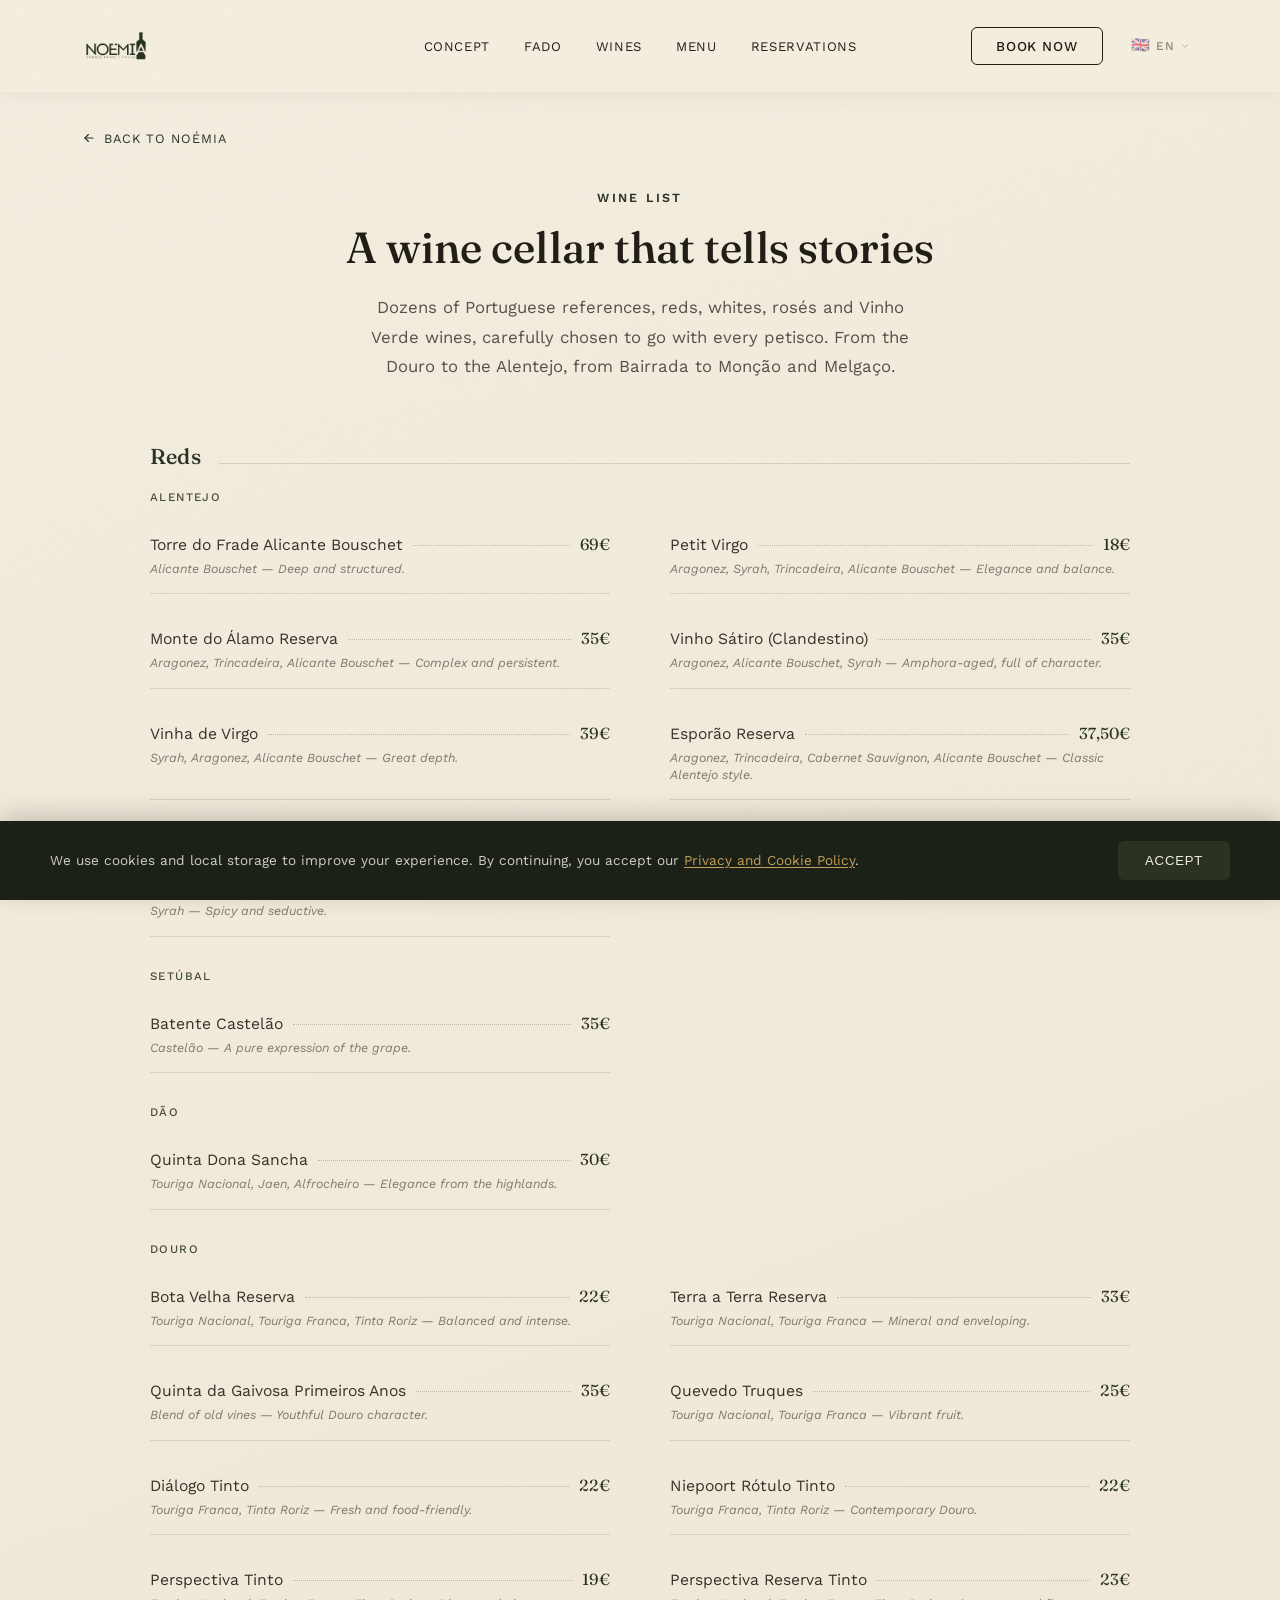
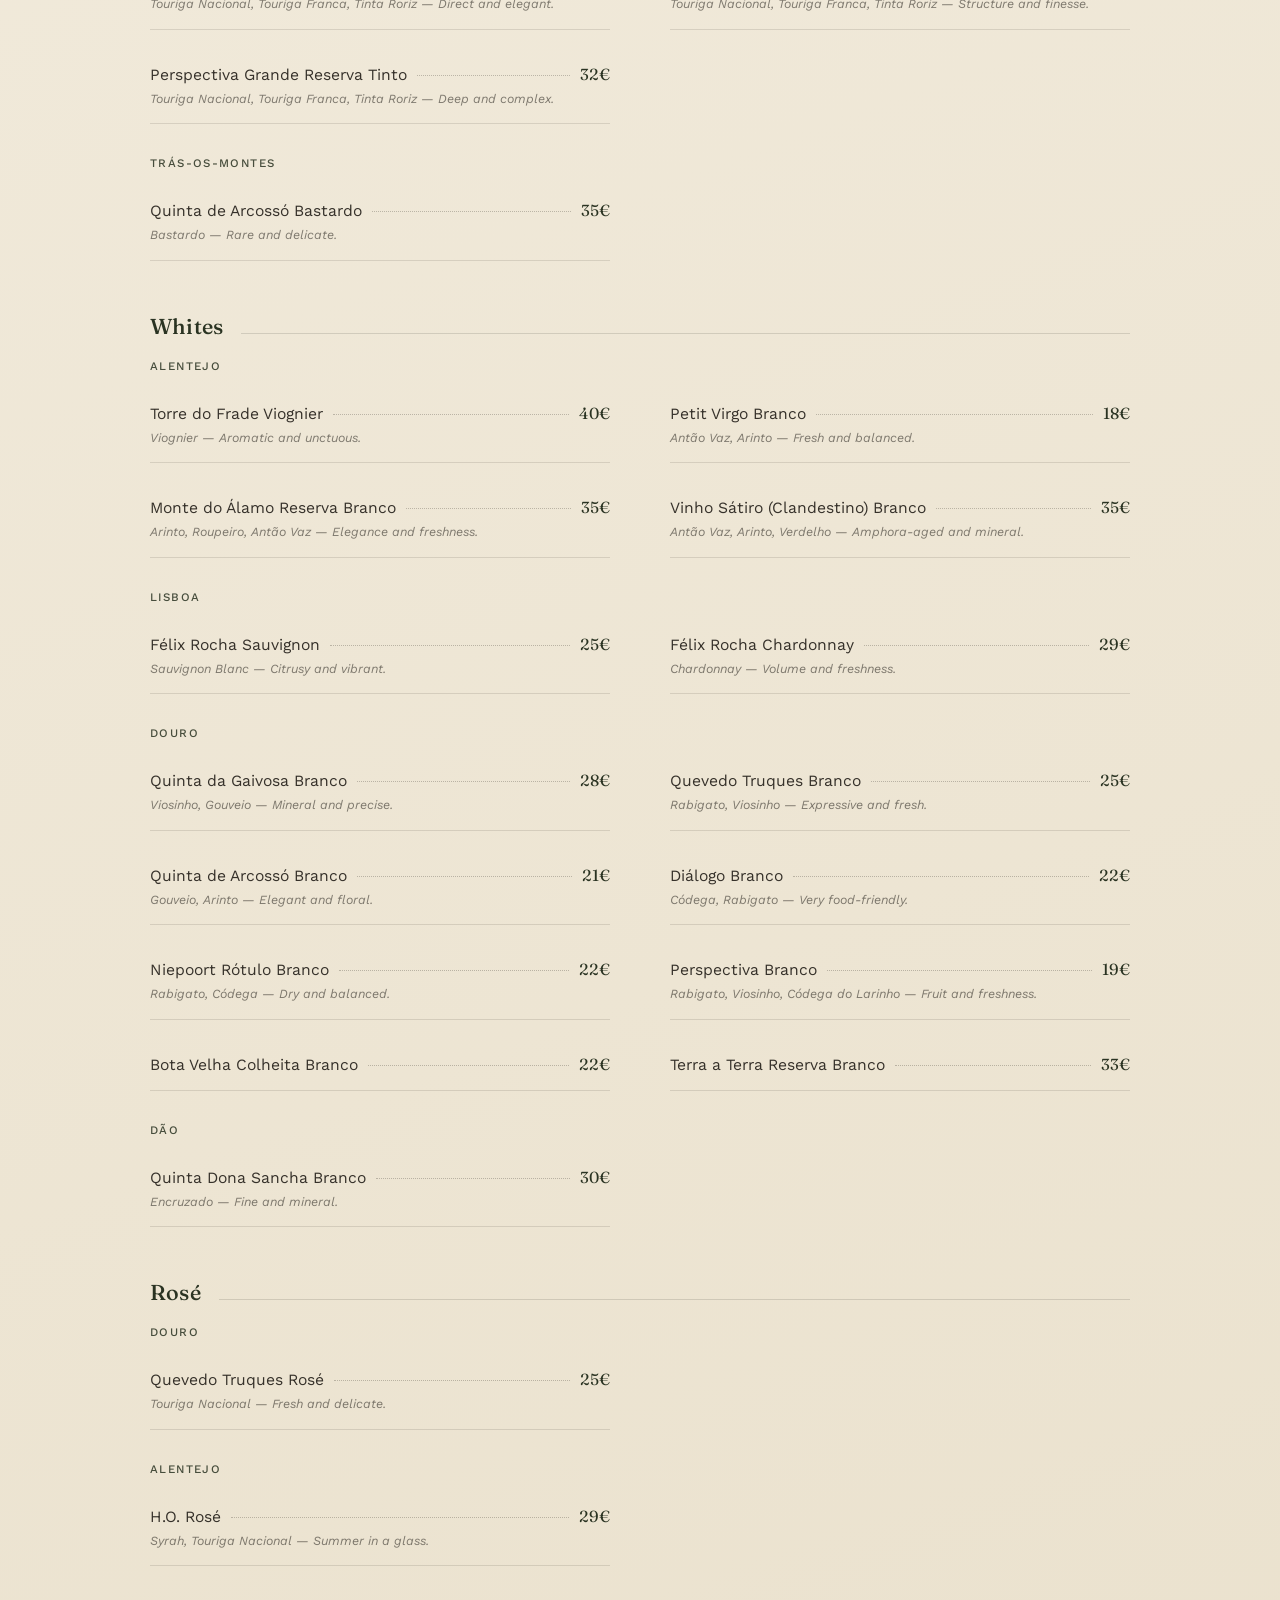
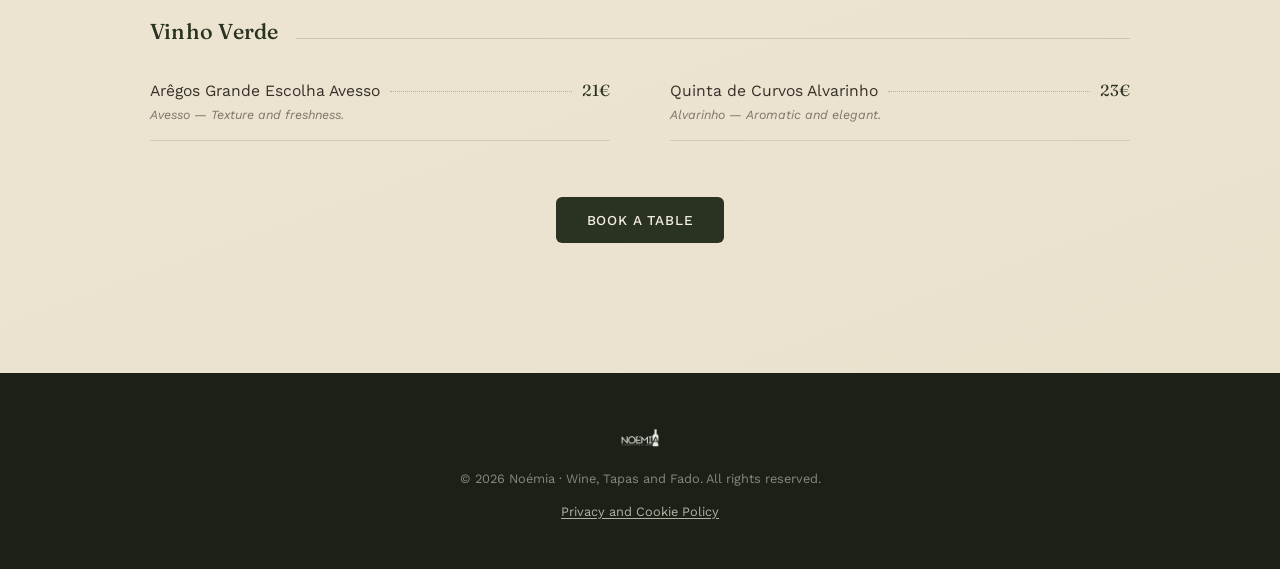
<file: en/vinhos.html>
<!DOCTYPE html>

<html lang="en">
<head>
<meta charset="utf-8"/>
<meta content="width=device-width, initial-scale=1.0" name="viewport"/>
<title data-i18n="meta.title.vinhos">Portuguese Wines in Lisbon · Noémia Wine List</title>
<meta content="Noémia's Portuguese wine list in Lisbon: reds, whites, rosés and vinho verdes from national producers, from Douro to Alentejo." data-i18n-content="meta.description.vinhos" name="description"/>
<meta content="index, follow" name="robots"/>
<link href="https://noemia.pt/en/vinhos.html" rel="canonical"/>
<link href="https://noemia.pt/vinhos.html" hreflang="pt" rel="alternate"/>
<link href="https://noemia.pt/en/vinhos.html" hreflang="en" rel="alternate"/>
<link href="https://noemia.pt/vinhos.html" hreflang="x-default" rel="alternate"/>
<meta content="website" property="og:type"/>
<meta content="Noémia" property="og:site_name"/>
<meta content="en_US" property="og:locale"/>
<meta content="pt_PT" property="og:locale:alternate"/>
<meta content="https://noemia.pt/en/vinhos.html" property="og:url"/>
<meta content="Portuguese Wines in Lisbon · Noémia Wine List" data-i18n-content="meta.title.vinhos" property="og:title"/>
<meta content="Noémia's Portuguese wine list in Lisbon: reds, whites, rosés and vinho verdes from national producers, from Douro to Alentejo." data-i18n-content="meta.description.vinhos" property="og:description"/>
<meta content="https://noemia.pt/assets/img/parede-vinhos.jpg" property="og:image"/>
<meta content="summary_large_image" name="twitter:card"/>
<meta content="Portuguese Wines in Lisbon · Noémia Wine List" data-i18n-content="meta.title.vinhos" name="twitter:title"/>
<meta content="Noémia's Portuguese wine list in Lisbon: reds, whites, rosés and vinho verdes from national producers, from Douro to Alentejo." data-i18n-content="meta.description.vinhos" name="twitter:description"/>
<meta content="https://noemia.pt/assets/img/parede-vinhos.jpg" name="twitter:image"/>
<link href="../assets/logo/favicon-32.png" rel="icon" sizes="32x32" type="image/png"/>
<link href="../assets/logo/apple-touch-icon.png" rel="apple-touch-icon"/>
<link href="https://fonts.googleapis.com" rel="preconnect"/>
<link crossorigin="" href="https://fonts.gstatic.com" rel="preconnect"/>
<link href="https://fonts.googleapis.com/css2?family=Fraunces:ital,opsz,wght@0,9..144,300;0,9..144,500;0,9..144,600;1,9..144,500&amp;family=Work+Sans:wght@300;400;500;600&amp;display=swap" rel="stylesheet"/>
<link href="../assets/css/style.css" rel="stylesheet"/>
</head>
<body class="subpage">
<div class="grain"></div>
<header class="site-header" id="topo">
<div class="container header-inner">
<a class="brand" href="index.html#topo">
<img alt="Noémia · Wine, Tapas and Fado" class="brand-logo brand-logo-light" data-i18n-alt="meta.tagline" src="../assets/logo/noemia-white.png"/>
<img alt="" aria-hidden="true" class="brand-logo brand-logo-dark" src="../assets/logo/noemia-dark.png"/>
</a>
<nav class="main-nav" id="main-nav">
<a data-i18n="nav.conceito" href="index.html#conceito">Concept</a>
<a data-i18n="nav.fado" href="index.html#fado">Fado</a>
<a data-i18n="nav.vinhos" href="vinhos.html">Wines</a>
<a data-i18n="nav.carta" href="carta.html">Menu</a>
<a data-i18n="nav.reservas" href="index.html#reservas">Reservations</a>
</nav>
<div class="header-actions">
<a class="btn btn-outline nav-cta" data-i18n="nav.reservar" href="https://reserve.dish.co/347019" rel="noopener" target="_blank">Book Now</a>
<div class="lang-switch" id="lang-switch">
<button aria-expanded="false" aria-haspopup="true" aria-label="Idioma / Language / Idioma / Langue" class="lang-toggle" id="lang-toggle" type="button">
<span aria-hidden="true" class="lang-flag">🇵🇹</span>
<span class="lang-current-code">PT</span>
<svg class="lang-caret" fill="none" stroke="currentColor" stroke-linecap="round" stroke-linejoin="round" stroke-width="2" viewbox="0 0 24 24"><path d="M6 9l6 6 6-6"></path></svg>
</button>
<div class="lang-menu" role="menu">
<button class="lang-btn" data-lang="pt" role="menuitem" type="button"><span aria-hidden="true" class="lang-flag">🇵🇹</span>PT</button>
<button class="lang-btn" data-lang="en" role="menuitem" type="button"><span aria-hidden="true" class="lang-flag">🇬🇧</span>EN</button>
<button class="lang-btn" data-lang="es" role="menuitem" type="button"><span aria-hidden="true" class="lang-flag">🇪🇸</span>ES</button>
<button class="lang-btn" data-lang="fr" role="menuitem" type="button"><span aria-hidden="true" class="lang-flag">🇫🇷</span>FR</button>
</div>
</div>
<button aria-expanded="false" aria-label="Open menu" class="nav-toggle" data-i18n-aria-label="nav.toggle.aria" id="nav-toggle">
<span></span><span></span><span></span>
</button>
</div>
</div>
</header>
<main>
<section class="section carta carta-light" id="menu">
<div class="container">
<a class="back-link reveal" href="index.html#vinhos" id="back-link">
<svg fill="none" stroke="currentColor" stroke-linecap="round" stroke-linejoin="round" stroke-width="2" viewbox="0 0 24 24"><path d="M19 12H5"></path><path d="M11 18l-6-6 6-6"></path></svg>
<span data-i18n="back.link">Back to Noémia</span>
</a>
<div class="section-head">
<p class="eyebrow eyebrow-light reveal" data-i18n="vinhos.eyebrow">Wine List</p>
<h1 class="reveal" data-i18n="vinhos.heading">A wine cellar that tells stories</h1>
<p class="lead lead-light reveal" data-i18n="splitpanel.vinhos.desc">Dozens of Portuguese references, reds, whites, rosés and vinho verdes, carefully chosen to go with every petisco. From the Douro to the Alentejo, from Bairrada to Monção e Melgaço.</p>
</div>
<div class="menu-categories">
<div class="menu-category reveal">
<div class="menu-category-head">
<h3 class="menu-category-title" data-i18n="cat.tintos">Red</h3>
<span class="menu-category-line"></span>
</div>
<div class="menu-region-group">
<p class="menu-region-title">Alentejo</p>
<div class="menu-grid">
<div class="menu-item">
<div class="menu-item-top"><h4>Torre do Frade Alicante Bouschet</h4><span class="dots"></span><span class="price">69€</span></div>
<p class="menu-item-meta" data-i18n="wine.note.1">Alicante Bouschet — Deep and structured.</p>
</div>
<div class="menu-item">
<div class="menu-item-top"><h4>Petit Virgo</h4><span class="dots"></span><span class="price">18€</span></div>
<p class="menu-item-meta" data-i18n="wine.note.2">Aragonez, Syrah, Trincadeira, Alicante Bouschet — Elegance and balance.</p>
</div>
<div class="menu-item">
<div class="menu-item-top"><h4>Monte do Álamo Reserva</h4><span class="dots"></span><span class="price">35€</span></div>
<p class="menu-item-meta" data-i18n="wine.note.3">Aragonez, Trincadeira, Alicante Bouschet — Complex and persistent.</p>
</div>
<div class="menu-item">
<div class="menu-item-top"><h4>Vinho Sátiro (Clandestino)</h4><span class="dots"></span><span class="price">35€</span></div>
<p class="menu-item-meta" data-i18n="wine.note.4">Aragonez, Alicante Bouschet, Syrah — Amphora-aged, full of character.</p>
</div>
<div class="menu-item">
<div class="menu-item-top"><h4>Vinha de Virgo</h4><span class="dots"></span><span class="price">39€</span></div>
<p class="menu-item-meta" data-i18n="wine.note.5">Syrah, Aragonez, Alicante Bouschet — Great depth.</p>
</div>
<div class="menu-item">
<div class="menu-item-top"><h4>Esporão Reserva</h4><span class="dots"></span><span class="price">37,50€</span></div>
<p class="menu-item-meta" data-i18n="wine.note.6">Aragonez, Trincadeira, Cabernet Sauvignon, Alicante Bouschet — Classic Alentejo style.</p>
</div>
</div>
</div>
<div class="menu-region-group">
<p class="menu-region-title">Lisboa</p>
<div class="menu-grid">
<div class="menu-item">
<div class="menu-item-top"><h4>Félix Rocha Syrah</h4><span class="dots"></span><span class="price">39€</span></div>
<p class="menu-item-meta" data-i18n="wine.note.7">Syrah — Spicy and seductive.</p>
</div>
</div>
</div>
<div class="menu-region-group">
<p class="menu-region-title">Setúbal</p>
<div class="menu-grid">
<div class="menu-item">
<div class="menu-item-top"><h4>Batente Castelão</h4><span class="dots"></span><span class="price">35€</span></div>
<p class="menu-item-meta" data-i18n="wine.note.8">Castelão — A pure expression of the grape.</p>
</div>
</div>
</div>
<div class="menu-region-group">
<p class="menu-region-title">Dão</p>
<div class="menu-grid">
<div class="menu-item">
<div class="menu-item-top"><h4>Quinta Dona Sancha</h4><span class="dots"></span><span class="price">30€</span></div>
<p class="menu-item-meta" data-i18n="wine.note.9">Touriga Nacional, Jaen, Alfrocheiro — Elegance from the highlands.</p>
</div>
</div>
</div>
<div class="menu-region-group">
<p class="menu-region-title">Douro</p>
<div class="menu-grid">
<div class="menu-item">
<div class="menu-item-top"><h4>Bota Velha Reserva</h4><span class="dots"></span><span class="price">22€</span></div>
<p class="menu-item-meta" data-i18n="wine.note.10">Touriga Nacional, Touriga Franca, Tinta Roriz — Balanced and intense.</p>
</div>
<div class="menu-item">
<div class="menu-item-top"><h4>Terra a Terra Reserva</h4><span class="dots"></span><span class="price">33€</span></div>
<p class="menu-item-meta" data-i18n="wine.note.11">Touriga Nacional, Touriga Franca — Mineral and enveloping.</p>
</div>
<div class="menu-item">
<div class="menu-item-top"><h4>Quinta da Gaivosa Primeiros Anos</h4><span class="dots"></span><span class="price">35€</span></div>
<p class="menu-item-meta" data-i18n="wine.note.12">Blend of old vines — Youthful Douro character.</p>
</div>
<div class="menu-item">
<div class="menu-item-top"><h4>Quevedo Truques</h4><span class="dots"></span><span class="price">25€</span></div>
<p class="menu-item-meta" data-i18n="wine.note.13">Touriga Nacional, Touriga Franca — Vibrant fruit.</p>
</div>
<div class="menu-item">
<div class="menu-item-top"><h4>Diálogo Tinto</h4><span class="dots"></span><span class="price">22€</span></div>
<p class="menu-item-meta" data-i18n="wine.note.14">Touriga Franca, Tinta Roriz — Fresh and food-friendly.</p>
</div>
<div class="menu-item">
<div class="menu-item-top"><h4>Niepoort Rótulo Tinto</h4><span class="dots"></span><span class="price">22€</span></div>
<p class="menu-item-meta" data-i18n="wine.note.15">Touriga Franca, Tinta Roriz — Contemporary Douro.</p>
</div>
<div class="menu-item">
<div class="menu-item-top"><h4>Perspectiva Tinto</h4><span class="dots"></span><span class="price">19€</span></div>
<p class="menu-item-meta" data-i18n="wine.note.16">Touriga Nacional, Touriga Franca, Tinta Roriz — Direct and elegant.</p>
</div>
<div class="menu-item">
<div class="menu-item-top"><h4>Perspectiva Reserva Tinto</h4><span class="dots"></span><span class="price">23€</span></div>
<p class="menu-item-meta" data-i18n="wine.note.17">Touriga Nacional, Touriga Franca, Tinta Roriz — Structure and finesse.</p>
</div>
<div class="menu-item">
<div class="menu-item-top"><h4>Perspectiva Grande Reserva Tinto</h4><span class="dots"></span><span class="price">32€</span></div>
<p class="menu-item-meta" data-i18n="wine.note.18">Touriga Nacional, Touriga Franca, Tinta Roriz — Deep and complex.</p>
</div>
</div>
</div>
<div class="menu-region-group">
<p class="menu-region-title">Trás-os-Montes</p>
<div class="menu-grid">
<div class="menu-item">
<div class="menu-item-top"><h4>Quinta de Arcossó Bastardo</h4><span class="dots"></span><span class="price">35€</span></div>
<p class="menu-item-meta" data-i18n="wine.note.19">Bastardo — Rare and delicate.</p>
</div>
</div>
</div>
</div>
<div class="menu-category reveal">
<div class="menu-category-head">
<h3 class="menu-category-title" data-i18n="cat.brancos">White</h3>
<span class="menu-category-line"></span>
</div>
<div class="menu-region-group">
<p class="menu-region-title">Alentejo</p>
<div class="menu-grid">
<div class="menu-item">
<div class="menu-item-top"><h4>Torre do Frade Viognier</h4><span class="dots"></span><span class="price">40€</span></div>
<p class="menu-item-meta" data-i18n="wine.note.20">Viognier — Aromatic and unctuous.</p>
</div>
<div class="menu-item">
<div class="menu-item-top"><h4>Petit Virgo Branco</h4><span class="dots"></span><span class="price">18€</span></div>
<p class="menu-item-meta" data-i18n="wine.note.21">Antão Vaz, Arinto — Fresh and balanced.</p>
</div>
<div class="menu-item">
<div class="menu-item-top"><h4>Monte do Álamo Reserva Branco</h4><span class="dots"></span><span class="price">35€</span></div>
<p class="menu-item-meta" data-i18n="wine.note.22">Arinto, Roupeiro, Antão Vaz — Elegance and freshness.</p>
</div>
<div class="menu-item">
<div class="menu-item-top"><h4>Vinho Sátiro (Clandestino) Branco</h4><span class="dots"></span><span class="price">35€</span></div>
<p class="menu-item-meta" data-i18n="wine.note.23">Antão Vaz, Arinto, Verdelho — Amphora-aged and mineral.</p>
</div>
</div>
</div>
<div class="menu-region-group">
<p class="menu-region-title">Lisboa</p>
<div class="menu-grid">
<div class="menu-item">
<div class="menu-item-top"><h4>Félix Rocha Sauvignon</h4><span class="dots"></span><span class="price">25€</span></div>
<p class="menu-item-meta" data-i18n="wine.note.24">Sauvignon Blanc — Citrusy and vibrant.</p>
</div>
<div class="menu-item">
<div class="menu-item-top"><h4>Félix Rocha Chardonnay</h4><span class="dots"></span><span class="price">29€</span></div>
<p class="menu-item-meta" data-i18n="wine.note.25">Chardonnay — Volume and freshness.</p>
</div>
</div>
</div>
<div class="menu-region-group">
<p class="menu-region-title">Douro</p>
<div class="menu-grid">
<div class="menu-item">
<div class="menu-item-top"><h4>Quinta da Gaivosa Branco</h4><span class="dots"></span><span class="price">28€</span></div>
<p class="menu-item-meta" data-i18n="wine.note.26">Viosinho, Gouveio — Mineral and precise.</p>
</div>
<div class="menu-item">
<div class="menu-item-top"><h4>Quevedo Truques Branco</h4><span class="dots"></span><span class="price">25€</span></div>
<p class="menu-item-meta" data-i18n="wine.note.27">Rabigato, Viosinho — Expressive and fresh.</p>
</div>
<div class="menu-item">
<div class="menu-item-top"><h4>Quinta de Arcossó Branco</h4><span class="dots"></span><span class="price">21€</span></div>
<p class="menu-item-meta" data-i18n="wine.note.28">Gouveio, Arinto — Elegant and floral.</p>
</div>
<div class="menu-item">
<div class="menu-item-top"><h4>Diálogo Branco</h4><span class="dots"></span><span class="price">22€</span></div>
<p class="menu-item-meta" data-i18n="wine.note.29">Códega, Rabigato — Very food-friendly.</p>
</div>
<div class="menu-item">
<div class="menu-item-top"><h4>Niepoort Rótulo Branco</h4><span class="dots"></span><span class="price">22€</span></div>
<p class="menu-item-meta" data-i18n="wine.note.30">Rabigato, Códega — Dry and balanced.</p>
</div>
<div class="menu-item">
<div class="menu-item-top"><h4>Perspectiva Branco</h4><span class="dots"></span><span class="price">19€</span></div>
<p class="menu-item-meta" data-i18n="wine.note.31">Rabigato, Viosinho, Códega do Larinho — Fruit and freshness.</p>
</div>
<div class="menu-item">
<div class="menu-item-top"><h4>Bota Velha Colheita Branco</h4><span class="dots"></span><span class="price">22€</span></div>
</div>
<div class="menu-item">
<div class="menu-item-top"><h4>Terra a Terra Reserva Branco</h4><span class="dots"></span><span class="price">33€</span></div>
</div>
</div>
</div>
<div class="menu-region-group">
<p class="menu-region-title">Dão</p>
<div class="menu-grid">
<div class="menu-item">
<div class="menu-item-top"><h4>Quinta Dona Sancha Branco</h4><span class="dots"></span><span class="price">30€</span></div>
<p class="menu-item-meta" data-i18n="wine.note.32">Encruzado — Fine and mineral.</p>
</div>
</div>
</div>
</div>
<div class="menu-category reveal">
<div class="menu-category-head">
<h3 class="menu-category-title" data-i18n="cat.rose">Rosé</h3>
<span class="menu-category-line"></span>
</div>
<div class="menu-region-group">
<p class="menu-region-title">Douro</p>
<div class="menu-grid">
<div class="menu-item">
<div class="menu-item-top"><h4>Quevedo Truques Rosé</h4><span class="dots"></span><span class="price">25€</span></div>
<p class="menu-item-meta" data-i18n="wine.note.33">Touriga Nacional — Fresh and delicate.</p>
</div>
</div>
</div>
<div class="menu-region-group">
<p class="menu-region-title">Alentejo</p>
<div class="menu-grid">
<div class="menu-item">
<div class="menu-item-top"><h4>H.O. Rosé</h4><span class="dots"></span><span class="price">29€</span></div>
<p class="menu-item-meta" data-i18n="wine.note.34">Syrah, Touriga Nacional — Summer in a glass.</p>
</div>
</div>
</div>
</div>
<div class="menu-category reveal">
<div class="menu-category-head">
<h3 class="menu-category-title" data-i18n="cat.verdes">Vinho Verde</h3>
<span class="menu-category-line"></span>
</div>
<div class="menu-grid">
<div class="menu-item">
<div class="menu-item-top"><h4>Arêgos Grande Escolha Avesso</h4><span class="dots"></span><span class="price">21€</span></div>
<p class="menu-item-meta" data-i18n="wine.note.35">Avesso — Texture and freshness.</p>
</div>
<div class="menu-item">
<div class="menu-item-top"><h4>Quinta de Curvos Alvarinho</h4><span class="dots"></span><span class="price">23€</span></div>
<p class="menu-item-meta" data-i18n="wine.note.36">Alvarinho — Aromatic and elegant.</p>
</div>
</div>
</div>
</div>
<div class="center-cta reveal">
<a class="btn btn-primary" data-i18n="cta.reservarmesa" href="https://reserve.dish.co/347019" rel="noopener" target="_blank">Book a Table</a>
</div>
</div>
</section>
</main>
<footer class="site-footer">
<div class="container footer-inner">
<img alt="Noémia" class="footer-logo" src="../assets/logo/noemia-white.png"/>
<p>© <span id="year"></span> <span data-i18n="footer.text">Noémia · Wine, Tapas and Fado. All rights reserved.</span></p>
<p class="footer-legal-link"><a href="privacy-policy.html">Privacy and Cookie Policy</a></p>
</div>
</footer>
<div class="mobile-cta-bar">
<a class="btn btn-primary" data-i18n="cta.reservarmesa" href="https://reserve.dish.co/347019" rel="noopener" target="_blank">Book a Table</a>
</div>
<div class="cookie-banner" id="cookie-banner">
  <div class="cookie-banner-inner">
    <p class="cookie-banner-text">
      <span data-i18n="cookie.text">We use cookies and local storage to improve your experience.</span>
      <a href="privacy-policy.html" data-i18n="cookie.link">Privacy and Cookie Policy</a>.
    </p>
    <div class="cookie-banner-actions">
      <button type="button" class="btn btn-primary cookie-accept" id="cookie-accept" data-i18n="cookie.accept">Accept</button>
    </div>
  </div>
</div>
<script src="../assets/js/script.js"></script>
<script src="../assets/js/i18n.js"></script>
</body>
</html>
</file>
<file: assets/css/style.css>
/* ==========================================================================
   Noémia · Vinhos, Tapas e Fados
   ========================================================================== */

:root{
  --verde: #2A3322;
  --verde-escuro: #1B2116;
  --creme: #F4EEE1;
  --creme-2: #EAE1CD;
  --dourado: #C6A15B;
  --texto-escuro: #211D17;
  --texto-claro: #F4EEE1;

  --serif: 'Fraunces', Georgia, serif;
  --sans: 'Work Sans', -apple-system, BlinkMacSystemFont, 'Segoe UI', sans-serif;

  --container: 1180px;
  --transition: .5s cubic-bezier(.16,.8,.28,1);

  --textura: repeating-linear-gradient(135deg, rgba(244,238,225,.05) 0px, rgba(244,238,225,.05) 1px, transparent 1px, transparent 9px);
}

*, *::before, *::after{ box-sizing: border-box; }
html{ scroll-behavior: smooth; }
body{
  margin:0;
  font-family: var(--sans);
  color: var(--texto-escuro);
  background: var(--creme);
  -webkit-font-smoothing: antialiased;
  overflow-x: hidden;
}
img{ max-width:100%; display:block; }
a{ color: inherit; text-decoration: none; }
.visually-hidden{
  position:absolute; width:1px; height:1px; padding:0; margin:-1px;
  overflow:hidden; clip:rect(0,0,0,0); white-space:nowrap; border:0;
}
ul{ list-style:none; margin:0; padding:0; }
h1,h2,h3,h4{ font-family: var(--serif); font-weight: 500; margin:0; line-height:1.12; }

.container{
  width:100%;
  max-width: var(--container);
  margin:0 auto;
  padding: 0 32px;
}

/* subtle grain overlay for texture */
.grain{
  position: fixed; inset:0; z-index: 9999; pointer-events:none;
  opacity:.035; mix-blend-mode:multiply;
  background-image: url("data:image/svg+xml,%3Csvg xmlns='http://www.w3.org/2000/svg' width='120' height='120'%3E%3Cfilter id='n'%3E%3CfeTurbulence type='fractalNoise' baseFrequency='0.9' numOctaves='2' stitchTiles='stitch'/%3E%3C/filter%3E%3Crect width='100%25' height='100%25' filter='url(%23n)'/%3E%3C/svg%3E");
}

/* ---------- buttons ---------- */
.btn{
  display:inline-flex; align-items:center; justify-content:center;
  padding: 14px 30px;
  border-radius: 6px;
  font-size: .85rem;
  letter-spacing: .06em;
  text-transform: uppercase;
  font-weight: 500;
  border: 1px solid transparent;
  transition: all .3s ease;
  cursor:pointer;
  white-space: nowrap;
}
.btn-primary{ background: var(--verde); color: var(--creme); }
.btn-primary:hover{ background: var(--verde-escuro); transform: translateY(-1px); }

.btn-ghost{ background: transparent; color: var(--texto-claro); border-color: rgba(244,238,225,.5); }
.btn-ghost:hover{ background: rgba(244,238,225,.12); border-color: var(--texto-claro); }

.btn-outline{ background: transparent; color: var(--texto-escuro); border-color: var(--texto-escuro); }
.btn-outline:hover{ background: var(--texto-escuro); color: var(--creme); }

.btn-outline-light{ background: transparent; color: var(--dourado); border-color: var(--dourado); }
.btn-outline-light:hover{ background: var(--dourado); color: var(--verde-escuro); }

/* ---------- header ---------- */
.site-header{
  position: fixed; top:0; left:0; right:0; z-index: 1000;
  padding: 22px 0;
  transition: background .4s ease, padding .4s ease, box-shadow .4s ease;
}
.site-header.scrolled{
  background: rgba(244,238,225,.95);
  backdrop-filter: blur(6px);
  padding: 14px 0;
  box-shadow: 0 2px 20px rgba(0,0,0,.06);
}
.header-inner{
  display:grid; grid-template-columns: 1fr auto 1fr; align-items:center; gap: 24px;
}
.brand{ position:relative; display:inline-flex; justify-self:start; }
.brand-logo{ height: 48px; width:auto; transition: height .4s ease, opacity .3s ease; }
.site-header.scrolled .brand-logo{ height: 38px; }
.brand-logo-dark{ position:absolute; top:0; left:0; opacity:0; }
.site-header.scrolled .brand-logo-light{ opacity:0; }
.site-header.scrolled .brand-logo-dark{ opacity:1; }

.main-nav{ display:flex; gap: 34px; justify-self:center; }
.main-nav a{
  font-size: .82rem; letter-spacing:.05em; text-transform: uppercase;
  color: var(--texto-claro); position:relative; padding: 4px 0;
  transition: color .4s ease;
}
.site-header.scrolled .main-nav a{ color: var(--texto-escuro); }
.main-nav a::after{
  content:''; position:absolute; left:0; right:100%; bottom:-2px; height:1px;
  background: var(--dourado); transition: right .3s ease;
}
.site-header.scrolled .main-nav a::after{ background: var(--verde); }
.main-nav a:hover::after{ right:0; }

.header-actions{ display:flex; align-items:center; gap: 20px; justify-self:end; }

.nav-cta{
  padding: 10px 24px;
  color: var(--texto-claro); border-color: rgba(244,238,225,.6);
  transition: all .3s ease, color .4s ease, border-color .4s ease;
}
.site-header.scrolled .nav-cta{ color: var(--texto-escuro); border-color: var(--texto-escuro); }
.site-header.scrolled .nav-cta:hover{ background: var(--texto-escuro); color: var(--creme); }
.nav-cta:hover{ background: rgba(244,238,225,.12); }

.lang-switch{ position:relative; }
.lang-flag{ font-size: .95rem; line-height:1; }

.lang-toggle{
  display:inline-flex; align-items:center; gap: 6px;
  background:none; border:none; cursor:pointer; padding: 4px 8px;
  font-family: 'Work Sans', sans-serif; font-size: .74rem; font-weight:500;
  letter-spacing:.04em; color: rgba(244,238,225,.65);
  transition: color .3s ease;
}
.lang-toggle:hover{ color: var(--texto-claro); }
.lang-caret{ width:10px; height:10px; opacity:.7; transition: transform .3s ease; }
.lang-switch.is-open .lang-caret{ transform: rotate(180deg); }

.lang-menu{
  position:absolute; top: calc(100% + 10px); right:0;
  min-width: 128px; padding: 6px;
  display:flex; flex-direction:column; gap: 2px;
  background: rgba(20,24,15,.97); backdrop-filter: blur(10px);
  border: 1px solid rgba(198,161,91,.25); border-radius: 10px;
  box-shadow: 0 14px 30px -10px rgba(0,0,0,.4);
  opacity:0; visibility:hidden; transform: translateY(-6px);
  transition: opacity .25s ease, transform .25s ease, visibility .25s;
  z-index: 1200;
}
.lang-switch.is-open .lang-menu{ opacity:1; visibility:visible; transform:translateY(0); }

.lang-menu .lang-btn{
  display:flex; align-items:center; gap: 8px;
  width:100%; text-align:left; padding: 8px 10px; border-radius: 6px;
  background:none; border:none; cursor:pointer;
  font-family: 'Work Sans', sans-serif; font-size: .78rem; font-weight:500;
  letter-spacing:.03em; color: rgba(244,238,225,.75);
  transition: background .2s ease, color .2s ease;
}
.lang-menu .lang-btn:hover{ background: rgba(244,238,225,.08); color: var(--texto-claro); }
.lang-menu .lang-btn.is-active{ color: var(--dourado); font-weight:600; }

.site-header.scrolled .lang-toggle{ color: rgba(33,29,23,.5); }
.site-header.scrolled .lang-toggle:hover{ color: var(--texto-escuro); }
.site-header.scrolled .lang-menu{ background: rgba(255,255,255,.98); border-color: rgba(33,29,23,.12); }
.site-header.scrolled .lang-menu .lang-btn{ color: rgba(33,29,23,.65); }
.site-header.scrolled .lang-menu .lang-btn:hover{ background: rgba(33,29,23,.06); color: var(--texto-escuro); }
.site-header.scrolled .lang-menu .lang-btn.is-active{ color: var(--verde); }

body.subpage .lang-toggle{ color: rgba(33,29,23,.5); }
body.subpage .lang-toggle:hover{ color: var(--texto-escuro); }
body.subpage .lang-menu{ background: rgba(255,255,255,.98); border-color: rgba(33,29,23,.12); }
body.subpage .lang-menu .lang-btn{ color: rgba(33,29,23,.65); }
body.subpage .lang-menu .lang-btn:hover{ background: rgba(33,29,23,.06); color: var(--texto-escuro); }
body.subpage .lang-menu .lang-btn.is-active{ color: var(--verde); }

.nav-toggle{ display:none; }

/* subpages without a dark hero need a legible header from the start,
   but as a translucent glass effect instead of a solid colour */
body.subpage .site-header{
  background: rgba(244,238,225,.32);
  backdrop-filter: blur(8px);
  -webkit-backdrop-filter: blur(8px);
  box-shadow: 0 2px 20px rgba(0,0,0,.06);
}
body.subpage .main-nav a{ color: var(--texto-escuro); }
body.subpage .main-nav a::after{ background: var(--verde); }
body.subpage .nav-cta{ color: var(--texto-escuro); border-color: var(--texto-escuro); }
body.subpage .nav-cta:hover{ background: var(--texto-escuro); color: var(--creme); }
body.subpage .nav-toggle span{ background: var(--texto-escuro); }
body.subpage .brand-logo-light{ opacity:0; }
body.subpage .brand-logo-dark{ opacity:1; }

/* ---------- eyebrow / heading helpers ---------- */
.eyebrow{
  font-size: .78rem; letter-spacing: .18em; text-transform: uppercase;
  color: var(--verde); font-weight: 600; margin: 0 0 18px;
}
.eyebrow-light{ color: var(--dourado); }

h1, h2{ font-size: clamp(2rem, 3.4vw, 2.9rem); margin-bottom: 22px; }
.lead{ font-size: 1.05rem; line-height:1.75; color: #4a453b; max-width: 46ch; }
.lead-light{ color: rgba(244,238,225,.82); max-width: 56ch; }

.note{ margin-top: 24px; font-size: .92rem; font-style: italic; color:#6b6455; }
.note-light{ color: rgba(244,238,225,.65); }

.section{ position: relative; padding: 130px 0; }

/* ---------- reveal on scroll ---------- */
.reveal{
  opacity:0; transform: translateY(42px); will-change: opacity, transform;
  transition: opacity .6s cubic-bezier(.16,.8,.28,1), transform .6s cubic-bezier(.16,.8,.28,1);
}
.reveal.is-visible{ opacity:1; transform: translateY(0); will-change:auto; }

/* ==========================================================================
   HERO
   ========================================================================== */
.hero{
  position: relative; height: 100vh; min-height: 640px;
  display:flex; align-items:center; justify-content:center;
  overflow:hidden;
}
.hero-media{ position:absolute; inset:0; z-index:0; }
.hero-slide{
  position:absolute; inset:0;
  display:block;
  width:100%; height:100%; object-fit: cover; object-position: center center;
  opacity:0; transition: opacity 1.6s ease-in-out;
}
.hero-slide img{
  width:100%; height:100%; object-fit: cover; object-position: center center; display:block;
}
.hero-slide.is-active{
  opacity:1; z-index:1;
}
.hero-overlay{
  position:absolute; inset:0; z-index:2;
  background: rgba(42,51,34,.48);
}
.hero-content{
  position:relative; z-index:1; text-align:center;
  display:flex; flex-direction:column; align-items:center;
  padding-top: 0;
  margin-top: -48px;
}
.hero-logo{ width: min(420px, 62vw); margin: 8px 0 34px; }
.hero-actions{ display:flex; gap: 22px; flex-wrap: wrap; justify-content:center; }
.hero-actions .btn{
  padding: 15px 34px;
  font-size: .85rem;
}
.hero-actions .btn-primary{
  box-shadow: 0 10px 34px rgba(198,161,91,.35), 0 0 46px rgba(198,161,91,.22);
}
.hero-actions .btn-primary:hover{
  box-shadow: 0 12px 44px rgba(198,161,91,.55), 0 0 60px rgba(198,161,91,.4);
}
.hero-actions .btn-ghost{
  box-shadow: 0 0 30px rgba(244,238,225,.12);
}
.hero-actions .btn-ghost:hover{
  box-shadow: 0 0 40px rgba(244,238,225,.2);
}

/* ==========================================================================
   CONCEITO
   ========================================================================== */
.conceito{ background: var(--creme); }
.split{
  display:grid; grid-template-columns: 1.1fr .9fr; gap: 80px; align-items:stretch;
}
.split-reverse{ grid-template-columns: .9fr 1.1fr; }
.split-reverse .split-media{ order: -1; }

.split-media{ height:100%; }
.split-media img{ width:100%; height:100%; object-fit:cover; border-radius: 3px; box-shadow: 0 30px 60px -20px rgba(20,15,10,.35); }

.conceito-media{
  height:100%;
  border: 2px solid var(--dourado);
  border-radius: 4px; overflow:hidden;
  box-shadow: 0 0 50px 4px rgba(198,161,91,.25), 0 30px 60px -20px rgba(20,15,10,.4);
}
.conceito-media img{ width:100%; height:100%; object-fit:cover; display:block; }

.pillars{
  margin-top: 52px; display:grid; grid-template-columns: repeat(3,1fr); gap: 22px;
}
.pillar{
  display:flex;
  flex-direction:column;
  background: var(--creme-2);
  border: 1px solid rgba(33,29,23,.08);
  border-radius: 4px;
  padding: 26px 22px 22px;
  transition: transform .4s ease, box-shadow .4s ease, border-color .4s ease;
}
.pillar:hover{
  transform: translateY(-6px);
  box-shadow: 0 24px 40px -18px rgba(20,15,10,.25);
  border-color: rgba(198,161,91,.5);
}
.pillar-icon{
  display:flex; align-items:center; justify-content:center;
  width: 40px; height: 40px; margin-bottom: 14px;
  color: var(--dourado);
}
.pillar-icon svg, .pillar-icon img{ width:100%; height:100%; object-fit:contain; }
.pillar-num{ font-family: var(--serif); font-size: .78rem; color: var(--dourado); letter-spacing:.1em; }
.pillar h3{ font-size: 1.15rem; margin: 8px 0 8px; }
.pillar p{ font-size: .9rem; line-height: 1.6; color:#5a5448; margin: 0 0 16px; }
.pillar-link{
  display:inline-flex; align-items:center; gap: 6px;
  font-size: .74rem; letter-spacing:.08em; text-transform:uppercase;
  color: var(--verde); font-weight: 600;
  margin-top: auto; padding-top: 14px;
}
.pillar-link svg{ width: 12px; height:12px; transition: transform .3s ease; }
.pillar:hover .pillar-link svg{ transform: translateY(3px); }

/* ==========================================================================
   CARTA
   ========================================================================== */
.carta{
  background: linear-gradient(160deg, var(--verde-escuro) 0%, var(--verde) 100%);
  color: var(--texto-claro);
}
.section-head{ max-width: 640px; margin: 0 auto 64px; text-align:center; }
.section-head .lead{ margin: 0 auto; }

.menu-categories{
  max-width: 980px; margin: 0 auto;
  display:flex; flex-direction:column; gap: 54px;
}
.menu-category-head{ display:flex; align-items:baseline; gap: 18px; margin-bottom: 20px; }
.menu-category-title{
  font-family: var(--serif); font-size: 1.35rem; color: var(--dourado);
  white-space: nowrap; letter-spacing: .01em;
}
.menu-category-line{ flex:1; height:1px; background: rgba(244,238,225,.16); }

.menu-region-group + .menu-region-group{ margin-top: 32px; }
.menu-region-title{
  font-family: var(--sans); font-weight: 500; font-size: .72rem; letter-spacing: .12em;
  text-transform: uppercase; color: var(--dourado); opacity: .8; margin: 0 0 14px;
}

.menu-grid{
  display:grid; grid-template-columns: 1fr 1fr; gap: 18px 60px;
}
.menu-item{ padding: 16px 0; border-bottom: 1px solid rgba(244,238,225,.12); }
.menu-item-top{ display:flex; align-items:baseline; gap: 10px; }
.menu-item h4{
  font-family: var(--sans); font-weight: 400; font-size: .98rem;
  color: rgba(244,238,225,.92); margin:0; flex-shrink:0;
}
.dots{ flex:1; border-bottom: 1px dotted rgba(244,238,225,.25); transform: translateY(-4px); }
.price{ font-family: var(--serif); color: var(--dourado); font-size: 1rem; flex-shrink:0; }
.menu-item-meta{
  margin: 6px 0 0; font-size: .78rem; font-style: italic;
  color: rgba(244,238,225,.55); line-height: 1.4;
}

.center-cta{ text-align:center; margin-top: 56px; }
.center-cta-inline{ margin-top: 34px; }

.back-link{
  display:inline-flex; align-items:center; gap: 8px;
  color: var(--dourado); font-size: .8rem; letter-spacing:.08em; text-transform:uppercase;
  margin-bottom: 44px; transition: gap .3s ease;
}
.back-link svg{ width:14px; height:14px; }
.back-link:hover{ gap: 12px; }

/* Carta-light: versão de cores invertidas (fundo claro) para a carta de vinhos */
.carta-light{
  background: linear-gradient(160deg, var(--creme) 0%, var(--creme-2) 100%);
  color: var(--texto-escuro);
}
.carta-light .eyebrow-light{ color: var(--verde); }
.carta-light .lead-light{ color: rgba(33,29,23,.75); }
.carta-light .menu-category-title{ color: var(--verde); }
.carta-light .menu-category-line{ background: rgba(33,29,23,.14); }
.carta-light .menu-item{ border-bottom-color: rgba(33,29,23,.12); }
.carta-light .menu-item h4{ color: rgba(33,29,23,.9); }
.carta-light .dots{ border-bottom-color: rgba(33,29,23,.25); }
.carta-light .price{ color: var(--verde); }
.carta-light .back-link{ color: var(--verde); }
.carta-light .menu-region-title{ color: var(--verde); opacity:.85; }
.carta-light .menu-item-meta{ color: rgba(33,29,23,.55); }

/* ==========================================================================
   VINHOS & TAPAS · split interativo
   ========================================================================== */
.split-reveal.section{ padding:0 !important; }
.split-reveal-inner{
  position:relative; display:flex; min-height: 640px; overflow:hidden;
}
.split-panel{
  position:relative; flex:1; display:flex; align-items:center; justify-content:center;
  overflow:hidden; cursor:pointer;
  transition: flex .5s cubic-bezier(.16,.8,.28,1);
}
.split-panel-media{ position:absolute; inset:0; }
.split-panel-media img{
  width:100%; height:100%; object-fit:cover;
  transition: transform .5s ease;
}
.split-panel-overlay{
  position:absolute; inset:0;
  background: var(--textura), linear-gradient(180deg, rgba(14,17,10,.68) 0%, rgba(10,13,7,.9) 100%);
  background-blend-mode: overlay, normal;
  transition: background-color .5s ease;
}
.split-panel-content{
  position:relative; z-index:1; text-align:center; color: var(--texto-claro);
  padding: 40px; max-width: 460px;
}
.split-panel-icon{
  display:inline-flex; align-items:center; justify-content:center;
  width: 48px; height: 48px; margin-bottom: 16px; color: var(--dourado);
}
.split-panel-icon svg, .split-panel-icon img{ width:100%; height:100%; object-fit:contain; }
.split-panel-title{ font-size: clamp(2rem, 3.4vw, 2.9rem); color: var(--texto-claro); }
.split-panel-hint{ display:none; }
.split-panel-extra{
  max-height:0; opacity:0; overflow:hidden; padding-top:22px;
  transition: max-height .45s ease, opacity .35s ease;
}
.split-panel-extra p{ font-size: 1.08rem; line-height:1.75; color: rgba(244,238,225,.86); }
.split-panel.is-active .split-panel-extra{ max-height: 460px; opacity:1; }
.split-panel.is-active{ flex: 1.5; }
.split-panel.is-shrink{ flex: .6; }
.split-panel.is-active .split-panel-media img{ transform: scale(1.06); }
.split-panel-extra .btn{ margin-top: 14px; padding: 17px 40px; }

.split-divider{
  position:relative; flex: 0 0 auto;
  width: 3px; z-index:3;
  overflow: visible;
  pointer-events:none;
}
.split-divider-line{
  position:absolute; inset:0;
  background: var(--dourado);
  opacity:.55;
  transition: opacity .5s ease, box-shadow .5s ease;
}
.split-divider-bottle{
  position:absolute; top:50%; left:50%; transform: translate(-50%,-50%);
  width: 44px; color: var(--dourado); opacity:.95;
  pointer-events:auto; cursor:pointer;
  transition: opacity .4s ease, transform .4s cubic-bezier(.16,.8,.28,1), filter .5s ease;
}
.split-divider-bottle svg{ width:100%; height:auto; display:block; }
.split-divider-bottle:hover{ transform: translate(-50%,-50%) scale(1.08); }

.split-reveal-inner.has-active .split-divider-line{
  opacity:1;
  box-shadow: 0 0 14px 1px rgba(198,161,91,.5);
}
.split-reveal-inner.has-active .split-divider-bottle{
  opacity:1;
  filter: drop-shadow(0 0 10px rgba(198,161,91,.6));
}

.wine-stats{ display:flex; gap: 36px; flex-wrap:wrap; margin: 26px 0 0; justify-content:center; }
.wine-stat-num{ font-family: var(--serif); font-size: 1.9rem; color: var(--dourado); display:block; }
.wine-stat-label{ font-size: .72rem; letter-spacing:.08em; text-transform:uppercase; color: rgba(244,238,225,.7); }

/* ==========================================================================
   FADO
   ========================================================================== */
.fado{
  background: var(--textura), linear-gradient(160deg, var(--verde-escuro) 0%, var(--verde) 100%);
  background-blend-mode: overlay, normal;
}
.fado h2{ color: var(--texto-claro); }
.fado-note{ display:block; width: 40px; height:40px; margin: 0 0 10px; }
.fado-note img{ width:100%; height:100%; object-fit:contain; }
.fado .split{ grid-template-columns: 1.3fr .7fr; align-items:center; }
.fado .split-media{
  height:auto; aspect-ratio: 5 / 4;
  border: 2px solid var(--dourado);
  border-radius: 4px; overflow:hidden;
  box-shadow: 0 0 50px 4px rgba(198,161,91,.25), 0 30px 60px -20px rgba(20,15,10,.4);
}

.fado-info{
  margin-top: 26px; padding-top: 22px;
  border-top: 1px solid rgba(198,161,91,.3);
}
.fado-info-line{
  display:block; font-family: var(--serif); color: var(--dourado);
}
.fado-info-line + .fado-info-line{ margin-top: 8px; }
.fado-info-line:first-child{ font-size: 1.2rem; font-weight:500; }
.fado-info-line:not(:first-child){ font-size: .95rem; font-style: italic; opacity:.85; }

/* ==========================================================================
   RESERVAS
   ========================================================================== */
.reservas{ background: var(--creme); }
.reservas-head{ text-align:center; margin-bottom: 40px; }
.reservas-head h2{ font-size: clamp(2.2rem, 3.8vw, 3.2rem); }
.reservas-head .eyebrow{ font-size: .88rem; }

.reservas-strip{
  display:grid; grid-template-columns: 1fr 1fr; gap: 50px; align-items:stretch;
  max-width: 980px;
}
.reservas-map{ position:relative; }
.reservas-map iframe{ display:block; width:100%; border-radius: 10px; }
.reservas-address{
  position:absolute; top:100%; left:0; margin: 10px 0 0;
  display:flex; align-items:center; gap: 8px;
  font-family: var(--serif); font-size: 1.05rem;
  color: rgba(33,29,23,.75);
}
.reservas-address-icon{ width: 16px; height:16px; flex-shrink:0; object-fit:contain; }

.reservas-details{ display:flex; flex-direction:column; justify-content:space-between; gap: 26px; }
.reservas-contacts{ display:flex; flex-direction:column; gap: 14px; font-size: 1.05rem; }
.reservas-contact-item{ display:inline-flex; align-items:center; gap: 12px; }
.reservas-contact-item:hover{ color: var(--verde); }
.reservas-contact-icon{
  width: 20px; height: 20px; flex-shrink:0; display:inline-flex;
  color: var(--dourado);
}
.reservas-contact-icon svg{ width:100%; height:100%; }

.reservas-hours-label{ font-size:.85rem; font-weight:700; letter-spacing:.12em; text-transform:uppercase; color:var(--verde); margin:0 0 10px; }
.reservas-hours{ list-style:none; margin:0; padding:0; display:flex; flex-direction:column; gap:6px; }
.reservas-hours li{
  display:flex; justify-content:space-between; gap: 20px; max-width: 340px;
  font-family: var(--serif); font-size: 1.05rem;
}
.reservas-hours .day{ color: rgba(33,29,23,.65); }

.reservas-cta-wrap{ text-align:center; margin-top: 50px; }
.reservas-cta-wrap .btn{ font-size: .92rem; padding: 16px 36px; }

.faq{ background: var(--creme); padding-top: 0; }
.faq.visually-hidden{ padding:0; }
.faq-list{
  max-width: 760px; margin: 0 auto;
  display:flex; flex-direction:column; gap: 0;
}
.faq-item{
  padding: 26px 0;
  border-bottom: 1px solid rgba(33,29,23,.12);
}
.faq-item:last-child{ border-bottom:none; }
.faq-item h3{
  font-family: var(--serif); font-size: 1.2rem; font-weight:500;
  margin: 0 0 8px;
}
.faq-item p{
  font-size: .96rem; line-height:1.6; color: rgba(33,29,23,.75); margin:0;
}

/* ==========================================================================
   LEGAL (privacy policy)
   ========================================================================== */
.legal{ background: var(--creme); padding-top: 160px; }
.legal-head{ text-align:left; margin: 0 auto 48px; }
.legal-content{ max-width: 720px; }
.legal-content h2{
  font-family: var(--serif); font-size: 1.35rem; font-weight:500;
  margin: 40px 0 14px;
}
.legal-content h2:first-child{ margin-top:0; }
.legal-content p{ font-size: .98rem; line-height:1.7; color: rgba(33,29,23,.8); margin: 0 0 14px; }
.legal-content ul{ margin: 0 0 14px; padding-left: 22px; }
.legal-content li{ font-size: .98rem; line-height:1.7; color: rgba(33,29,23,.8); margin-bottom: 8px; }
.legal-content a{ color: var(--verde); text-decoration: underline; text-underline-offset: 2px; }

.footer-legal-link a{ color: rgba(244,238,225,.7); text-decoration: underline; text-underline-offset: 2px; }
.footer-legal-link a:hover{ color: var(--texto-claro); }

.cookie-banner{
  position: fixed; left:0; right:0; bottom:0; z-index:950;
  background: var(--verde-escuro);
  padding: 20px; box-shadow: 0 -6px 24px rgba(0,0,0,.18);
  transform: translateY(100%);
  transition: transform .4s cubic-bezier(.16,.8,.28,1);
}
.cookie-banner.is-visible{ transform: translateY(0); }
.cookie-banner-inner{
  max-width: var(--container); margin:0 auto;
  display:flex; align-items:center; justify-content:space-between; gap: 24px; flex-wrap:wrap;
}
.cookie-banner-text{ font-size:.85rem; line-height:1.5; color: rgba(244,238,225,.85); margin:0; flex:1 1 320px; }
.cookie-banner-text a{ color: var(--dourado); text-decoration:underline; text-underline-offset:2px; }
.cookie-banner-actions{ flex-shrink:0; }
.cookie-accept{ padding: 11px 26px; font-size:.82rem; }

@media (max-width:600px){
  .cookie-banner{ padding: 16px; }
  .cookie-banner-inner{ flex-direction:column; align-items:stretch; justify-content:flex-start; gap:14px; }
  .cookie-banner-text{ flex:none; }
  .cookie-accept{ width:100%; }
}

.mobile-cta-bar{ display:none; }

/* ==========================================================================
   FOOTER
   ========================================================================== */
.site-footer{ background: var(--verde-escuro); padding: 50px 0; }
.footer-inner{
  display:flex; flex-direction:column; align-items:center; gap: 18px; text-align:center;
}
.footer-logo{ height: 30px; opacity:.9; }
.footer-inner p{ font-size: .8rem; color: rgba(244,238,225,.5); margin:0; }

/* ==========================================================================
   EM BREVE (coming soon splash page)
   ========================================================================== */
html:has(body.embreve-page){ height:100%; }
body.embreve-page{ height:100dvh; overflow:hidden; }
.embreve{
  position: relative; height:100%;
  display:flex; align-items:center; justify-content:center;
  overflow:hidden; text-align:center;
}
.embreve-media{ position:absolute; inset:0; z-index:0; }
.embreve-media img{
  width:100%; height:100%; object-fit: cover; object-position: center 30%;
}
.embreve-overlay{
  position:absolute; inset:0;
  background: linear-gradient(180deg, rgba(15,18,11,.82) 0%, rgba(15,18,11,.72) 40%, rgba(15,18,11,.92) 100%);
}
.embreve-content{
  position:relative; z-index:1;
  display:flex; flex-direction:column; align-items:center;
  max-width: 980px;
  padding: clamp(20px, 5vh, 60px) 32px;
  color: var(--texto-claro);
}
.embreve-logo{ width: min(170px, 38vw); margin-bottom: clamp(16px, 3vh, 28px); }
.embreve-icon{
  width: 50px; height: 50px; margin: 0 0 clamp(12px, 2.5vh, 20px); color: var(--dourado);
}
.embreve-eyebrow{
  font-size: clamp(1.3rem, 3vw, 1.9rem); letter-spacing:.12em; text-transform:uppercase;
  color: var(--dourado); font-weight:600;
  margin:0 0 clamp(14px, 2.5vh, 22px);
}
.embreve-heading{
  font-family: var(--serif); font-weight:500;
  font-size: clamp(1.05rem, 2.1vw, 1.6rem); line-height:1.3;
  margin:0 0 clamp(28px, 5vh, 44px);
}
.embreve-info{
  display:flex; flex-wrap:wrap; justify-content:center; gap: clamp(16px, 3vh, 24px) 36px;
  width:100%; padding-top: clamp(16px, 3vh, 24px);
  border-top: 1px solid rgba(244,238,225,.2);
}
.embreve-info .info-block{ align-items:center; }
.embreve-info .info-label{ color: var(--dourado); }
.embreve-info .info-value{ font-size: .9rem; color: rgba(244,238,225,.85); }
.embreve-info .info-value a:hover{ color: var(--dourado); }
.embreve-credit{
  position:absolute; left:0; right:0; bottom: 18px; z-index:1;
  font-size:.72rem; letter-spacing:.02em;
  color: rgba(244,238,225,.4);
}

@media (min-width: 700px){
  .embreve-info{ flex-wrap: nowrap; justify-content: space-between; }
  .embreve-info .info-block{ white-space:nowrap; }
}

@media (max-width: 600px){
  .embreve-info{ gap: clamp(14px, 2.5vh, 20px) 30px; }
}

@media (max-height: 680px){
  .embreve-logo{ margin-bottom: 12px; }
  .embreve-icon{ display:none; }
}

/* ==========================================================================
   RESPONSIVE
   ========================================================================== */
@media (max-width: 900px){
  .split, .reservas-strip, .fado .split{ grid-template-columns: 1fr; gap: 46px; }
  .split-reverse .split-media{ order: 0; }
  .fado .split-media img{ min-height: 320px; }
  .pillars{ grid-template-columns: 1fr; gap: 22px; }
  .menu-grid{ grid-template-columns: 1fr; }
  .section{ padding: 90px 0; }
  .fado{ padding-bottom: 40px !important; }
  .wine-stats{ gap: 32px; }
  .split-reveal-inner{ flex-direction:column; min-height:0; }
  .split-panel{ flex:none !important; padding: 64px 0; min-height: 380px; }
  .split-divider{ display:none; }
  .split-panel-hint{
    display:flex; align-items:center; justify-content:center;
    width: 30px; height: 30px; margin: 14px auto 0;
    border: 1px solid rgba(244,238,225,.4); border-radius: 50%;
    color: var(--texto-claro); transition: transform .4s cubic-bezier(.16,.8,.28,1), background .3s ease;
  }
  .split-panel-hint svg{ width: 16px; height:16px; }
  .split-panel.is-active .split-panel-hint{ transform: rotate(180deg); background: rgba(244,238,225,.15); }
  .split-panel.is-active .split-panel-extra{ max-height: 600px; }
}

@media (max-width: 760px){
  .main-nav{
    position: fixed; top:0; right:0; height:100vh; width: min(320px, 78vw);
    background: var(--creme); flex-direction:column; gap:0;
    padding: 110px 40px 40px; transform: translateX(100%);
    transition: transform .45s cubic-bezier(.16,.8,.28,1);
    box-shadow: -20px 0 60px rgba(0,0,0,.15);
  }
  .main-nav.open{ transform: translateX(0); }
  .main-nav a{ padding: 16px 0; border-bottom:1px solid rgba(33,29,23,.08); font-size:.95rem; }
  .main-nav.open a{ color: var(--texto-escuro) !important; }
  .main-nav.open a::after{ background: var(--verde); }
  .nav-cta{ display:none; }
  .header-actions{ display:contents; }
  .lang-switch{ justify-self:center; }
  .nav-toggle{ justify-self:end; }
  .header-inner:has(.main-nav.open) .lang-toggle{ color: var(--texto-escuro); }
  .header-inner:has(.main-nav.open) .lang-menu{ background: rgba(255,255,255,.98); border-color: rgba(33,29,23,.12); }
  .header-inner:has(.main-nav.open) .lang-menu .lang-btn{ color: rgba(33,29,23,.65); }
  .header-inner:has(.main-nav.open) .lang-menu .lang-btn:hover{ background: rgba(33,29,23,.06); color: var(--texto-escuro); }
  .header-inner:has(.main-nav.open) .lang-menu .lang-btn.is-active{ color: var(--verde); }
  .nav-toggle{
    display:flex; flex-direction:column; justify-content:center; gap:5px;
    width: 32px; height: 28px; background:none; border:none; cursor:pointer; z-index:1001;
  }
  .nav-toggle span{ height:1.5px; width:100%; background: var(--texto-claro); transition: all .3s ease; }
  .site-header.scrolled .nav-toggle span{ background: var(--texto-escuro); }
  .nav-toggle.open span{ background: var(--texto-escuro) !important; }
  .nav-toggle.open span:nth-child(1){ transform: translateY(6.5px) rotate(45deg); }
  .nav-toggle.open span:nth-child(2){ opacity:0; }
  .nav-toggle.open span:nth-child(3){ transform: translateY(-6.5px) rotate(-45deg); }

  .container{ padding: 0 22px; }
  .hero-actions{ flex-direction:column; width: 100%; max-width: 320px; }
  .hero-actions .btn{ width:100%; }
  .menu-categories{ gap: 42px; }
  .menu-category-head{ margin-bottom: 16px; }

  /* conceito pillars: fixed, small squares side by side, no dragging */
  .pillars{
    display:grid; grid-template-columns: repeat(3, 1fr); gap: 10px;
    margin: 26px 0 0; padding: 0;
  }
  .pillar{
    aspect-ratio: 1 / 1.05; align-items:center; justify-content:center; text-align:center;
    padding: 12px 8px; gap:2px;
  }
  .pillar-num{ display:none; }
  .pillar-icon{ width: 26px; height: 26px; margin: 0 0 6px; }
  .pillar h3{ font-size: .82rem; margin: 0; line-height:1.25; }
  .pillar p, .pillar-link{ display:none; }

  /* conceito & fado: big in-section images removed */
  .conceito-media{ display:none; }
  .fado .split-media{ display:none; }
  .fado{ padding-bottom: 40px !important; }

  /* gold line between vinhos & tapas panels, bottle removed */
  .split-divider{
    display:block; width:100%; height:3px; flex:none; margin:0 auto;
  }
  .split-divider-bottle{ display:none; }
  .split-reveal-inner.has-active .split-divider-line{ opacity:1; }

  /* reservas: map goes last */
  .reservas-map{ order:2; margin-top: 30px; }
  .reservas-details{ order:1; }

  /* sticky reservation bar: hidden until the user scrolls down */
  body{ padding-bottom: 78px; }
  .mobile-cta-bar{
    display:flex; position:fixed; left:0; right:0; bottom:0; z-index:900;
    padding: 12px 20px calc(12px + env(safe-area-inset-bottom));
    background: rgba(244,238,225,.97); backdrop-filter: blur(6px);
    box-shadow: 0 -6px 24px rgba(0,0,0,.1);
    transform: translateY(100%);
    transition: transform .35s cubic-bezier(.16,.8,.28,1);
  }
  .mobile-cta-bar.is-visible{ transform: translateY(0); }
  .mobile-cta-bar .btn{ width:100%; }
}

/* ---------- phone-specific readability pass ---------- */
@media (max-width: 600px){
  .section{ padding: 72px 0; }
  .eyebrow{ font-size: .72rem; letter-spacing: .14em; margin-bottom: 14px; }
  h1, h2{ font-size: clamp(1.9rem, 8vw, 2.4rem); margin-bottom: 16px; }
  .lead{ font-size: 1rem; line-height: 1.65; max-width: none; }
  .note{ font-size: .88rem; }

  /* hero: smaller logo, smaller and tighter buttons */
  .hero-logo{ width: min(240px, 52vw); margin: 4px 0 22px; }
  .hero-actions{ gap: 10px; max-width: 260px; }
  .hero-actions .btn{ padding: 11px 20px; font-size: .74rem; }

  /* vinhos & tapas split panels */
  .split-panel{ padding: 52px 0; min-height: 420px; }
  .split-panel-content{ padding: 28px 24px; max-width: 100%; }
  .split-panel-icon{ width: 42px; height: 42px; margin-bottom: 12px; }
  .split-panel-title{ font-size: 1.9rem; }
  .split-panel-extra{ padding-top: 18px; }
  .split-panel-extra p{ font-size: 1rem; line-height: 1.6; }
  .split-panel-extra .btn{ padding: 15px 30px; font-size: .8rem; }
  .wine-stats{ gap: 24px 30px; margin-top: 20px; }
  .wine-stat-num{ font-size: 1.6rem; }

  /* fado */
  .fado-note{ width: 32px; height:32px; }
  .fado-info{ margin-top: 22px; padding-top: 18px; }
  .fado-info-line:first-child{ font-size: 1.05rem; }
  .fado-info-line:not(:first-child){ font-size: .88rem; }

  /* menu lists (carta + vinhos) */
  .section-head{ margin-bottom: 44px; }
  .menu-category-title{ font-size: 1.15rem; }
  .menu-item-top{ flex-wrap: wrap; row-gap: 4px; }
  .menu-item-top h4{ font-size: .95rem; }
  .dots{ display: none; }
  .menu-item-top .price{ margin-left: auto; }
  .menu-item-meta{ font-size: .76rem; }

  /* reservas */
  .reservas-head h2{ font-size: clamp(1.9rem, 8vw, 2.4rem); }
  .reservas-contacts{ font-size: .95rem; }
  .reservas-hours-label{ font-size: .78rem; }
  .reservas-hours li{ font-size: .95rem; max-width: none; }
  .reservas-cta-wrap .btn{ width: 100%; }
}

@media (prefers-reduced-motion: reduce){
  .reveal{ transition:none; opacity:1; transform:none; }
  html{ scroll-behavior:auto; }
}
</file>
